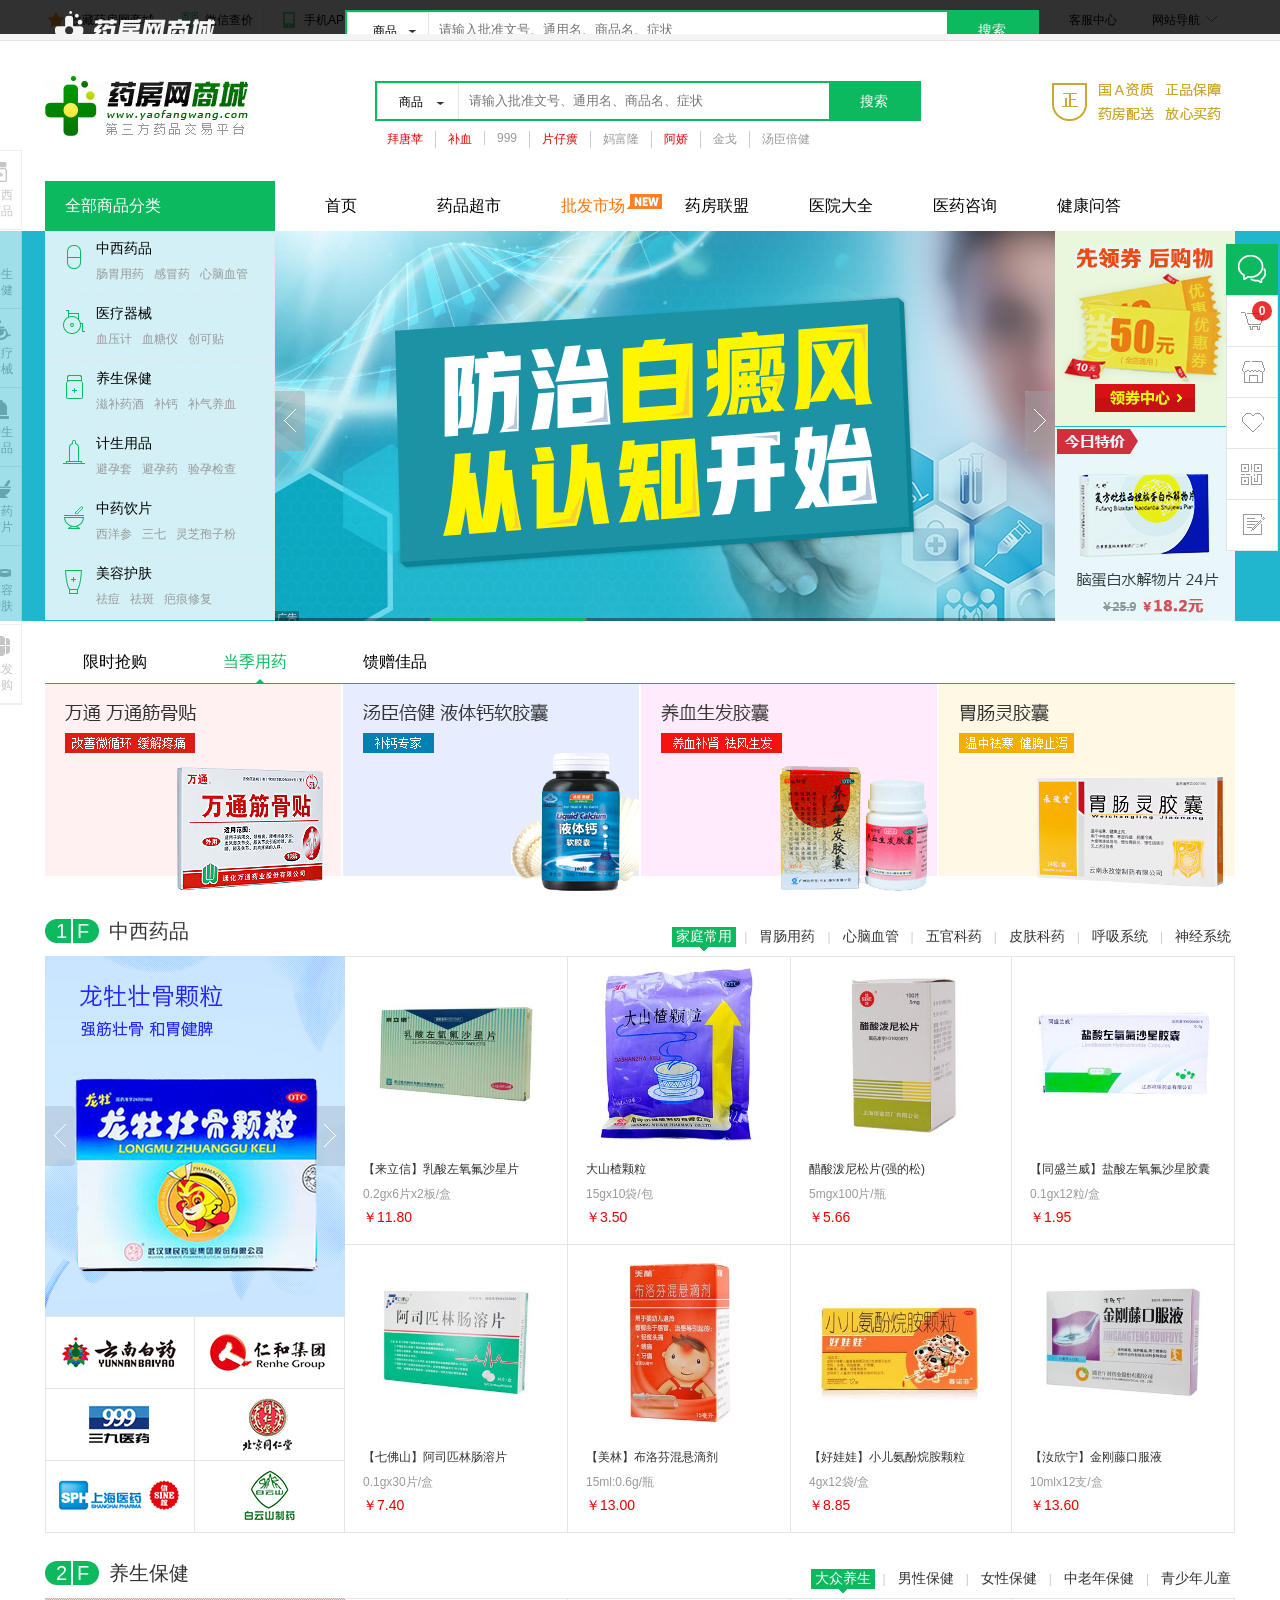
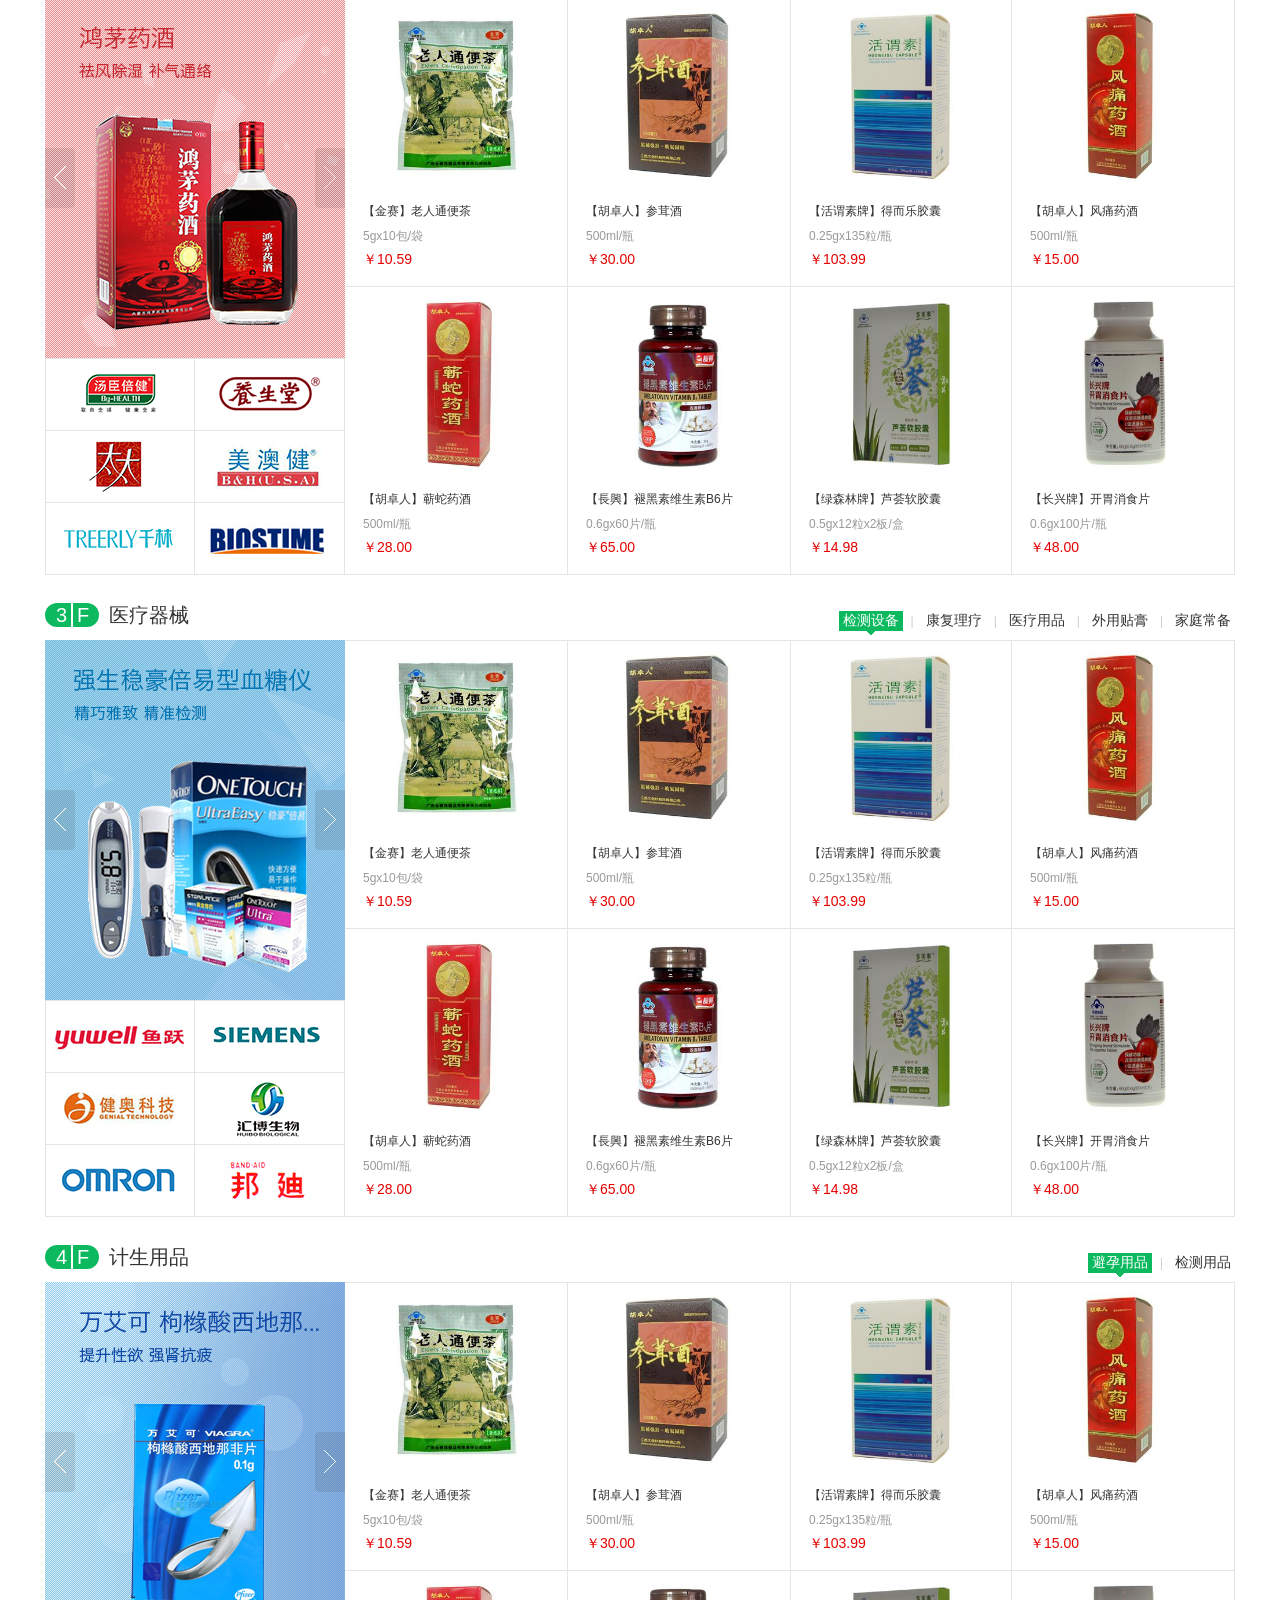
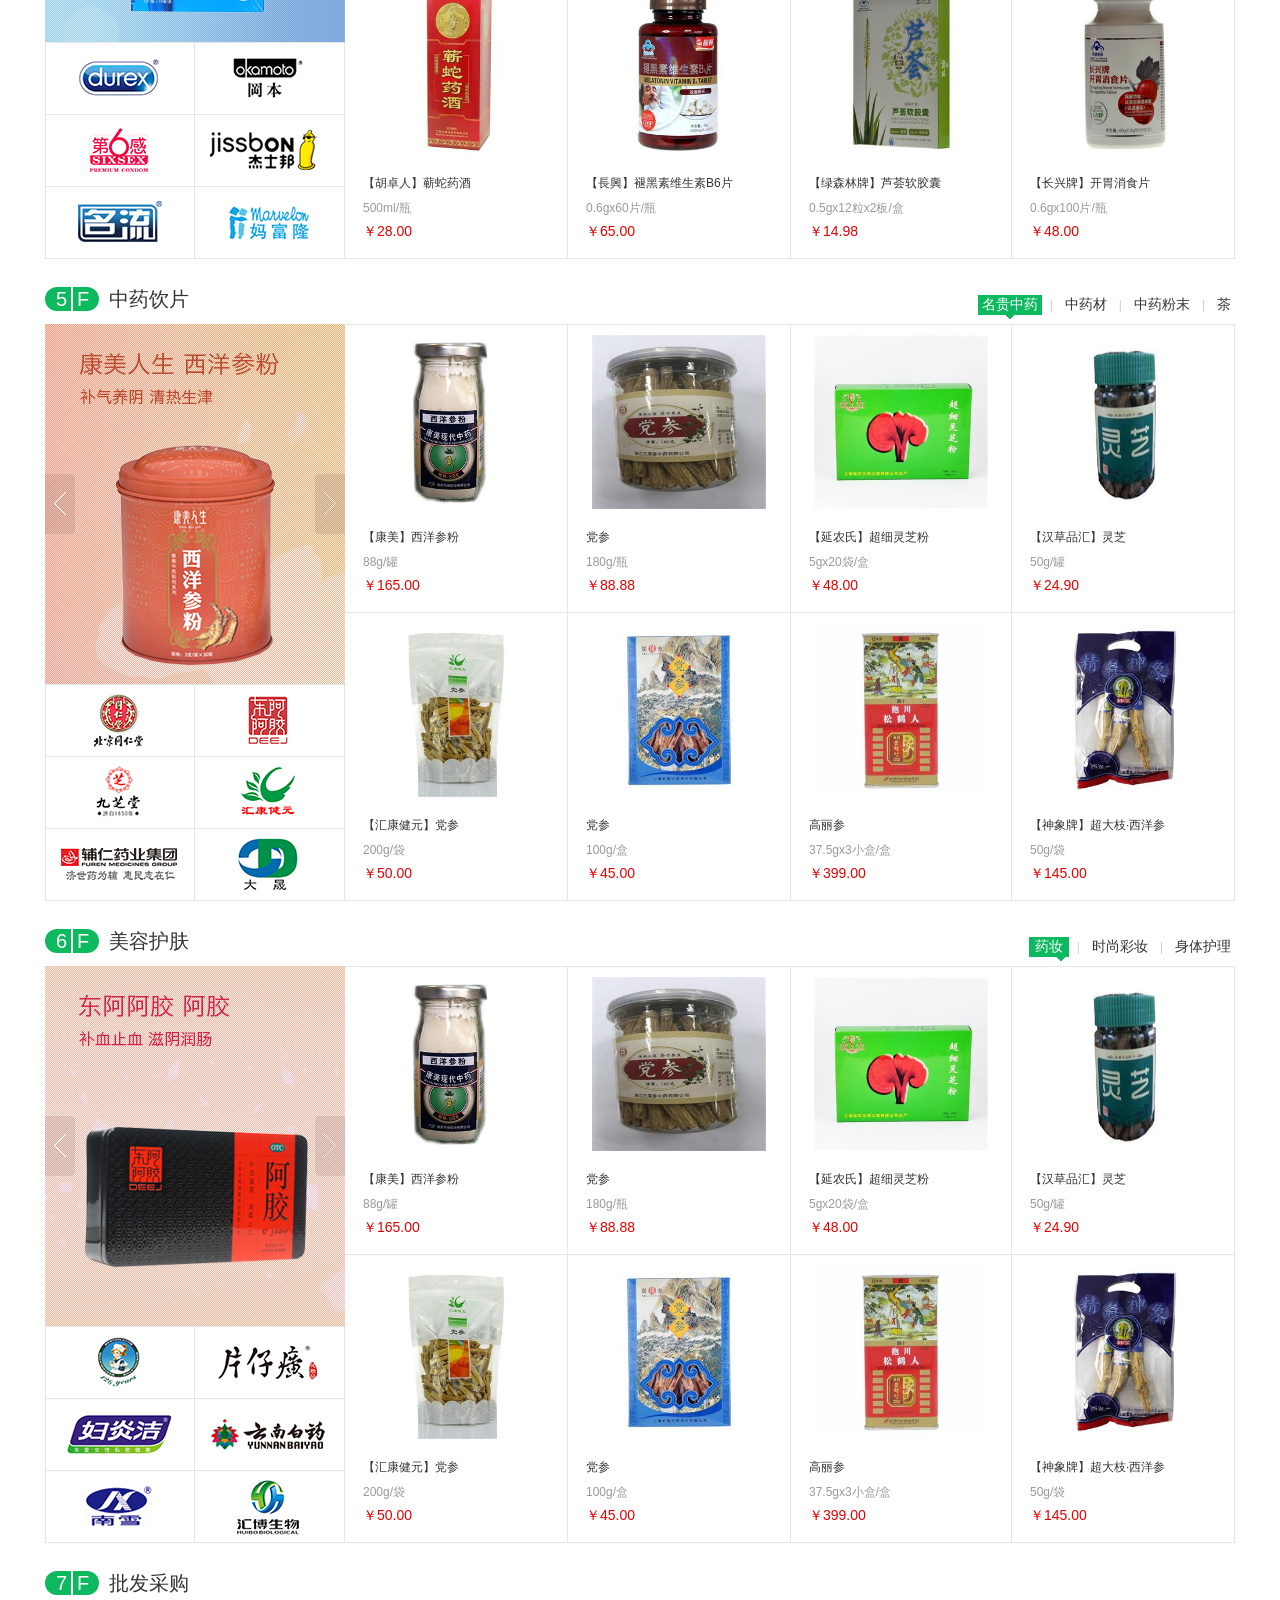
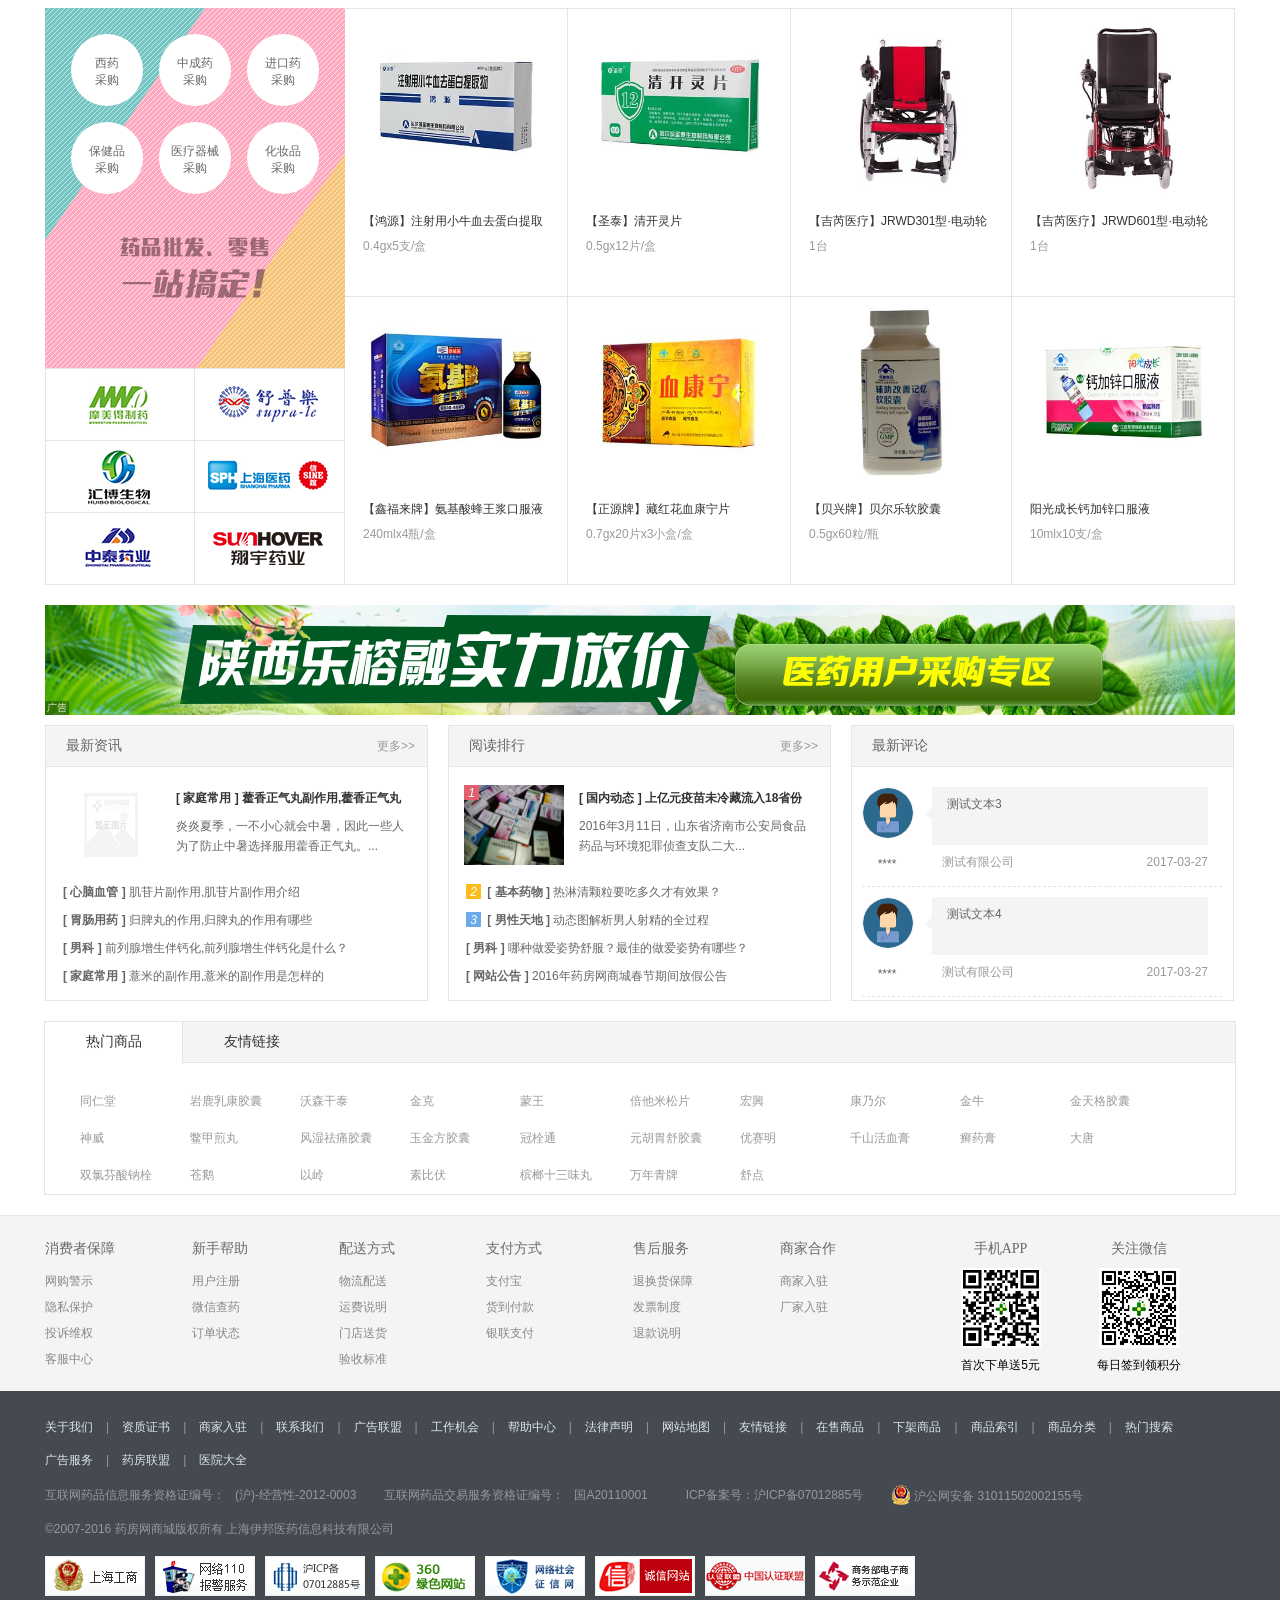
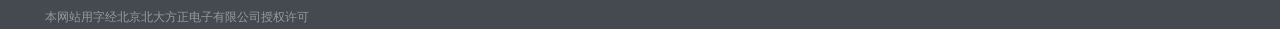
<file: electronic business website/html/index.html>
<!DOCTYPE html>
<html lang="en">
<head>
	<meta charset="UTF-8">
	<title></title>
	<!--引入初始化样式-->
	<link rel="stylesheet" type="text/css" href="../css/initial.css">
	<!--引入首页样式-->
	<link rel="stylesheet" type="text/css" href="../css/index.css">
	<!--引入头尾样式-->
	<link rel="stylesheet" type="text/css" href="../css/external/index_head.css">
	<link rel="stylesheet" type="text/css" href="../css/external/index_foot.css">
	<!--引入固定侧边栏样式-->
	<link rel="stylesheet" type="text/css" href="../css/external/fixation.css">
	<!--引入JQuery库-->
	<script type="text/javascript" src="../JQku/jquery-1.12.4.js"></script>
	<script type="text/javascript" src="../JQku/jquery.cookie.js"></script>
</head>
<body>
	<!--引入首页头部内容-->
	<div id="header"></div>
	<script type="text/javascript" src="../js/external/index_head.js"></script>

	<!--引入固定侧边栏内容-->
	<div id="fixation"></div>
	<script type="text/javascript" src="../js/external/fixation.js"></script>

	
	<!-- banner 轮播图-->
	<div class="banner">
		<ul class="ban-ul">
			<li class="ban-ul-li1">
				<div class="ban-ul-div">
					<a href="goods.html">
						<img src="../imgs/index/banner/yxhn.jpg">
					</a>
					<img src="../imgs/index/banner/gg.png" class="ul-div-img">
				
					<div class="ad">
						<a href="goods.html">
							<img src="../imgs/index/banner/yhj.png">
						</a>
						<a href="goods.html">
							<img src="../imgs/index/banner/tejia.jpg">
						</a>
					</div>
				</div>
			</li> 
			 <li class="ban-ul-li2">
				<div class="ban-ul-div">
					<a href="#">
						<img src="../imgs/index/banner/bdf.jpg">
					</a>
					<img src="../imgs/index/banner/gg.png" class="ul-div-img">
					<div class="ad">
						<a href="#">
							<img src="../imgs/index/banner/yhj.png">
						</a>
						<a href="#">
							<img src="../imgs/index/banner/tejia.jpg">
						</a>
					</div>
				</div>
			</li>
			<li class="ban-ul-li3">
				<div class="ban-ul-div">
					<a href="#">
						<img src="../imgs/index/banner/cjfx.jpg">
					</a>
					<img src="../imgs/index/banner/gg.png" class="ul-div-img">
					<div class="ad">
						<a href="#">
							<img src="../imgs/index/banner/yhj.png">
						</a>
						<a href="#">
							<img src="../imgs/index/banner/tejia.jpg">
						</a>
					</div>
				</div>
			</li>
			<li class="ban-ul-li4">
				<div class="ban-ul-div">
					<a href="#">
						<img src="../imgs/index/banner/s500.jpg">
					</a>
					<img src="../imgs/index/banner/gg.png" class="ul-div-img">
					<div class="ad">
						<a href="#">
							<img src="../imgs/index/banner/yhj.png">
						</a>
						<a href="#">
							<img src="../imgs/index/banner/tejia.jpg">
						</a>
					</div>
				</div>
			</li>
			<li class="ban-ul-li5">
				<div class="ban-ul-div">
					<a href="#">
						<img src="../imgs/index/banner/app.jpg">
					</a>
					<img src="../imgs/index/banner/gg.png" class="ul-div-img">
					<div class="ad">
						<a href="#">
							<img src="../imgs/index/banner/yhj.png">
						</a>
						<a href="#">
							<img src="../imgs/index/banner/tejia.jpg">
						</a>
					</div>
				</div>
			</li>

			<!--索引区-->
			<div class="index-ul">
				<div class="index-ul-2">	
				</div>
			</div>

			<!--左右点击轮播-->
			<div class="index-box">
				<div class="index-left"></div>
				<div class="index-right"></div>
			</div>
		</ul>
	</div>

	<!--tab选项卡-->
	<div class="tab-box">
		<!-- banner 图下tab 选项卡-->
		<div class="tab tab-one">
			<ul class="tab-ul">
				<li name="1">
					<a href="javascript:;" class="tab-color">限时抢购<i></i></a>
				</li>
				<li name="2">
					<a href="javascript:;">当季用药<i></i></a>
				</li>
				<li name="3">
					<a href="javascript:;">馈赠佳品<i></i></a>
				</li>
			</ul>
			<div class="tab-div" name="1" style="display: block;">
				<a href="#">
					<img src="../imgs/index/tab/als.png">
				</a>
				<a href="#">
					<img src="../imgs/index/tab/nbjn.png">
				</a>
				<a href="#">
					<img src="../imgs/index/tab/xll.png">
				</a>
				<a href="#">
					<img src="../imgs/index/tab/gyjn.png">
				</a>
			</div> 
			<div class="tab-div"  name="2">
				<a href="#">
					<img src="../imgs/index/tab/wtjgt.png">
				</a>
				<a href="#">
					<img src="../imgs/index/tab/tcbj.png">
				</a>
				<a href="#">
					<img src="../imgs/index/tab/yxsf.png">
				</a>
				<a href="#">
					<img src="../imgs/index/tab/wcljn.png">
				</a>
			</div>
			<div class="tab-div"  name="3">
				<a href="#">
					<img src="../imgs/index/tab/hmyj.png">
				</a>
				<a href="#">
					<img src="../imgs/index/tab/yejn.png">
				</a>
				<a href="#">
					<img src="../imgs/index/tab/yyrjn.png">
				</a>
				<a href="#">
					<img src="../imgs/index/tab/txg.png">
				</a>
			</div>
		</div>
		<!--1楼中西药品-->
		<div class="tab stair-one" id="1F">
			<div class="stair-title">
				<span class="title-span">
					<i class="l">1</i>
					<i class="r">F</i>
				</span>
				<h2>中西药品</h2>
				<div class="title-right" id="title-right">
					<a href="#" class="aaa" name="0">
						神经系统
						<i></i>
					</a>
					<label>|</label>
					<a href="#" class="aaa" name="1">
						呼吸系统
						<i></i>
					</a>
					<label>|</label>
					<a href="#" class="aaa" name="2">
						皮肤科药
						<i></i>
					</a>
					<label>|</label>
					<a href="#" class="aaa" name="3">
						五官科药
						<i></i>
					</a>
					<label>|</label>
					<a href="#" class="aaa" name="4">
						心脑血管
						<i></i>
					</a>
					<label>|</label>
					<a href="#" class="aaa" name="5">
						胃肠用药
						<i></i>
					</a>
					<label>|</label>
					<a href="#" class="title-color" name="6">
						家庭常用
						<i></i>
					</a>
				</div>
			</div>
			<div class="stair-content">
				<div class="content-left">
					<!--轮播图-->
					<ul class="content-left-ul_1 content-left-ul">
						<li><a href="#"><img src="../imgs/index/tab/zxyp/yckfy.png" alt=""></a></li>
						<li><a href="#"><img src="../imgs/index/tab/zxyp/lmzg.png" alt=""></a></li>
					</ul>
					<div class="left-btn-box">
						<a href="javascript:;" class="left-btn-box-left"></a>
						<a href="javascript:;" class="left-btn-box-right"></a>
					</div>
					<div class="content-left-brand">
						<a href="#" class="brand-fi1"><img src="../imgs/index/tab/zxyp/zxyp-logo-1.png" alt=""></a>
						<a href="#"><img src="../imgs/index/tab/zxyp/zxyp-logo-2.png" alt=""></a>
						<a href="#" class="brand-fi1"><img src="../imgs/index/tab/zxyp/zxyp-logo-3.png" alt=""></a>
						<a href="#"><img src="../imgs/index/tab/zxyp/zxyp-logo-4.png" alt=""></a>
						<a href="#" class="brand-fi1"><img src="../imgs/index/tab/zxyp/zxyp-logo-5.png" alt=""></a>
						<a href="#"><img src="../imgs/index/tab/zxyp/zxyp-logo-6.png" alt=""></a>
					</div>
				</div>
				<ul class="contnet-right">
					<li>
						<a href="#" class="photo"><img src="../imgs/index/tab/zxyp/06a9131a-6677-4d6a-8720-ca1e5ee9c2306819.jpg_300x300.jpg" alt=""></a>
						<a href="#" class="right-txt">【来立信】乳酸左氧氟沙星片</a>
						<p class="right-p-st">0.2gx6片x2板/盒</p>
						<p class="right-p-money">￥11.80</p>
					</li>
					<li>
						<a href="#" class="photo"><img src="../imgs/index/tab/zxyp/60e0c729-d69a-49e0-92ba-1dc5898715546495.jpg_300x300.jpg" alt=""></a>
						<a href="#" class="right-txt">大山楂颗粒</a>
						<p class="right-p-st">15gx10袋/包</p>
						<p class="right-p-money">￥3.50</p>
					</li>
					<li class="li-last">
						<a href="#" class="photo"><img src="../imgs/index/tab/zxyp/19b41c8c-e038-4f83-9856-e5d0283676e39306.jpg_300x300.jpg" alt=""></a>
						<a href="#" class="right-txt">醋酸泼尼松片(强的松)</a>
						<p class="right-p-st">5mgx100片/瓶</p>
						<p class="right-p-money">￥5.66</p>
					</li>
					<li>
						<a href="#" class="photo"><img src="../imgs/index/tab/zxyp/d9c94e69-5c9b-4a19-87d3-c1b048ed4d4f8526.jpg_300x300.jpg" alt=""></a>
						<a href="#" class="right-txt">【同盛兰威】盐酸左氧氟沙星胶囊</a>
						<p class="right-p-st">0.1gx12粒/盒</p>
						<p class="right-p-money">￥1.95</p>
					</li>
					<li>
						<a href="#" class="photo"><img src="../imgs/index/tab/zxyp/34e599b0-9aea-4bb3-ade8-112aa57f55749934.jpg_300x300.jpg" alt=""></a>
						<a href="#" class="right-txt">【七佛山】阿司匹林肠溶片</a>
						<p class="right-p-st">0.1gx30片/盒</p>
						<p class="right-p-money">￥7.40</p>
					</li>
					<li>
						<a href="#" class="photo"><img src="../imgs/index/tab/zxyp/e4b726ad-1960-4d06-bf92-80c7bf7442554617.jpg_300x300.jpg" alt=""></a>
						<a href="#" class="right-txt">【美林】布洛芬混悬滴剂</a>
						<p class="right-p-st">15ml:0.6g/瓶</p>
						<p class="right-p-money">￥13.00</p>
					</li>
					<li class="li-last">
						<a href="#" class="photo"><img src="../imgs/index/tab/zxyp/c8ef02d3-199b-4ec0-91e8-070de06e3c0c8761.jpg_300x300.jpg" alt=""></a>
						<a href="#" class="right-txt">【好娃娃】小儿氨酚烷胺颗粒</a>
						<p class="right-p-st">4gx12袋/盒</p>
						<p class="right-p-money">￥8.85</p>
					</li>
					<li>
						<a href="#" class="photo"><img src="../imgs/index/tab/zxyp/e8f39846-7fdb-407a-99ca-8bb6f78416862457.jpg_300x300.jpg" alt=""></a>
						<a href="#" class="right-txt">【汝欣宁】金刚藤口服液</a>
						<p class="right-p-st">10mlx12支/盒</p>
						<p class="right-p-money">￥13.60</p>
					</li>
				</ul>

				<ul class="contnet-right">
					<li>
						<a href="#" class="photo"><img src="../imgs/index/tab/ysbj/da3e8cd8-5e1b-4f0b-af35-93f3e9be045f5155.jpg_300x300.jpg" alt=""></a>
						<a href="#" class="right-txt">【金赛】老人通便茶</a>
						<p class="right-p-st">5gx10包/袋</p>
						<p class="right-p-money">￥10.59</p>
					</li>
					<li>
						<a href="#" class="photo"><img src="../imgs/index/tab/ysbj/f7cbd811-63a6-40fe-8a85-de5dae3363e03323.jpg_300x300.jpg" alt=""></a>
						<a href="#" class="right-txt">【胡卓人】参茸酒</a>
						<p class="right-p-st">500ml/瓶</p>
						<p class="right-p-money">￥30.00</p>
					</li>
					<li class="li-last">
						<a href="#" class="photo"><img src="../imgs/index/tab/ysbj/a9eaf0d9-46f7-4957-b4ef-054f8cb0c1dd2160.jpg_300x300.jpg" alt=""></a>
						<a href="#" class="right-txt">【活谓素牌】得而乐胶囊</a>
						<p class="right-p-st">0.25gx135粒/瓶</p>
						<p class="right-p-money">￥103.99</p>
					</li>
					<li>
						<a href="#" class="photo"><img src="../imgs/index/tab/ysbj/c9186f12-6637-4a40-a553-538803eb71742712.jpg_300x300.jpg" alt=""></a>
						<a href="#" class="right-txt">【胡卓人】风痛药酒</a>
						<p class="right-p-st">500ml/瓶</p>
						<p class="right-p-money">￥15.00</p>
					</li>
					<li>
						<a href="#" class="photo"><img src="../imgs/index/tab/ysbj/ad5156de-c48b-49c2-98e8-f1b44f6281704946.jpg_300x300.jpg" alt=""></a>
						<a href="goods.html" class="right-txt">【胡卓人】蕲蛇药酒</a>
						<p class="right-p-st">500ml/瓶</p>
						<p class="right-p-money">￥28.00</p>
					</li>
					<li>
						<a href="#" class="photo"><img src="../imgs/index/tab/ysbj/777b37df-bcd1-4d6f-9343-d86dea8ee77d2060.jpg_300x300.jpg" alt=""></a>
						<a href="#" class="right-txt">【長興】褪黑素维生素B6片</a>
						<p class="right-p-st">0.6gx60片/瓶</p>
						<p class="right-p-money">￥65.00</p>
					</li>
					<li class="li-last">
						<a href="#" class="photo"><img src="../imgs/index/tab/ysbj/d67f1c45-8aa6-4e5b-9d25-061eda8e54368614.jpg_300x300.jpg" alt=""></a>
						<a href="#" class="right-txt">【绿森林牌】芦荟软胶囊</a>
						<p class="right-p-st">0.5gx12粒x2板/盒</p>
						<p class="right-p-money">￥14.98</p>
					</li>
					<li>
						<a href="#" class="photo"><img src="../imgs/index/tab/ysbj/b36e19fb-5547-485a-a888-be53fc0e04648315.jpg_300x300.jpg" alt=""></a>
						<a href="#" class="right-txt">【长兴牌】开胃消食片</a>
						<p class="right-p-st">0.6gx100片/瓶</p>
						<p class="right-p-money">￥48.00</p>
					</li>
				</ul>

				<ul class="contnet-right">
					<li>
						<a href="#" class="photo"><img src="../imgs/index/tab/zxyp/06a9131a-6677-4d6a-8720-ca1e5ee9c2306819.jpg_300x300.jpg" alt=""></a>
						<a href="#" class="right-txt">【来立信】乳酸左氧氟沙星片</a>
						<p class="right-p-st">0.2gx6片x2板/盒</p>
						<p class="right-p-money">￥11.80</p>
					</li>
					<li>
						<a href="#" class="photo"><img src="../imgs/index/tab/zxyp/60e0c729-d69a-49e0-92ba-1dc5898715546495.jpg_300x300.jpg" alt=""></a>
						<a href="#" class="right-txt">大山楂颗粒</a>
						<p class="right-p-st">15gx10袋/包</p>
						<p class="right-p-money">￥3.50</p>
					</li>
					<li class="li-last">
						<a href="#" class="photo"><img src="../imgs/index/tab/zxyp/19b41c8c-e038-4f83-9856-e5d0283676e39306.jpg_300x300.jpg" alt=""></a>
						<a href="#" class="right-txt">醋酸泼尼松片(强的松)</a>
						<p class="right-p-st">5mgx100片/瓶</p>
						<p class="right-p-money">￥5.66</p>
					</li>
					<li>
						<a href="#" class="photo"><img src="../imgs/index/tab/zxyp/d9c94e69-5c9b-4a19-87d3-c1b048ed4d4f8526.jpg_300x300.jpg" alt=""></a>
						<a href="#" class="right-txt">【同盛兰威】盐酸左氧氟沙星胶囊</a>
						<p class="right-p-st">0.1gx12粒/盒</p>
						<p class="right-p-money">￥1.95</p>
					</li>
					<li>
						<a href="#" class="photo"><img src="../imgs/index/tab/zxyp/34e599b0-9aea-4bb3-ade8-112aa57f55749934.jpg_300x300.jpg" alt=""></a>
						<a href="#" class="right-txt">【七佛山】阿司匹林肠溶片</a>
						<p class="right-p-st">0.1gx30片/盒</p>
						<p class="right-p-money">￥7.40</p>
					</li>
					<li>
						<a href="#" class="photo"><img src="../imgs/index/tab/zxyp/e4b726ad-1960-4d06-bf92-80c7bf7442554617.jpg_300x300.jpg" alt=""></a>
						<a href="#" class="right-txt">【美林】布洛芬混悬滴剂</a>
						<p class="right-p-st">15ml:0.6g/瓶</p>
						<p class="right-p-money">￥13.00</p>
					</li>
					<li class="li-last">
						<a href="#" class="photo"><img src="../imgs/index/tab/zxyp/c8ef02d3-199b-4ec0-91e8-070de06e3c0c8761.jpg_300x300.jpg" alt=""></a>
						<a href="#" class="right-txt">【好娃娃】小儿氨酚烷胺颗粒</a>
						<p class="right-p-st">4gx12袋/盒</p>
						<p class="right-p-money">￥8.85</p>
					</li>
					<li>
						<a href="#" class="photo"><img src="../imgs/index/tab/zxyp/e8f39846-7fdb-407a-99ca-8bb6f78416862457.jpg_300x300.jpg" alt=""></a>
						<a href="#" class="right-txt">【汝欣宁】金刚藤口服液</a>
						<p class="right-p-st">10mlx12支/盒</p>
						<p class="right-p-money">￥13.60</p>
					</li>
				</ul>


				<ul class="contnet-right">
					<li>
						<a href="#" class="photo"><img src="../imgs/index/tab/ysbj/da3e8cd8-5e1b-4f0b-af35-93f3e9be045f5155.jpg_300x300.jpg" alt=""></a>
						<a href="#" class="right-txt">【金赛】老人通便茶</a>
						<p class="right-p-st">5gx10包/袋</p>
						<p class="right-p-money">￥10.59</p>
					</li>
					<li>
						<a href="#" class="photo"><img src="../imgs/index/tab/ysbj/f7cbd811-63a6-40fe-8a85-de5dae3363e03323.jpg_300x300.jpg" alt=""></a>
						<a href="#" class="right-txt">【胡卓人】参茸酒</a>
						<p class="right-p-st">500ml/瓶</p>
						<p class="right-p-money">￥30.00</p>
					</li>
					<li class="li-last">
						<a href="#" class="photo"><img src="../imgs/index/tab/ysbj/a9eaf0d9-46f7-4957-b4ef-054f8cb0c1dd2160.jpg_300x300.jpg" alt=""></a>
						<a href="#" class="right-txt">【活谓素牌】得而乐胶囊</a>
						<p class="right-p-st">0.25gx135粒/瓶</p>
						<p class="right-p-money">￥103.99</p>
					</li>
					<li>
						<a href="#" class="photo"><img src="../imgs/index/tab/ysbj/c9186f12-6637-4a40-a553-538803eb71742712.jpg_300x300.jpg" alt=""></a>
						<a href="#" class="right-txt">【胡卓人】风痛药酒</a>
						<p class="right-p-st">500ml/瓶</p>
						<p class="right-p-money">￥15.00</p>
					</li>
					<li>
						<a href="#" class="photo"><img src="../imgs/index/tab/ysbj/ad5156de-c48b-49c2-98e8-f1b44f6281704946.jpg_300x300.jpg" alt=""></a>
						<a href="goods.html" class="right-txt">【胡卓人】蕲蛇药酒</a>
						<p class="right-p-st">500ml/瓶</p>
						<p class="right-p-money">￥28.00</p>
					</li>
					<li>
						<a href="#" class="photo"><img src="../imgs/index/tab/ysbj/777b37df-bcd1-4d6f-9343-d86dea8ee77d2060.jpg_300x300.jpg" alt=""></a>
						<a href="#" class="right-txt">【長興】褪黑素维生素B6片</a>
						<p class="right-p-st">0.6gx60片/瓶</p>
						<p class="right-p-money">￥65.00</p>
					</li>
					<li class="li-last">
						<a href="#" class="photo"><img src="../imgs/index/tab/ysbj/d67f1c45-8aa6-4e5b-9d25-061eda8e54368614.jpg_300x300.jpg" alt=""></a>
						<a href="#" class="right-txt">【绿森林牌】芦荟软胶囊</a>
						<p class="right-p-st">0.5gx12粒x2板/盒</p>
						<p class="right-p-money">￥14.98</p>
					</li>
					<li>
						<a href="#" class="photo"><img src="../imgs/index/tab/ysbj/b36e19fb-5547-485a-a888-be53fc0e04648315.jpg_300x300.jpg" alt=""></a>
						<a href="#" class="right-txt">【长兴牌】开胃消食片</a>
						<p class="right-p-st">0.6gx100片/瓶</p>
						<p class="right-p-money">￥48.00</p>
					</li>
				</ul>

				<ul class="contnet-right">
					<li>
						<a href="#" class="photo"><img src="../imgs/index/tab/zxyp/06a9131a-6677-4d6a-8720-ca1e5ee9c2306819.jpg_300x300.jpg" alt=""></a>
						<a href="#" class="right-txt">【来立信】乳酸左氧氟沙星片</a>
						<p class="right-p-st">0.2gx6片x2板/盒</p>
						<p class="right-p-money">￥11.80</p>
					</li>
					<li>
						<a href="#" class="photo"><img src="../imgs/index/tab/zxyp/60e0c729-d69a-49e0-92ba-1dc5898715546495.jpg_300x300.jpg" alt=""></a>
						<a href="#" class="right-txt">大山楂颗粒</a>
						<p class="right-p-st">15gx10袋/包</p>
						<p class="right-p-money">￥3.50</p>
					</li>
					<li class="li-last">
						<a href="#" class="photo"><img src="../imgs/index/tab/zxyp/19b41c8c-e038-4f83-9856-e5d0283676e39306.jpg_300x300.jpg" alt=""></a>
						<a href="#" class="right-txt">醋酸泼尼松片(强的松)</a>
						<p class="right-p-st">5mgx100片/瓶</p>
						<p class="right-p-money">￥5.66</p>
					</li>
					<li>
						<a href="#" class="photo"><img src="../imgs/index/tab/zxyp/d9c94e69-5c9b-4a19-87d3-c1b048ed4d4f8526.jpg_300x300.jpg" alt=""></a>
						<a href="#" class="right-txt">【同盛兰威】盐酸左氧氟沙星胶囊</a>
						<p class="right-p-st">0.1gx12粒/盒</p>
						<p class="right-p-money">￥1.95</p>
					</li>
					<li>
						<a href="#" class="photo"><img src="../imgs/index/tab/zxyp/34e599b0-9aea-4bb3-ade8-112aa57f55749934.jpg_300x300.jpg" alt=""></a>
						<a href="#" class="right-txt">【七佛山】阿司匹林肠溶片</a>
						<p class="right-p-st">0.1gx30片/盒</p>
						<p class="right-p-money">￥7.40</p>
					</li>
					<li>
						<a href="#" class="photo"><img src="../imgs/index/tab/zxyp/e4b726ad-1960-4d06-bf92-80c7bf7442554617.jpg_300x300.jpg" alt=""></a>
						<a href="#" class="right-txt">【美林】布洛芬混悬滴剂</a>
						<p class="right-p-st">15ml:0.6g/瓶</p>
						<p class="right-p-money">￥13.00</p>
					</li>
					<li class="li-last">
						<a href="#" class="photo"><img src="../imgs/index/tab/zxyp/c8ef02d3-199b-4ec0-91e8-070de06e3c0c8761.jpg_300x300.jpg" alt=""></a>
						<a href="#" class="right-txt">【好娃娃】小儿氨酚烷胺颗粒</a>
						<p class="right-p-st">4gx12袋/盒</p>
						<p class="right-p-money">￥8.85</p>
					</li>
					<li>
						<a href="#" class="photo"><img src="../imgs/index/tab/zxyp/e8f39846-7fdb-407a-99ca-8bb6f78416862457.jpg_300x300.jpg" alt=""></a>
						<a href="#" class="right-txt">【汝欣宁】金刚藤口服液</a>
						<p class="right-p-st">10mlx12支/盒</p>
						<p class="right-p-money">￥13.60</p>
					</li>
				</ul>


				<ul class="contnet-right">
					<li>
						<a href="#" class="photo"><img src="../imgs/index/tab/ysbj/da3e8cd8-5e1b-4f0b-af35-93f3e9be045f5155.jpg_300x300.jpg" alt=""></a>
						<a href="#" class="right-txt">【金赛】老人通便茶</a>
						<p class="right-p-st">5gx10包/袋</p>
						<p class="right-p-money">￥10.59</p>
					</li>
					<li>
						<a href="#" class="photo"><img src="../imgs/index/tab/ysbj/f7cbd811-63a6-40fe-8a85-de5dae3363e03323.jpg_300x300.jpg" alt=""></a>
						<a href="#" class="right-txt">【胡卓人】参茸酒</a>
						<p class="right-p-st">500ml/瓶</p>
						<p class="right-p-money">￥30.00</p>
					</li>
					<li class="li-last">
						<a href="#" class="photo"><img src="../imgs/index/tab/ysbj/a9eaf0d9-46f7-4957-b4ef-054f8cb0c1dd2160.jpg_300x300.jpg" alt=""></a>
						<a href="#" class="right-txt">【活谓素牌】得而乐胶囊</a>
						<p class="right-p-st">0.25gx135粒/瓶</p>
						<p class="right-p-money">￥103.99</p>
					</li>
					<li>
						<a href="#" class="photo"><img src="../imgs/index/tab/ysbj/c9186f12-6637-4a40-a553-538803eb71742712.jpg_300x300.jpg" alt=""></a>
						<a href="#" class="right-txt">【胡卓人】风痛药酒</a>
						<p class="right-p-st">500ml/瓶</p>
						<p class="right-p-money">￥15.00</p>
					</li>
					<li>
						<a href="#" class="photo"><img src="../imgs/index/tab/ysbj/ad5156de-c48b-49c2-98e8-f1b44f6281704946.jpg_300x300.jpg" alt=""></a>
						<a href="goods.html" class="right-txt">【胡卓人】蕲蛇药酒</a>
						<p class="right-p-st">500ml/瓶</p>
						<p class="right-p-money">￥28.00</p>
					</li>
					<li>
						<a href="#" class="photo"><img src="../imgs/index/tab/ysbj/777b37df-bcd1-4d6f-9343-d86dea8ee77d2060.jpg_300x300.jpg" alt=""></a>
						<a href="#" class="right-txt">【長興】褪黑素维生素B6片</a>
						<p class="right-p-st">0.6gx60片/瓶</p>
						<p class="right-p-money">￥65.00</p>
					</li>
					<li class="li-last">
						<a href="#" class="photo"><img src="../imgs/index/tab/ysbj/d67f1c45-8aa6-4e5b-9d25-061eda8e54368614.jpg_300x300.jpg" alt=""></a>
						<a href="#" class="right-txt">【绿森林牌】芦荟软胶囊</a>
						<p class="right-p-st">0.5gx12粒x2板/盒</p>
						<p class="right-p-money">￥14.98</p>
					</li>
					<li>
						<a href="#" class="photo"><img src="../imgs/index/tab/ysbj/b36e19fb-5547-485a-a888-be53fc0e04648315.jpg_300x300.jpg" alt=""></a>
						<a href="#" class="right-txt">【长兴牌】开胃消食片</a>
						<p class="right-p-st">0.6gx100片/瓶</p>
						<p class="right-p-money">￥48.00</p>
					</li>
				</ul>

				<ul class="contnet-right">
					<li>
						<a href="#" class="photo"><img src="../imgs/index/tab/zxyp/06a9131a-6677-4d6a-8720-ca1e5ee9c2306819.jpg_300x300.jpg" alt=""></a>
						<a href="#" class="right-txt">【来立信】乳酸左氧氟沙星片</a>
						<p class="right-p-st">0.2gx6片x2板/盒</p>
						<p class="right-p-money">￥11.80</p>
					</li>
					<li>
						<a href="#" class="photo"><img src="../imgs/index/tab/zxyp/60e0c729-d69a-49e0-92ba-1dc5898715546495.jpg_300x300.jpg" alt=""></a>
						<a href="#" class="right-txt">大山楂颗粒</a>
						<p class="right-p-st">15gx10袋/包</p>
						<p class="right-p-money">￥3.50</p>
					</li>
					<li class="li-last">
						<a href="#" class="photo"><img src="../imgs/index/tab/zxyp/19b41c8c-e038-4f83-9856-e5d0283676e39306.jpg_300x300.jpg" alt=""></a>
						<a href="#" class="right-txt">醋酸泼尼松片(强的松)</a>
						<p class="right-p-st">5mgx100片/瓶</p>
						<p class="right-p-money">￥5.66</p>
					</li>
					<li>
						<a href="#" class="photo"><img src="../imgs/index/tab/zxyp/d9c94e69-5c9b-4a19-87d3-c1b048ed4d4f8526.jpg_300x300.jpg" alt=""></a>
						<a href="#" class="right-txt">【同盛兰威】盐酸左氧氟沙星胶囊</a>
						<p class="right-p-st">0.1gx12粒/盒</p>
						<p class="right-p-money">￥1.95</p>
					</li>
					<li>
						<a href="#" class="photo"><img src="../imgs/index/tab/zxyp/34e599b0-9aea-4bb3-ade8-112aa57f55749934.jpg_300x300.jpg" alt=""></a>
						<a href="#" class="right-txt">【七佛山】阿司匹林肠溶片</a>
						<p class="right-p-st">0.1gx30片/盒</p>
						<p class="right-p-money">￥7.40</p>
					</li>
					<li>
						<a href="#" class="photo"><img src="../imgs/index/tab/zxyp/e4b726ad-1960-4d06-bf92-80c7bf7442554617.jpg_300x300.jpg" alt=""></a>
						<a href="#" class="right-txt">【美林】布洛芬混悬滴剂</a>
						<p class="right-p-st">15ml:0.6g/瓶</p>
						<p class="right-p-money">￥13.00</p>
					</li>
					<li class="li-last">
						<a href="#" class="photo"><img src="../imgs/index/tab/zxyp/c8ef02d3-199b-4ec0-91e8-070de06e3c0c8761.jpg_300x300.jpg" alt=""></a>
						<a href="#" class="right-txt">【好娃娃】小儿氨酚烷胺颗粒</a>
						<p class="right-p-st">4gx12袋/盒</p>
						<p class="right-p-money">￥8.85</p>
					</li>
					<li>
						<a href="#" class="photo"><img src="../imgs/index/tab/zxyp/e8f39846-7fdb-407a-99ca-8bb6f78416862457.jpg_300x300.jpg" alt=""></a>
						<a href="#" class="right-txt">【汝欣宁】金刚藤口服液</a>
						<p class="right-p-st">10mlx12支/盒</p>
						<p class="right-p-money">￥13.60</p>
					</li>
				</ul>
			</div>
		</div>

		<!--2楼养生保健-->
		<div class="tab stair-one" id="2F">
			<div class="stair-title">
				<span class="title-span">
					<i class="l">2</i>
					<i class="r">F</i>
				</span>
				<h2>养生保健</h2>
				<div class="title-right">
					<a href="#" name="0">
						青少年儿童
						<i></i>
					</a>
					<label>|</label>
					<a href="#" name="1">
						中老年保健
						<i></i>
					</a>
					<label>|</label>
					<a href="#" name="2">
						女性保健
						<i></i>
					</a>
					<label>|</label>
					<a href="#" name="3">
						男性保健
						<i></i>
					</a>
					<label>|</label>
					<a href="#" class="title-color" name="4">
						大众养生
						<i></i>
					</a>
				</div>
			</div>
			<div class="stair-content">
				<div class="content-left">
					<!--轮播图-->
					<ul class="content-left-ul">
						<li><a href="#"><img src="../imgs/index/tab/ysbj/0524ca7c-68b5-46f4-af9a-e356a57048fa5042.png" alt=""></a></li>
						<li><a href="#"><img src="../imgs/index/tab/ysbj/db231d9d-e5f2-49f5-9f79-3efba6876a7a1028.png" alt=""></a></li>
					</ul>
					<div class="left-btn-box">
						<a href="javascript:;" class="left-btn-box-left"></a>
						<a href="javascript:;" class="left-btn-box-right"></a>
					</div>
					<div class="content-left-brand">
						<a href="#" class="brand-fi1"><img src="../imgs/index/tab/ysbj/ysbj-logo-1.png" alt=""></a>
						<a href="#"><img src="../imgs/index/tab/ysbj/ysbj-logo-2.png" alt=""></a>
						<a href="#" class="brand-fi1"><img src="../imgs/index/tab/ysbj/ysbj-logo-3.png" alt=""></a>
						<a href="#"><img src="../imgs/index/tab/ysbj/ysbj-logo-4.png" alt=""></a>
						<a href="#" class="brand-fi1"><img src="../imgs/index/tab/ysbj/ysbj-logo-5.png" alt=""></a>
						<a href="#"><img src="../imgs/index/tab/ysbj/ysbj-logo-6.png" alt=""></a>
					</div>
				</div>
				<ul class="contnet-right">
					<li>
						<a href="#" class="photo"><img src="../imgs/index/tab/ysbj/da3e8cd8-5e1b-4f0b-af35-93f3e9be045f5155.jpg_300x300.jpg" alt=""></a>
						<a href="#" class="right-txt">【金赛】老人通便茶</a>
						<p class="right-p-st">5gx10包/袋</p>
						<p class="right-p-money">￥10.59</p>
					</li>
					<li>
						<a href="#" class="photo"><img src="../imgs/index/tab/ysbj/f7cbd811-63a6-40fe-8a85-de5dae3363e03323.jpg_300x300.jpg" alt=""></a>
						<a href="#" class="right-txt">【胡卓人】参茸酒</a>
						<p class="right-p-st">500ml/瓶</p>
						<p class="right-p-money">￥30.00</p>
					</li>
					<li class="li-last">
						<a href="#" class="photo"><img src="../imgs/index/tab/ysbj/a9eaf0d9-46f7-4957-b4ef-054f8cb0c1dd2160.jpg_300x300.jpg" alt=""></a>
						<a href="#" class="right-txt">【活谓素牌】得而乐胶囊</a>
						<p class="right-p-st">0.25gx135粒/瓶</p>
						<p class="right-p-money">￥103.99</p>
					</li>
					<li>
						<a href="#" class="photo"><img src="../imgs/index/tab/ysbj/c9186f12-6637-4a40-a553-538803eb71742712.jpg_300x300.jpg" alt=""></a>
						<a href="#" class="right-txt">【胡卓人】风痛药酒</a>
						<p class="right-p-st">500ml/瓶</p>
						<p class="right-p-money">￥15.00</p>
					</li>
					<li>
						<a href="#" class="photo"><img src="../imgs/index/tab/ysbj/ad5156de-c48b-49c2-98e8-f1b44f6281704946.jpg_300x300.jpg" alt=""></a>
						<a href="goods.html" class="right-txt">【胡卓人】蕲蛇药酒</a>
						<p class="right-p-st">500ml/瓶</p>
						<p class="right-p-money">￥28.00</p>
					</li>
					<li>
						<a href="#" class="photo"><img src="../imgs/index/tab/ysbj/777b37df-bcd1-4d6f-9343-d86dea8ee77d2060.jpg_300x300.jpg" alt=""></a>
						<a href="#" class="right-txt">【長興】褪黑素维生素B6片</a>
						<p class="right-p-st">0.6gx60片/瓶</p>
						<p class="right-p-money">￥65.00</p>
					</li>
					<li class="li-last">
						<a href="#" class="photo"><img src="../imgs/index/tab/ysbj/d67f1c45-8aa6-4e5b-9d25-061eda8e54368614.jpg_300x300.jpg" alt=""></a>
						<a href="#" class="right-txt">【绿森林牌】芦荟软胶囊</a>
						<p class="right-p-st">0.5gx12粒x2板/盒</p>
						<p class="right-p-money">￥14.98</p>
					</li>
					<li>
						<a href="#" class="photo"><img src="../imgs/index/tab/ysbj/b36e19fb-5547-485a-a888-be53fc0e04648315.jpg_300x300.jpg" alt=""></a>
						<a href="#" class="right-txt">【长兴牌】开胃消食片</a>
						<p class="right-p-st">0.6gx100片/瓶</p>
						<p class="right-p-money">￥48.00</p>
					</li>
				</ul>

				<ul class="contnet-right">
					<li>
						<a href="#" class="photo"><img src="../imgs/index/tab/zxyp/06a9131a-6677-4d6a-8720-ca1e5ee9c2306819.jpg_300x300.jpg" alt=""></a>
						<a href="#" class="right-txt">【来立信】乳酸左氧氟沙星片</a>
						<p class="right-p-st">0.2gx6片x2板/盒</p>
						<p class="right-p-money">￥11.80</p>
					</li>
					<li>
						<a href="#" class="photo"><img src="../imgs/index/tab/zxyp/60e0c729-d69a-49e0-92ba-1dc5898715546495.jpg_300x300.jpg" alt=""></a>
						<a href="#" class="right-txt">大山楂颗粒</a>
						<p class="right-p-st">15gx10袋/包</p>
						<p class="right-p-money">￥3.50</p>
					</li>
					<li class="li-last">
						<a href="#" class="photo"><img src="../imgs/index/tab/zxyp/19b41c8c-e038-4f83-9856-e5d0283676e39306.jpg_300x300.jpg" alt=""></a>
						<a href="#" class="right-txt">醋酸泼尼松片(强的松)</a>
						<p class="right-p-st">5mgx100片/瓶</p>
						<p class="right-p-money">￥5.66</p>
					</li>
					<li>
						<a href="#" class="photo"><img src="../imgs/index/tab/zxyp/d9c94e69-5c9b-4a19-87d3-c1b048ed4d4f8526.jpg_300x300.jpg" alt=""></a>
						<a href="#" class="right-txt">【同盛兰威】盐酸左氧氟沙星胶囊</a>
						<p class="right-p-st">0.1gx12粒/盒</p>
						<p class="right-p-money">￥1.95</p>
					</li>
					<li>
						<a href="#" class="photo"><img src="../imgs/index/tab/zxyp/34e599b0-9aea-4bb3-ade8-112aa57f55749934.jpg_300x300.jpg" alt=""></a>
						<a href="#" class="right-txt">【七佛山】阿司匹林肠溶片</a>
						<p class="right-p-st">0.1gx30片/盒</p>
						<p class="right-p-money">￥7.40</p>
					</li>
					<li>
						<a href="#" class="photo"><img src="../imgs/index/tab/zxyp/e4b726ad-1960-4d06-bf92-80c7bf7442554617.jpg_300x300.jpg" alt=""></a>
						<a href="#" class="right-txt">【美林】布洛芬混悬滴剂</a>
						<p class="right-p-st">15ml:0.6g/瓶</p>
						<p class="right-p-money">￥13.00</p>
					</li>
					<li class="li-last">
						<a href="#" class="photo"><img src="../imgs/index/tab/zxyp/c8ef02d3-199b-4ec0-91e8-070de06e3c0c8761.jpg_300x300.jpg" alt=""></a>
						<a href="#" class="right-txt">【好娃娃】小儿氨酚烷胺颗粒</a>
						<p class="right-p-st">4gx12袋/盒</p>
						<p class="right-p-money">￥8.85</p>
					</li>
					<li>
						<a href="#" class="photo"><img src="../imgs/index/tab/zxyp/e8f39846-7fdb-407a-99ca-8bb6f78416862457.jpg_300x300.jpg" alt=""></a>
						<a href="#" class="right-txt">【汝欣宁】金刚藤口服液</a>
						<p class="right-p-st">10mlx12支/盒</p>
						<p class="right-p-money">￥13.60</p>
					</li>
				</ul>

				<ul class="contnet-right">
					<li>
						<a href="#" class="photo"><img src="../imgs/index/tab/ysbj/da3e8cd8-5e1b-4f0b-af35-93f3e9be045f5155.jpg_300x300.jpg" alt=""></a>
						<a href="#" class="right-txt">【金赛】老人通便茶</a>
						<p class="right-p-st">5gx10包/袋</p>
						<p class="right-p-money">￥10.59</p>
					</li>
					<li>
						<a href="#" class="photo"><img src="../imgs/index/tab/ysbj/f7cbd811-63a6-40fe-8a85-de5dae3363e03323.jpg_300x300.jpg" alt=""></a>
						<a href="#" class="right-txt">【胡卓人】参茸酒</a>
						<p class="right-p-st">500ml/瓶</p>
						<p class="right-p-money">￥30.00</p>
					</li>
					<li class="li-last">
						<a href="#" class="photo"><img src="../imgs/index/tab/ysbj/a9eaf0d9-46f7-4957-b4ef-054f8cb0c1dd2160.jpg_300x300.jpg" alt=""></a>
						<a href="#" class="right-txt">【活谓素牌】得而乐胶囊</a>
						<p class="right-p-st">0.25gx135粒/瓶</p>
						<p class="right-p-money">￥103.99</p>
					</li>
					<li>
						<a href="#" class="photo"><img src="../imgs/index/tab/ysbj/c9186f12-6637-4a40-a553-538803eb71742712.jpg_300x300.jpg" alt=""></a>
						<a href="#" class="right-txt">【胡卓人】风痛药酒</a>
						<p class="right-p-st">500ml/瓶</p>
						<p class="right-p-money">￥15.00</p>
					</li>
					<li>
						<a href="#" class="photo"><img src="../imgs/index/tab/ysbj/ad5156de-c48b-49c2-98e8-f1b44f6281704946.jpg_300x300.jpg" alt=""></a>
						<a href="goods.html" class="right-txt">【胡卓人】蕲蛇药酒</a>
						<p class="right-p-st">500ml/瓶</p>
						<p class="right-p-money">￥28.00</p>
					</li>
					<li>
						<a href="#" class="photo"><img src="../imgs/index/tab/ysbj/777b37df-bcd1-4d6f-9343-d86dea8ee77d2060.jpg_300x300.jpg" alt=""></a>
						<a href="#" class="right-txt">【長興】褪黑素维生素B6片</a>
						<p class="right-p-st">0.6gx60片/瓶</p>
						<p class="right-p-money">￥65.00</p>
					</li>
					<li class="li-last">
						<a href="#" class="photo"><img src="../imgs/index/tab/ysbj/d67f1c45-8aa6-4e5b-9d25-061eda8e54368614.jpg_300x300.jpg" alt=""></a>
						<a href="#" class="right-txt">【绿森林牌】芦荟软胶囊</a>
						<p class="right-p-st">0.5gx12粒x2板/盒</p>
						<p class="right-p-money">￥14.98</p>
					</li>
					<li>
						<a href="#" class="photo"><img src="../imgs/index/tab/ysbj/b36e19fb-5547-485a-a888-be53fc0e04648315.jpg_300x300.jpg" alt=""></a>
						<a href="#" class="right-txt">【长兴牌】开胃消食片</a>
						<p class="right-p-st">0.6gx100片/瓶</p>
						<p class="right-p-money">￥48.00</p>
					</li>
				</ul>
				
				<ul class="contnet-right">
					<li>
						<a href="#" class="photo"><img src="../imgs/index/tab/zxyp/06a9131a-6677-4d6a-8720-ca1e5ee9c2306819.jpg_300x300.jpg" alt=""></a>
						<a href="#" class="right-txt">【来立信】乳酸左氧氟沙星片</a>
						<p class="right-p-st">0.2gx6片x2板/盒</p>
						<p class="right-p-money">￥11.80</p>
					</li>
					<li>
						<a href="#" class="photo"><img src="../imgs/index/tab/zxyp/60e0c729-d69a-49e0-92ba-1dc5898715546495.jpg_300x300.jpg" alt=""></a>
						<a href="#" class="right-txt">大山楂颗粒</a>
						<p class="right-p-st">15gx10袋/包</p>
						<p class="right-p-money">￥3.50</p>
					</li>
					<li class="li-last">
						<a href="#" class="photo"><img src="../imgs/index/tab/zxyp/19b41c8c-e038-4f83-9856-e5d0283676e39306.jpg_300x300.jpg" alt=""></a>
						<a href="#" class="right-txt">醋酸泼尼松片(强的松)</a>
						<p class="right-p-st">5mgx100片/瓶</p>
						<p class="right-p-money">￥5.66</p>
					</li>
					<li>
						<a href="#" class="photo"><img src="../imgs/index/tab/zxyp/d9c94e69-5c9b-4a19-87d3-c1b048ed4d4f8526.jpg_300x300.jpg" alt=""></a>
						<a href="#" class="right-txt">【同盛兰威】盐酸左氧氟沙星胶囊</a>
						<p class="right-p-st">0.1gx12粒/盒</p>
						<p class="right-p-money">￥1.95</p>
					</li>
					<li>
						<a href="#" class="photo"><img src="../imgs/index/tab/zxyp/34e599b0-9aea-4bb3-ade8-112aa57f55749934.jpg_300x300.jpg" alt=""></a>
						<a href="#" class="right-txt">【七佛山】阿司匹林肠溶片</a>
						<p class="right-p-st">0.1gx30片/盒</p>
						<p class="right-p-money">￥7.40</p>
					</li>
					<li>
						<a href="#" class="photo"><img src="../imgs/index/tab/zxyp/e4b726ad-1960-4d06-bf92-80c7bf7442554617.jpg_300x300.jpg" alt=""></a>
						<a href="#" class="right-txt">【美林】布洛芬混悬滴剂</a>
						<p class="right-p-st">15ml:0.6g/瓶</p>
						<p class="right-p-money">￥13.00</p>
					</li>
					<li class="li-last">
						<a href="#" class="photo"><img src="../imgs/index/tab/zxyp/c8ef02d3-199b-4ec0-91e8-070de06e3c0c8761.jpg_300x300.jpg" alt=""></a>
						<a href="#" class="right-txt">【好娃娃】小儿氨酚烷胺颗粒</a>
						<p class="right-p-st">4gx12袋/盒</p>
						<p class="right-p-money">￥8.85</p>
					</li>
					<li>
						<a href="#" class="photo"><img src="../imgs/index/tab/zxyp/e8f39846-7fdb-407a-99ca-8bb6f78416862457.jpg_300x300.jpg" alt=""></a>
						<a href="#" class="right-txt">【汝欣宁】金刚藤口服液</a>
						<p class="right-p-st">10mlx12支/盒</p>
						<p class="right-p-money">￥13.60</p>
					</li>
				</ul>
	
				<ul class="contnet-right">
					<li>
						<a href="#" class="photo"><img src="../imgs/index/tab/ysbj/da3e8cd8-5e1b-4f0b-af35-93f3e9be045f5155.jpg_300x300.jpg" alt=""></a>
						<a href="#" class="right-txt">【金赛】老人通便茶</a>
						<p class="right-p-st">5gx10包/袋</p>
						<p class="right-p-money">￥10.59</p>
					</li>
					<li>
						<a href="#" class="photo"><img src="../imgs/index/tab/ysbj/f7cbd811-63a6-40fe-8a85-de5dae3363e03323.jpg_300x300.jpg" alt=""></a>
						<a href="#" class="right-txt">【胡卓人】参茸酒</a>
						<p class="right-p-st">500ml/瓶</p>
						<p class="right-p-money">￥30.00</p>
					</li>
					<li class="li-last">
						<a href="#" class="photo"><img src="../imgs/index/tab/ysbj/a9eaf0d9-46f7-4957-b4ef-054f8cb0c1dd2160.jpg_300x300.jpg" alt=""></a>
						<a href="#" class="right-txt">【活谓素牌】得而乐胶囊</a>
						<p class="right-p-st">0.25gx135粒/瓶</p>
						<p class="right-p-money">￥103.99</p>
					</li>
					<li>
						<a href="#" class="photo"><img src="../imgs/index/tab/ysbj/c9186f12-6637-4a40-a553-538803eb71742712.jpg_300x300.jpg" alt=""></a>
						<a href="#" class="right-txt">【胡卓人】风痛药酒</a>
						<p class="right-p-st">500ml/瓶</p>
						<p class="right-p-money">￥15.00</p>
					</li>
					<li>
						<a href="#" class="photo"><img src="../imgs/index/tab/ysbj/ad5156de-c48b-49c2-98e8-f1b44f6281704946.jpg_300x300.jpg" alt=""></a>
						<a href="goods.html" class="right-txt">【胡卓人】蕲蛇药酒</a>
						<p class="right-p-st">500ml/瓶</p>
						<p class="right-p-money">￥28.00</p>
					</li>
					<li>
						<a href="#" class="photo"><img src="../imgs/index/tab/ysbj/777b37df-bcd1-4d6f-9343-d86dea8ee77d2060.jpg_300x300.jpg" alt=""></a>
						<a href="#" class="right-txt">【長興】褪黑素维生素B6片</a>
						<p class="right-p-st">0.6gx60片/瓶</p>
						<p class="right-p-money">￥65.00</p>
					</li>
					<li class="li-last">
						<a href="#" class="photo"><img src="../imgs/index/tab/ysbj/d67f1c45-8aa6-4e5b-9d25-061eda8e54368614.jpg_300x300.jpg" alt=""></a>
						<a href="#" class="right-txt">【绿森林牌】芦荟软胶囊</a>
						<p class="right-p-st">0.5gx12粒x2板/盒</p>
						<p class="right-p-money">￥14.98</p>
					</li>
					<li>
						<a href="#" class="photo"><img src="../imgs/index/tab/ysbj/b36e19fb-5547-485a-a888-be53fc0e04648315.jpg_300x300.jpg" alt=""></a>
						<a href="#" class="right-txt">【长兴牌】开胃消食片</a>
						<p class="right-p-st">0.6gx100片/瓶</p>
						<p class="right-p-money">￥48.00</p>
					</li>
				</ul>
			</div>
		</div>

		<!--3楼医疗器械-->
		<div class="tab stair-one" id="3F">
			<div class="stair-title">
				<span class="title-span">
					<i class="l">3</i>
					<i class="r">F</i>
				</span>
				<h2>医疗器械</h2>
				<div class="title-right">
					<a href="#" name="0">
						家庭常备
						<i></i>
					</a>
					<label>|</label>
					<a href="#" name="1">
						外用贴膏
						<i></i>
					</a>
					<label>|</label>
					<a href="#" name="2">
						医疗用品
						<i></i>
					</a>
					<label>|</label>
					<a href="#" name="3">
						康复理疗
						<i></i>
					</a>
					<label>|</label>
					<a href="#" class="title-color" name="4">
						检测设备
						<i></i>
					</a>
				</div>
			</div>
			<div class="stair-content">
				<div class="content-left">
					<!--轮播图-->
					<ul class="content-left-ul">
						<li><a href="#"><img src="../imgs/index/tab/ylqx/4461cc19-0500-4ae6-ab10-4a92fd03796f2346.png" alt=""></a></li>
						<li><a href="#"><img src="../imgs/index/tab/ylqx/dddba72b-0c21-4302-8642-248551bb82036103.jpg" alt=""></a></li>
					</ul>
					<div class="left-btn-box">
						<a href="javascript:;" class="left-btn-box-left"></a>
						<a href="javascript:;" class="left-btn-box-right"></a>
					</div>
					<div class="content-left-brand">
						<a href="#" class="brand-fi1"><img src="../imgs/index/tab/ylqx/ylqx-logo-1.png" alt=""></a>
						<a href="#"><img src="../imgs/index/tab/ylqx/ylqx-logo-2.png" alt=""></a>
						<a href="#" class="brand-fi1"><img src="../imgs/index/tab/ylqx/ylqx-logo-3.png" alt=""></a>
						<a href="#"><img src="../imgs/index/tab/ylqx/ylqx-logo-4.png" alt=""></a>
						<a href="#" class="brand-fi1"><img src="../imgs/index/tab/ylqx/ylqx-logo-5.png" alt=""></a>
						<a href="#"><img src="../imgs/index/tab/ylqx/ylqx-logo-6.png" alt=""></a>
					</div>
				</div>
				<ul class="contnet-right">
					<li>
						<a href="#" class="photo"><img src="../imgs/index/tab/ylqx/386cfd33-297c-4676-a5e4-558027f79dcc1697.jpg_300x300.jpg" alt=""></a>
						<a href="#" class="right-txt">【欧姆龙】血糖仪HEA-231型</a>
						<p class="right-p-st">1台/盒</p>
						<p class="right-p-money">￥299.00</p>
					</li>
					<li>
						<a href="#" class="photo"><img src="../imgs/index/tab/ylqx/2d8a41ea-0ca0-4098-97b8-7ebbac9eb68c2613.jpg_300x300.jpg" alt=""></a>
						<a href="#" class="right-txt">【欧姆龙】智能电子血压计HEM-7051型上臂式</a>
						<p class="right-p-st">1台/盒</p>
						<p class="right-p-money">￥399.00</p>
					</li>
					<li class="li-last">
						<a href="#" class="photo"><img src="../imgs/index/tab/ylqx/04a7cc89-4eb9-4e2d-8123-2b4a21d418c87225.jpg_300x300.jpg" alt=""></a>
						<a href="#" class="right-txt">臂式电子血压计</a>
						<p class="right-p-st">1台/盒</p>
						<p class="right-p-money">￥223.30</p>
					</li>
					<li>
						<a href="#" class="photo"><img src="../imgs/index/tab/ylqx/c75a148d-076c-4f4e-a029-5b23b96dcb7f7443.jpg_300x300.jpg" alt=""></a>
						<a href="#" class="right-txt">电子血压计</a>
						<p class="right-p-st">一台/盒</p>
						<p class="right-p-money">￥358.00</p>
					</li>
					<li>
						<a href="#" class="photo"><img src="../imgs/index/tab/ylqx/01e2da4b-b568-4f5e-91bd-268378a2dad42821.jpg_300x300.jpg" alt=""></a>
						<a href="#" class="right-txt">欧姆龙电子血压计上臂式HEM-7112型</a>
						<p class="right-p-st">1台/盒</p>
						<p class="right-p-money">￥215.00</p>
					</li>
					<li>
						<a href="#" class="photo"><img src="../imgs/index/tab/ylqx/a7516e8b-7c95-4dfd-bd92-1f267917e9837521.jpg_300x300.jpg" alt=""></a>
						<a href="#" class="right-txt">电子血压计</a>
						<p class="right-p-st">1台/盒</p>
						<p class="right-p-money">￥430.00</p>
					</li>
					<li class="li-last">
						<a href="#" class="photo"><img src="../imgs/index/tab/ylqx/c31ed9d7-8285-40fc-8fe7-5e74462389459854.jpg_300x300.jpg" alt=""></a>
						<a href="#" class="right-txt">血糖试条</a>
						<p class="right-p-st">25支/盒</p>
						<p class="right-p-money">￥49.90</p>
					</li>
					<li>
						<a href="#" class="photo"><img src="../imgs/index/tab/ylqx/c87b15a9-a9c9-475b-a1b5-a0d2d747653e9094.jpg_300x300.jpg" alt=""></a>
						<a href="#" class="right-txt">电子血压计</a>
						<p class="right-p-st">1台/盒</p>
						<p class="right-p-money">￥209.00</p>
					</li>
				</ul>

				<ul class="contnet-right">
					<li>
						<a href="#" class="photo"><img src="../imgs/index/tab/ysbj/da3e8cd8-5e1b-4f0b-af35-93f3e9be045f5155.jpg_300x300.jpg" alt=""></a>
						<a href="#" class="right-txt">【金赛】老人通便茶</a>
						<p class="right-p-st">5gx10包/袋</p>
						<p class="right-p-money">￥10.59</p>
					</li>
					<li>
						<a href="#" class="photo"><img src="../imgs/index/tab/ysbj/f7cbd811-63a6-40fe-8a85-de5dae3363e03323.jpg_300x300.jpg" alt=""></a>
						<a href="#" class="right-txt">【胡卓人】参茸酒</a>
						<p class="right-p-st">500ml/瓶</p>
						<p class="right-p-money">￥30.00</p>
					</li>
					<li class="li-last">
						<a href="#" class="photo"><img src="../imgs/index/tab/ysbj/a9eaf0d9-46f7-4957-b4ef-054f8cb0c1dd2160.jpg_300x300.jpg" alt=""></a>
						<a href="#" class="right-txt">【活谓素牌】得而乐胶囊</a>
						<p class="right-p-st">0.25gx135粒/瓶</p>
						<p class="right-p-money">￥103.99</p>
					</li>
					<li>
						<a href="#" class="photo"><img src="../imgs/index/tab/ysbj/c9186f12-6637-4a40-a553-538803eb71742712.jpg_300x300.jpg" alt=""></a>
						<a href="#" class="right-txt">【胡卓人】风痛药酒</a>
						<p class="right-p-st">500ml/瓶</p>
						<p class="right-p-money">￥15.00</p>
					</li>
					<li>
						<a href="#" class="photo"><img src="../imgs/index/tab/ysbj/ad5156de-c48b-49c2-98e8-f1b44f6281704946.jpg_300x300.jpg" alt=""></a>
						<a href="goods.html" class="right-txt">【胡卓人】蕲蛇药酒</a>
						<p class="right-p-st">500ml/瓶</p>
						<p class="right-p-money">￥28.00</p>
					</li>
					<li>
						<a href="#" class="photo"><img src="../imgs/index/tab/ysbj/777b37df-bcd1-4d6f-9343-d86dea8ee77d2060.jpg_300x300.jpg" alt=""></a>
						<a href="#" class="right-txt">【長興】褪黑素维生素B6片</a>
						<p class="right-p-st">0.6gx60片/瓶</p>
						<p class="right-p-money">￥65.00</p>
					</li>
					<li class="li-last">
						<a href="#" class="photo"><img src="../imgs/index/tab/ysbj/d67f1c45-8aa6-4e5b-9d25-061eda8e54368614.jpg_300x300.jpg" alt=""></a>
						<a href="#" class="right-txt">【绿森林牌】芦荟软胶囊</a>
						<p class="right-p-st">0.5gx12粒x2板/盒</p>
						<p class="right-p-money">￥14.98</p>
					</li>
					<li>
						<a href="#" class="photo"><img src="../imgs/index/tab/ysbj/b36e19fb-5547-485a-a888-be53fc0e04648315.jpg_300x300.jpg" alt=""></a>
						<a href="#" class="right-txt">【长兴牌】开胃消食片</a>
						<p class="right-p-st">0.6gx100片/瓶</p>
						<p class="right-p-money">￥48.00</p>
					</li>
				</ul>
				

				<ul class="contnet-right">
					<li>
						<a href="#" class="photo"><img src="../imgs/index/tab/ylqx/386cfd33-297c-4676-a5e4-558027f79dcc1697.jpg_300x300.jpg" alt=""></a>
						<a href="#" class="right-txt">【欧姆龙】血糖仪HEA-231型</a>
						<p class="right-p-st">1台/盒</p>
						<p class="right-p-money">￥299.00</p>
					</li>
					<li>
						<a href="#" class="photo"><img src="../imgs/index/tab/ylqx/2d8a41ea-0ca0-4098-97b8-7ebbac9eb68c2613.jpg_300x300.jpg" alt=""></a>
						<a href="#" class="right-txt">【欧姆龙】智能电子血压计HEM-7051型上臂式</a>
						<p class="right-p-st">1台/盒</p>
						<p class="right-p-money">￥399.00</p>
					</li>
					<li class="li-last">
						<a href="#" class="photo"><img src="../imgs/index/tab/ylqx/04a7cc89-4eb9-4e2d-8123-2b4a21d418c87225.jpg_300x300.jpg" alt=""></a>
						<a href="#" class="right-txt">臂式电子血压计</a>
						<p class="right-p-st">1台/盒</p>
						<p class="right-p-money">￥223.30</p>
					</li>
					<li>
						<a href="#" class="photo"><img src="../imgs/index/tab/ylqx/c75a148d-076c-4f4e-a029-5b23b96dcb7f7443.jpg_300x300.jpg" alt=""></a>
						<a href="#" class="right-txt">电子血压计</a>
						<p class="right-p-st">一台/盒</p>
						<p class="right-p-money">￥358.00</p>
					</li>
					<li>
						<a href="#" class="photo"><img src="../imgs/index/tab/ylqx/01e2da4b-b568-4f5e-91bd-268378a2dad42821.jpg_300x300.jpg" alt=""></a>
						<a href="#" class="right-txt">欧姆龙电子血压计上臂式HEM-7112型</a>
						<p class="right-p-st">1台/盒</p>
						<p class="right-p-money">￥215.00</p>
					</li>
					<li>
						<a href="#" class="photo"><img src="../imgs/index/tab/ylqx/a7516e8b-7c95-4dfd-bd92-1f267917e9837521.jpg_300x300.jpg" alt=""></a>
						<a href="#" class="right-txt">电子血压计</a>
						<p class="right-p-st">1台/盒</p>
						<p class="right-p-money">￥430.00</p>
					</li>
					<li class="li-last">
						<a href="#" class="photo"><img src="../imgs/index/tab/ylqx/c31ed9d7-8285-40fc-8fe7-5e74462389459854.jpg_300x300.jpg" alt=""></a>
						<a href="#" class="right-txt">血糖试条</a>
						<p class="right-p-st">25支/盒</p>
						<p class="right-p-money">￥49.90</p>
					</li>
					<li>
						<a href="#" class="photo"><img src="../imgs/index/tab/ylqx/c87b15a9-a9c9-475b-a1b5-a0d2d747653e9094.jpg_300x300.jpg" alt=""></a>
						<a href="#" class="right-txt">电子血压计</a>
						<p class="right-p-st">1台/盒</p>
						<p class="right-p-money">￥209.00</p>
					</li>
				</ul>
				
				<ul class="contnet-right">
					<li>
						<a href="#" class="photo"><img src="../imgs/index/tab/ysbj/da3e8cd8-5e1b-4f0b-af35-93f3e9be045f5155.jpg_300x300.jpg" alt=""></a>
						<a href="#" class="right-txt">【金赛】老人通便茶</a>
						<p class="right-p-st">5gx10包/袋</p>
						<p class="right-p-money">￥10.59</p>
					</li>
					<li>
						<a href="#" class="photo"><img src="../imgs/index/tab/ysbj/f7cbd811-63a6-40fe-8a85-de5dae3363e03323.jpg_300x300.jpg" alt=""></a>
						<a href="#" class="right-txt">【胡卓人】参茸酒</a>
						<p class="right-p-st">500ml/瓶</p>
						<p class="right-p-money">￥30.00</p>
					</li>
					<li class="li-last">
						<a href="#" class="photo"><img src="../imgs/index/tab/ysbj/a9eaf0d9-46f7-4957-b4ef-054f8cb0c1dd2160.jpg_300x300.jpg" alt=""></a>
						<a href="#" class="right-txt">【活谓素牌】得而乐胶囊</a>
						<p class="right-p-st">0.25gx135粒/瓶</p>
						<p class="right-p-money">￥103.99</p>
					</li>
					<li>
						<a href="#" class="photo"><img src="../imgs/index/tab/ysbj/c9186f12-6637-4a40-a553-538803eb71742712.jpg_300x300.jpg" alt=""></a>
						<a href="#" class="right-txt">【胡卓人】风痛药酒</a>
						<p class="right-p-st">500ml/瓶</p>
						<p class="right-p-money">￥15.00</p>
					</li>
					<li>
						<a href="#" class="photo"><img src="../imgs/index/tab/ysbj/ad5156de-c48b-49c2-98e8-f1b44f6281704946.jpg_300x300.jpg" alt=""></a>
						<a href="goods.html" class="right-txt">【胡卓人】蕲蛇药酒</a>
						<p class="right-p-st">500ml/瓶</p>
						<p class="right-p-money">￥28.00</p>
					</li>
					<li>
						<a href="#" class="photo"><img src="../imgs/index/tab/ysbj/777b37df-bcd1-4d6f-9343-d86dea8ee77d2060.jpg_300x300.jpg" alt=""></a>
						<a href="#" class="right-txt">【長興】褪黑素维生素B6片</a>
						<p class="right-p-st">0.6gx60片/瓶</p>
						<p class="right-p-money">￥65.00</p>
					</li>
					<li class="li-last">
						<a href="#" class="photo"><img src="../imgs/index/tab/ysbj/d67f1c45-8aa6-4e5b-9d25-061eda8e54368614.jpg_300x300.jpg" alt=""></a>
						<a href="#" class="right-txt">【绿森林牌】芦荟软胶囊</a>
						<p class="right-p-st">0.5gx12粒x2板/盒</p>
						<p class="right-p-money">￥14.98</p>
					</li>
					<li>
						<a href="#" class="photo"><img src="../imgs/index/tab/ysbj/b36e19fb-5547-485a-a888-be53fc0e04648315.jpg_300x300.jpg" alt=""></a>
						<a href="#" class="right-txt">【长兴牌】开胃消食片</a>
						<p class="right-p-st">0.6gx100片/瓶</p>
						<p class="right-p-money">￥48.00</p>
					</li>
				</ul>
	
				<ul class="contnet-right">
					<li>
						<a href="#" class="photo"><img src="../imgs/index/tab/ysbj/da3e8cd8-5e1b-4f0b-af35-93f3e9be045f5155.jpg_300x300.jpg" alt=""></a>
						<a href="#" class="right-txt">【金赛】老人通便茶</a>
						<p class="right-p-st">5gx10包/袋</p>
						<p class="right-p-money">￥10.59</p>
					</li>
					<li>
						<a href="#" class="photo"><img src="../imgs/index/tab/ysbj/f7cbd811-63a6-40fe-8a85-de5dae3363e03323.jpg_300x300.jpg" alt=""></a>
						<a href="#" class="right-txt">【胡卓人】参茸酒</a>
						<p class="right-p-st">500ml/瓶</p>
						<p class="right-p-money">￥30.00</p>
					</li>
					<li class="li-last">
						<a href="#" class="photo"><img src="../imgs/index/tab/ysbj/a9eaf0d9-46f7-4957-b4ef-054f8cb0c1dd2160.jpg_300x300.jpg" alt=""></a>
						<a href="#" class="right-txt">【活谓素牌】得而乐胶囊</a>
						<p class="right-p-st">0.25gx135粒/瓶</p>
						<p class="right-p-money">￥103.99</p>
					</li>
					<li>
						<a href="#" class="photo"><img src="../imgs/index/tab/ysbj/c9186f12-6637-4a40-a553-538803eb71742712.jpg_300x300.jpg" alt=""></a>
						<a href="#" class="right-txt">【胡卓人】风痛药酒</a>
						<p class="right-p-st">500ml/瓶</p>
						<p class="right-p-money">￥15.00</p>
					</li>
					<li>
						<a href="#" class="photo"><img src="../imgs/index/tab/ysbj/ad5156de-c48b-49c2-98e8-f1b44f6281704946.jpg_300x300.jpg" alt=""></a>
						<a href="goods.html" class="right-txt">【胡卓人】蕲蛇药酒</a>
						<p class="right-p-st">500ml/瓶</p>
						<p class="right-p-money">￥28.00</p>
					</li>
					<li>
						<a href="#" class="photo"><img src="../imgs/index/tab/ysbj/777b37df-bcd1-4d6f-9343-d86dea8ee77d2060.jpg_300x300.jpg" alt=""></a>
						<a href="#" class="right-txt">【長興】褪黑素维生素B6片</a>
						<p class="right-p-st">0.6gx60片/瓶</p>
						<p class="right-p-money">￥65.00</p>
					</li>
					<li class="li-last">
						<a href="#" class="photo"><img src="../imgs/index/tab/ysbj/d67f1c45-8aa6-4e5b-9d25-061eda8e54368614.jpg_300x300.jpg" alt=""></a>
						<a href="#" class="right-txt">【绿森林牌】芦荟软胶囊</a>
						<p class="right-p-st">0.5gx12粒x2板/盒</p>
						<p class="right-p-money">￥14.98</p>
					</li>
					<li>
						<a href="#" class="photo"><img src="../imgs/index/tab/ysbj/b36e19fb-5547-485a-a888-be53fc0e04648315.jpg_300x300.jpg" alt=""></a>
						<a href="#" class="right-txt">【长兴牌】开胃消食片</a>
						<p class="right-p-st">0.6gx100片/瓶</p>
						<p class="right-p-money">￥48.00</p>
					</li>
				</ul>
			</div>
		</div>

		<!--4楼计生用品-->
		<div class="tab stair-one" id="4F">
			<div class="stair-title">
				<span class="title-span">
					<i class="l">4</i>
					<i class="r">F</i>
				</span>
				<h2>计生用品</h2>
				<div class="title-right">
					<a href="#" name="0">
						检测用品
						<i></i>
					</a>
					<label>|</label>
					<a href="#" class="title-color" name="1">
						避孕用品
						<i></i>
					</a>
				</div>
			</div>
			<div class="stair-content">
				<div class="content-left">
					<!--轮播图-->
					<ul class="content-left-ul">
						<li><a href="#"><img src="../imgs/index/tab/jsyp/d5f557d0-a563-4c09-88f5-72a3982007102587.jpg" alt=""></a></li>
						<li><a href="#"><img src="../imgs/index/tab/jsyp/f39ad609-71fc-4050-84c9-ce2ecf047a3c4060.jpg" alt=""></a></li>
					</ul>
					<div class="left-btn-box">
						<a href="javascript:;" class="left-btn-box-left"></a>
						<a href="javascript:;" class="left-btn-box-right"></a>
					</div>
					<div class="content-left-brand">
						<a href="#" class="brand-fi1"><img src="../imgs/index/tab/jsyp/jsyp-logo-1.png" alt=""></a>
						<a href="#"><img src="../imgs/index/tab/jsyp/jsyp-logo-2.png" alt=""></a>
						<a href="#" class="brand-fi1"><img src="../imgs/index/tab/jsyp/jsyp-logo-3.png" alt=""></a>
						<a href="#"><img src="../imgs/index/tab/jsyp/jsyp-logo-4.png" alt=""></a>
						<a href="#" class="brand-fi1"><img src="../imgs/index/tab/jsyp/jsyp-logo-7.png" alt=""></a>
						<a href="#"><img src="../imgs/index/tab/jsyp/jsyp-logo-6.png" alt=""></a>
					</div>
				</div>
				<ul class="contnet-right">
					<li>
						<a href="#" class="photo"><img src="../imgs/index/tab/jsyp/7fb1bcfd-9d4e-4093-9ca8-457f571d0a1b5510.jpg_300x300.jpg" alt=""></a>
						<a href="#" class="right-txt">双蝶敏感螺纹天然胶乳橡胶避孕套</a>
						<p class="right-p-st">10只/盒</p>
						<p class="right-p-money">￥22.00</p>
					</li>
					<li>
						<a href="#" class="photo"><img src="../imgs/index/tab/jsyp/4451ebec-63ec-4ea8-ad85-effd45f3080e6166.jpg_300x300.jpg" alt=""></a>
						<a href="#" class="right-txt">天然胶乳橡胶避孕套</a>
						<p class="right-p-st">12只/盒</p>
						<p class="right-p-money">￥55.00</p>
					</li>
					<li class="li-last">
						<a href="#" class="photo"><img src="../imgs/index/tab/jsyp/2ee7d2d3-0e1d-4f79-962f-6a01ac1c06ea6315.jpg_300x300.jpg" alt=""></a>
						<a href="#" class="right-txt">【杜蕾斯】LOVE大胆爱吧</a>
						<p class="right-p-st">3只/盒</p>
						<p class="right-p-money">￥6.80</p>
					</li>
					<li>
						<a href="#" class="photo"><img src="../imgs/index/tab/jsyp/d40ad64f-3e29-459c-b7c9-b1c4f5b2c55f8957.jpg_300x300.jpg" alt=""></a>
						<a href="#" class="right-txt">多乐士经典系列浮点天然胶乳橡胶避孕套浮点型</a>
						<p class="right-p-st">10只/盒</p>
						<p class="right-p-money">￥15.00</p>
					</li>
					<li>
						<a href="#" class="photo"><img src="../imgs/index/tab/jsyp/e0b8f111-862a-42ac-8a2a-c66ea57c31ad5068.jpg_300x300.jpg" alt=""></a>
						<a href="#" class="right-txt">【杜蕾斯】天然胶乳橡胶避孕套</a>
						<p class="right-p-st">8只/盒</p>
						<p class="right-p-money">￥69.90</p>
					</li>
					<li>
						<a href="#" class="photo"><img src="../imgs/index/tab/jsyp/63854e14-24b5-4df5-89c8-27409ee20b079200.jpg_300x300.jpg" alt=""></a>
						<a href="#" class="right-txt">【卡瑞丁】左炔诺孕酮分散片</a>
						<p class="right-p-st">1.5mgx1片/盒</p>
						<p class="right-p-money">￥9.00</p>
					</li>
					<li class="li-last">
						<a href="#" class="photo"><img src="../imgs/index/tab/jsyp/31a378db-3018-4365-844c-23de27aee4c12599.jpg_300x300.jpg" alt=""></a>
						<a href="#" class="right-txt">素罗门隐形超薄天然胶乳橡胶避孕套</a>
						<p class="right-p-st">12只/盒</p>
						<p class="right-p-money">￥15.00</p>
					</li>
					<li>
						<a href="#" class="photo"><img src="../imgs/index/tab/jsyp/96674017-909f-4b5b-93f2-f9882fe54f0c5527.jpg_300x300.jpg" alt=""></a>
						<a href="#" class="right-txt">炔诺酮片</a>
						<p class="right-p-st">0.625mgx40片/盒</p>
						<p class="right-p-money">￥2.96</p>
					</li>
				</ul>
				<ul class="contnet-right">
					<li>
						<a href="#" class="photo"><img src="../imgs/index/tab/ysbj/da3e8cd8-5e1b-4f0b-af35-93f3e9be045f5155.jpg_300x300.jpg" alt=""></a>
						<a href="#" class="right-txt">【金赛】老人通便茶</a>
						<p class="right-p-st">5gx10包/袋</p>
						<p class="right-p-money">￥10.59</p>
					</li>
					<li>
						<a href="#" class="photo"><img src="../imgs/index/tab/ysbj/f7cbd811-63a6-40fe-8a85-de5dae3363e03323.jpg_300x300.jpg" alt=""></a>
						<a href="#" class="right-txt">【胡卓人】参茸酒</a>
						<p class="right-p-st">500ml/瓶</p>
						<p class="right-p-money">￥30.00</p>
					</li>
					<li class="li-last">
						<a href="#" class="photo"><img src="../imgs/index/tab/ysbj/a9eaf0d9-46f7-4957-b4ef-054f8cb0c1dd2160.jpg_300x300.jpg" alt=""></a>
						<a href="#" class="right-txt">【活谓素牌】得而乐胶囊</a>
						<p class="right-p-st">0.25gx135粒/瓶</p>
						<p class="right-p-money">￥103.99</p>
					</li>
					<li>
						<a href="#" class="photo"><img src="../imgs/index/tab/ysbj/c9186f12-6637-4a40-a553-538803eb71742712.jpg_300x300.jpg" alt=""></a>
						<a href="#" class="right-txt">【胡卓人】风痛药酒</a>
						<p class="right-p-st">500ml/瓶</p>
						<p class="right-p-money">￥15.00</p>
					</li>
					<li>
						<a href="#" class="photo"><img src="../imgs/index/tab/ysbj/ad5156de-c48b-49c2-98e8-f1b44f6281704946.jpg_300x300.jpg" alt=""></a>
						<a href="goods.html" class="right-txt">【胡卓人】蕲蛇药酒</a>
						<p class="right-p-st">500ml/瓶</p>
						<p class="right-p-money">￥28.00</p>
					</li>
					<li>
						<a href="#" class="photo"><img src="../imgs/index/tab/ysbj/777b37df-bcd1-4d6f-9343-d86dea8ee77d2060.jpg_300x300.jpg" alt=""></a>
						<a href="#" class="right-txt">【長興】褪黑素维生素B6片</a>
						<p class="right-p-st">0.6gx60片/瓶</p>
						<p class="right-p-money">￥65.00</p>
					</li>
					<li class="li-last">
						<a href="#" class="photo"><img src="../imgs/index/tab/ysbj/d67f1c45-8aa6-4e5b-9d25-061eda8e54368614.jpg_300x300.jpg" alt=""></a>
						<a href="#" class="right-txt">【绿森林牌】芦荟软胶囊</a>
						<p class="right-p-st">0.5gx12粒x2板/盒</p>
						<p class="right-p-money">￥14.98</p>
					</li>
					<li>
						<a href="#" class="photo"><img src="../imgs/index/tab/ysbj/b36e19fb-5547-485a-a888-be53fc0e04648315.jpg_300x300.jpg" alt=""></a>
						<a href="#" class="right-txt">【长兴牌】开胃消食片</a>
						<p class="right-p-st">0.6gx100片/瓶</p>
						<p class="right-p-money">￥48.00</p>
					</li>
				</ul>
			</div>
		</div>

		<!--5楼中药饮片-->
		<div class="tab stair-one" id="5F">
			<div class="stair-title">
				<span class="title-span">
					<i class="l">5</i>
					<i class="r">F</i>
				</span>
				<h2>中药饮片</h2>
				<div class="title-right">
					<a href="#" name="0">
						茶
						<i></i>
					</a>
					<label>|</label>
					<a href="#" name="1">
						中药粉末
						<i></i>
					</a>
					<label>|</label>
					<a href="#" name="2">
						中药材
						<i></i>
					</a>
					<label>|</label>
					<a href="#" class="title-color" name="3">
						名贵中药
						<i></i>
					</a>
				</div>
			</div>
			<div class="stair-content">
				<div class="content-left">
					<!--轮播图-->
					<ul class="content-left-ul">
						<li><a href="#"><img src="../imgs/index/tab/zyyp/58e5e43b-d8a4-4159-bd85-5cf9024ef0b45893.jpg" alt=""></a></li>
						<li><a href="#"><img src="../imgs/index/tab/zyyp/fb747f3c-afae-4af5-ae15-1c94476219494137.jpg" alt=""></a></li>
					</ul>
					<div class="left-btn-box">
						<a href="javascript:;" class="left-btn-box-left"></a>
						<a href="javascript:;" class="left-btn-box-right"></a>
					</div>
					<div class="content-left-brand">
						<a href="#" class="brand-fi1"><img src="../imgs/index/tab/zyyp/zyyp-logo-1.png" alt=""></a>
						<a href="#"><img src="../imgs/index/tab/zyyp/zyyp-logo-2.png" alt=""></a>
						<a href="#" class="brand-fi1"><img src="../imgs/index/tab/zyyp/zyyp-logo-3.png" alt=""></a>
						<a href="#"><img src="../imgs/index/tab/zyyp/zyyp-logo-4.png" alt=""></a>
						<a href="#" class="brand-fi1"><img src="../imgs/index/tab/zyyp/zyyp-logo-5.png" alt=""></a>
						<a href="#"><img src="../imgs/index/tab/zyyp/zyyp-logo-6.png" alt=""></a>
					</div>
				</div>
				<ul class="contnet-right">
					<li>
						<a href="#" class="photo"><img src="../imgs/index/tab/zyyp/28655fbf-adff-41eb-8099-b15d66eb25e93338.jpg_300x300.jpg" alt=""></a>
						<a href="#" class="right-txt">【康美】西洋参粉</a>
						<p class="right-p-st">88g/罐</p>
						<p class="right-p-money">￥165.00</p>
					</li>
					<li>
						<a href="#" class="photo"><img src="../imgs/index/tab/zyyp/ad6aeee2-6138-4504-8ad1-fab7bca645098762.jpg_300x300.jpg" alt=""></a>
						<a href="#" class="right-txt">党参</a>
						<p class="right-p-st">180g/瓶</p>
						<p class="right-p-money">￥88.88</p>
					</li>
					<li class="li-last">
						<a href="#" class="photo"><img src="../imgs/index/tab/zyyp/58ac0362-12af-4211-a48d-c14455fba6b48157.jpg_300x300.jpg" alt=""></a>
						<a href="#" class="right-txt">【延农氏】超细灵芝粉</a>
						<p class="right-p-st">5gx20袋/盒</p>
						<p class="right-p-money">￥48.00</p>
					</li>
					<li>
						<a href="#" class="photo"><img src="../imgs/index/tab/zyyp/b06d82be-6bca-47b2-885c-9529444175492438.jpg_300x300.jpg" alt=""></a>
						<a href="#" class="right-txt">【汉草品汇】灵芝</a>
						<p class="right-p-st">50g/罐</p>
						<p class="right-p-money">￥24.90</p>
					</li>
					<li>
						<a href="#" class="photo"><img src="../imgs/index/tab/zyyp/e4b9b441-e817-4473-9a7b-5f99b75022873242.jpg_300x300.jpg" alt=""></a>
						<a href="#" class="right-txt">【汇康健元】党参</a>
						<p class="right-p-st">200g/袋</p>
						<p class="right-p-money">￥50.00</p>
					</li>
					<li>
						<a href="#" class="photo"><img src="../imgs/index/tab/zyyp/ebdb2f47-2600-4aec-a561-1ff6adf927464032.jpg_300x300.jpg" alt=""></a>
						<a href="#" class="right-txt">党参</a>
						<p class="right-p-st">100g/盒</p>
						<p class="right-p-money">￥45.00</p>
					</li>
					<li class="li-last">
						<a href="#" class="photo"><img src="../imgs/index/tab/zyyp/e3323608-0322-479f-85cd-23ac76599fb55895.jpg_300x300.jpg" alt=""></a>
						<a href="#" class="right-txt">高丽参</a>
						<p class="right-p-st">37.5gx3小盒/盒</p>
						<p class="right-p-money">￥399.00</p>
					</li>
					<li>
						<a href="#" class="photo"><img src="../imgs/index/tab/zyyp/4cf44584-a079-4514-b66d-5bea243618682596.jpg_300x300.jpg" alt=""></a>
						<a href="#" class="right-txt">【神象牌】超大枝·西洋参</a>
						<p class="right-p-st">50g/袋</p>
						<p class="right-p-money">￥145.00</p>
					</li>
				</ul>
				<ul class="contnet-right">
					<li>
						<a href="#" class="photo"><img src="../imgs/index/tab/jsyp/7fb1bcfd-9d4e-4093-9ca8-457f571d0a1b5510.jpg_300x300.jpg" alt=""></a>
						<a href="#" class="right-txt">双蝶敏感螺纹天然胶乳橡胶避孕套</a>
						<p class="right-p-st">10只/盒</p>
						<p class="right-p-money">￥22.00</p>
					</li>
					<li>
						<a href="#" class="photo"><img src="../imgs/index/tab/jsyp/4451ebec-63ec-4ea8-ad85-effd45f3080e6166.jpg_300x300.jpg" alt=""></a>
						<a href="#" class="right-txt">天然胶乳橡胶避孕套</a>
						<p class="right-p-st">12只/盒</p>
						<p class="right-p-money">￥55.00</p>
					</li>
					<li class="li-last">
						<a href="#" class="photo"><img src="../imgs/index/tab/jsyp/2ee7d2d3-0e1d-4f79-962f-6a01ac1c06ea6315.jpg_300x300.jpg" alt=""></a>
						<a href="#" class="right-txt">【杜蕾斯】LOVE大胆爱吧</a>
						<p class="right-p-st">3只/盒</p>
						<p class="right-p-money">￥6.80</p>
					</li>
					<li>
						<a href="#" class="photo"><img src="../imgs/index/tab/jsyp/d40ad64f-3e29-459c-b7c9-b1c4f5b2c55f8957.jpg_300x300.jpg" alt=""></a>
						<a href="#" class="right-txt">多乐士经典系列浮点天然胶乳橡胶避孕套浮点型</a>
						<p class="right-p-st">10只/盒</p>
						<p class="right-p-money">￥15.00</p>
					</li>
					<li>
						<a href="#" class="photo"><img src="../imgs/index/tab/jsyp/e0b8f111-862a-42ac-8a2a-c66ea57c31ad5068.jpg_300x300.jpg" alt=""></a>
						<a href="#" class="right-txt">【杜蕾斯】天然胶乳橡胶避孕套</a>
						<p class="right-p-st">8只/盒</p>
						<p class="right-p-money">￥69.90</p>
					</li>
					<li>
						<a href="#" class="photo"><img src="../imgs/index/tab/jsyp/63854e14-24b5-4df5-89c8-27409ee20b079200.jpg_300x300.jpg" alt=""></a>
						<a href="#" class="right-txt">【卡瑞丁】左炔诺孕酮分散片</a>
						<p class="right-p-st">1.5mgx1片/盒</p>
						<p class="right-p-money">￥9.00</p>
					</li>
					<li class="li-last">
						<a href="#" class="photo"><img src="../imgs/index/tab/jsyp/31a378db-3018-4365-844c-23de27aee4c12599.jpg_300x300.jpg" alt=""></a>
						<a href="#" class="right-txt">素罗门隐形超薄天然胶乳橡胶避孕套</a>
						<p class="right-p-st">12只/盒</p>
						<p class="right-p-money">￥15.00</p>
					</li>
					<li>
						<a href="#" class="photo"><img src="../imgs/index/tab/jsyp/96674017-909f-4b5b-93f2-f9882fe54f0c5527.jpg_300x300.jpg" alt=""></a>
						<a href="#" class="right-txt">炔诺酮片</a>
						<p class="right-p-st">0.625mgx40片/盒</p>
						<p class="right-p-money">￥2.96</p>
					</li>
				</ul>
				<ul class="contnet-right">
					<li>
						<a href="#" class="photo"><img src="../imgs/index/tab/ysbj/da3e8cd8-5e1b-4f0b-af35-93f3e9be045f5155.jpg_300x300.jpg" alt=""></a>
						<a href="#" class="right-txt">【金赛】老人通便茶</a>
						<p class="right-p-st">5gx10包/袋</p>
						<p class="right-p-money">￥10.59</p>
					</li>
					<li>
						<a href="#" class="photo"><img src="../imgs/index/tab/ysbj/f7cbd811-63a6-40fe-8a85-de5dae3363e03323.jpg_300x300.jpg" alt=""></a>
						<a href="#" class="right-txt">【胡卓人】参茸酒</a>
						<p class="right-p-st">500ml/瓶</p>
						<p class="right-p-money">￥30.00</p>
					</li>
					<li class="li-last">
						<a href="#" class="photo"><img src="../imgs/index/tab/ysbj/a9eaf0d9-46f7-4957-b4ef-054f8cb0c1dd2160.jpg_300x300.jpg" alt=""></a>
						<a href="#" class="right-txt">【活谓素牌】得而乐胶囊</a>
						<p class="right-p-st">0.25gx135粒/瓶</p>
						<p class="right-p-money">￥103.99</p>
					</li>
					<li>
						<a href="#" class="photo"><img src="../imgs/index/tab/ysbj/c9186f12-6637-4a40-a553-538803eb71742712.jpg_300x300.jpg" alt=""></a>
						<a href="#" class="right-txt">【胡卓人】风痛药酒</a>
						<p class="right-p-st">500ml/瓶</p>
						<p class="right-p-money">￥15.00</p>
					</li>
					<li>
						<a href="#" class="photo"><img src="../imgs/index/tab/ysbj/ad5156de-c48b-49c2-98e8-f1b44f6281704946.jpg_300x300.jpg" alt=""></a>
						<a href="goods.html" class="right-txt">【胡卓人】蕲蛇药酒</a>
						<p class="right-p-st">500ml/瓶</p>
						<p class="right-p-money">￥28.00</p>
					</li>
					<li>
						<a href="#" class="photo"><img src="../imgs/index/tab/ysbj/777b37df-bcd1-4d6f-9343-d86dea8ee77d2060.jpg_300x300.jpg" alt=""></a>
						<a href="#" class="right-txt">【長興】褪黑素维生素B6片</a>
						<p class="right-p-st">0.6gx60片/瓶</p>
						<p class="right-p-money">￥65.00</p>
					</li>
					<li class="li-last">
						<a href="#" class="photo"><img src="../imgs/index/tab/ysbj/d67f1c45-8aa6-4e5b-9d25-061eda8e54368614.jpg_300x300.jpg" alt=""></a>
						<a href="#" class="right-txt">【绿森林牌】芦荟软胶囊</a>
						<p class="right-p-st">0.5gx12粒x2板/盒</p>
						<p class="right-p-money">￥14.98</p>
					</li>
					<li>
						<a href="#" class="photo"><img src="../imgs/index/tab/ysbj/b36e19fb-5547-485a-a888-be53fc0e04648315.jpg_300x300.jpg" alt=""></a>
						<a href="#" class="right-txt">【长兴牌】开胃消食片</a>
						<p class="right-p-st">0.6gx100片/瓶</p>
						<p class="right-p-money">￥48.00</p>
					</li>
				</ul>
				<ul class="contnet-right">
					<li>
						<a href="#" class="photo"><img src="../imgs/index/tab/zyyp/28655fbf-adff-41eb-8099-b15d66eb25e93338.jpg_300x300.jpg" alt=""></a>
						<a href="#" class="right-txt">【康美】西洋参粉</a>
						<p class="right-p-st">88g/罐</p>
						<p class="right-p-money">￥165.00</p>
					</li>
					<li>
						<a href="#" class="photo"><img src="../imgs/index/tab/zyyp/ad6aeee2-6138-4504-8ad1-fab7bca645098762.jpg_300x300.jpg" alt=""></a>
						<a href="#" class="right-txt">党参</a>
						<p class="right-p-st">180g/瓶</p>
						<p class="right-p-money">￥88.88</p>
					</li>
					<li class="li-last">
						<a href="#" class="photo"><img src="../imgs/index/tab/zyyp/58ac0362-12af-4211-a48d-c14455fba6b48157.jpg_300x300.jpg" alt=""></a>
						<a href="#" class="right-txt">【延农氏】超细灵芝粉</a>
						<p class="right-p-st">5gx20袋/盒</p>
						<p class="right-p-money">￥48.00</p>
					</li>
					<li>
						<a href="#" class="photo"><img src="../imgs/index/tab/zyyp/b06d82be-6bca-47b2-885c-9529444175492438.jpg_300x300.jpg" alt=""></a>
						<a href="#" class="right-txt">【汉草品汇】灵芝</a>
						<p class="right-p-st">50g/罐</p>
						<p class="right-p-money">￥24.90</p>
					</li>
					<li>
						<a href="#" class="photo"><img src="../imgs/index/tab/zyyp/e4b9b441-e817-4473-9a7b-5f99b75022873242.jpg_300x300.jpg" alt=""></a>
						<a href="#" class="right-txt">【汇康健元】党参</a>
						<p class="right-p-st">200g/袋</p>
						<p class="right-p-money">￥50.00</p>
					</li>
					<li>
						<a href="#" class="photo"><img src="../imgs/index/tab/zyyp/ebdb2f47-2600-4aec-a561-1ff6adf927464032.jpg_300x300.jpg" alt=""></a>
						<a href="#" class="right-txt">党参</a>
						<p class="right-p-st">100g/盒</p>
						<p class="right-p-money">￥45.00</p>
					</li>
					<li class="li-last">
						<a href="#" class="photo"><img src="../imgs/index/tab/zyyp/e3323608-0322-479f-85cd-23ac76599fb55895.jpg_300x300.jpg" alt=""></a>
						<a href="#" class="right-txt">高丽参</a>
						<p class="right-p-st">37.5gx3小盒/盒</p>
						<p class="right-p-money">￥399.00</p>
					</li>
					<li>
						<a href="#" class="photo"><img src="../imgs/index/tab/zyyp/4cf44584-a079-4514-b66d-5bea243618682596.jpg_300x300.jpg" alt=""></a>
						<a href="#" class="right-txt">【神象牌】超大枝·西洋参</a>
						<p class="right-p-st">50g/袋</p>
						<p class="right-p-money">￥145.00</p>
					</li>
				</ul>
			</div>
		</div>

		<!--6楼美容护肤-->
		<div class="tab stair-one" id="6F">
			<div class="stair-title">
				<span class="title-span">
					<i class="l">6</i>
					<i class="r">F</i>
				</span>
				<h2>美容护肤</h2>
				<div class="title-right">
					<a href="#" name="0">
						身体护理
						<i></i>
					</a>
					<label>|</label>
					<a href="#" name="1">
						时尚彩妆
						<i></i>
					</a>
					<label>|</label>
					<a href="#" class="title-color" name="2">
						药妆
						<i></i>
					</a>
				</div>
			</div>
			<div class="stair-content">
				<div class="content-left">
					<!--轮播图-->
					<ul class="content-left-ul">
						<li><a href="#"><img src="../imgs/index/tab/mrhf/0cf6307c-6133-4b4d-b23e-d499382659a15196.jpg" alt=""></a></li>
						<li><a href="#"><img src="../imgs/index/tab/mrhf/6b7f68ee-e537-4823-b363-51dcc5d44c893440.jpg" alt=""></a></li>
					</ul>
					<div class="left-btn-box">
						<a href="javascript:;" class="left-btn-box-left"></a>
						<a href="javascript:;" class="left-btn-box-right"></a>
					</div>
					<div class="content-left-brand">
						<a href="#" class="brand-fi1"><img src="../imgs/index/tab/mrhf/mrhf-logo-1.png" alt=""></a>
						<a href="#"><img src="../imgs/index/tab/mrhf/mrhf-logo-2.png" alt=""></a>
						<a href="#" class="brand-fi1"><img src="../imgs/index/tab/mrhf/mrhf-logo-3.png" alt=""></a>
						<a href="#"><img src="../imgs/index/tab/mrhf/mrhf-logo-4.png" alt=""></a>
						<a href="#" class="brand-fi1"><img src="../imgs/index/tab/mrhf/mrhf-logo-5.png" alt=""></a>
						<a href="#"><img src="../imgs/index/tab/mrhf/mrhf-logo-6.png" alt=""></a>
					</div>
				</div>
				<ul class="contnet-right">
					<li>
						<a href="#" class="photo"><img src="../imgs/index/tab/mrhf/e2844fe6-e522-45a1-b1fb-a193ed02ff1f8687.jpg_300x300.jpg" alt=""></a>
						<a href="#" class="right-txt">清水黑发啫喱</a>
						<p class="right-p-st">50mlx2瓶/盒</p>
						<p class="right-p-money">￥64.00</p>
					</li>
					<li>
						<a href="#" class="photo"><img src="../imgs/index/tab/mrhf/ef45dadd-0ae6-4818-86df-f42e4cf6b6ae8475.jpg_300x300.jpg" alt=""></a>
						<a href="#" class="right-txt">【泓渔】五倍子养发一梳黑染发膏</a>
						<p class="right-p-st">100ml+100ml/盒</p>
						<p class="right-p-money">￥68.00</p>
					</li>
					<li class="li-last">
						<a href="#" class="photo"><img src="../imgs/index/tab/mrhf/ad107991-84e6-4ec1-a535-d47dd7f376eb5987.jpg_300x300.jpg" alt=""></a>
						<a href="#" class="right-txt">【时通牌】狐臭香体露</a>
						<p class="right-p-st">60ml/瓶</p>
						<p class="right-p-money">￥14.50</p>
					</li>
					<li>
						<a href="#" class="photo"><img src="../imgs/index/tab/mrhf/dbcf01f1-2de8-454a-9859-7b02a028d0d31248.jpg_300x300.jpg" alt=""></a>
						<a href="#" class="right-txt">【薇诺娜】透明质酸修护贴敷料</a>
						<p class="right-p-st">25gx6贴/盒</p>
						<p class="right-p-money">￥247.00</p>
					</li>
					<li>
						<a href="#" class="photo"><img src="../imgs/index/tab/mrhf/7da14899-f19e-4e60-a7e9-bb9ab74db0319416.jpg_300x300.jpg" alt=""></a>
						<a href="#" class="right-txt">【协和牌】脱毛霜</a>
						<p class="right-p-st">35g/瓶</p>
						<p class="right-p-money">￥30.00</p>
					</li>
					<li>
						<a href="#" class="photo"><img src="../imgs/index/tab/mrhf/c1306021-b043-4b53-854b-fc7ca9e5d1ec9073.jpg_300x300.jpg" alt=""></a>
						<a href="#" class="right-txt">【时通牌】狐臭香体露</a>
						<p class="right-p-st">20ml/瓶</p>
						<p class="right-p-money">￥13.00</p>
					</li>
					<li class="li-last">
						<a href="#" class="photo"><img src="../imgs/index/tab/mrhf/a0ee1015-4f71-4592-8c0e-f41f61d602519495.jpg_300x300.jpg" alt=""></a>
						<a href="#" class="right-txt">【薇诺娜】透明质酸修护生物膜</a>
						<p class="right-p-st">30g/瓶</p>
						<p class="right-p-money">￥79.20</p>
					</li>
					<li>
						<a href="#" class="photo"><img src="../imgs/index/tab/mrhf/4174f430-33f3-479b-b7ee-26baecc1c0125810.jpg_300x300.jpg" alt=""></a>
						<a href="#" class="right-txt">名露腋臭露</a>
						<p class="right-p-st">32mlx2瓶/盒</p>
						<p class="right-p-money">￥88.00</p>
					</li>
				</ul>

				<ul class="contnet-right">
					<li>
						<a href="#" class="photo"><img src="../imgs/index/tab/ysbj/da3e8cd8-5e1b-4f0b-af35-93f3e9be045f5155.jpg_300x300.jpg" alt=""></a>
						<a href="#" class="right-txt">【金赛】老人通便茶</a>
						<p class="right-p-st">5gx10包/袋</p>
						<p class="right-p-money">￥10.59</p>
					</li>
					<li>
						<a href="#" class="photo"><img src="../imgs/index/tab/ysbj/f7cbd811-63a6-40fe-8a85-de5dae3363e03323.jpg_300x300.jpg" alt=""></a>
						<a href="#" class="right-txt">【胡卓人】参茸酒</a>
						<p class="right-p-st">500ml/瓶</p>
						<p class="right-p-money">￥30.00</p>
					</li>
					<li class="li-last">
						<a href="#" class="photo"><img src="../imgs/index/tab/ysbj/a9eaf0d9-46f7-4957-b4ef-054f8cb0c1dd2160.jpg_300x300.jpg" alt=""></a>
						<a href="#" class="right-txt">【活谓素牌】得而乐胶囊</a>
						<p class="right-p-st">0.25gx135粒/瓶</p>
						<p class="right-p-money">￥103.99</p>
					</li>
					<li>
						<a href="#" class="photo"><img src="../imgs/index/tab/ysbj/c9186f12-6637-4a40-a553-538803eb71742712.jpg_300x300.jpg" alt=""></a>
						<a href="#" class="right-txt">【胡卓人】风痛药酒</a>
						<p class="right-p-st">500ml/瓶</p>
						<p class="right-p-money">￥15.00</p>
					</li>
					<li>
						<a href="#" class="photo"><img src="../imgs/index/tab/ysbj/ad5156de-c48b-49c2-98e8-f1b44f6281704946.jpg_300x300.jpg" alt=""></a>
						<a href="goods.html" class="right-txt">【胡卓人】蕲蛇药酒</a>
						<p class="right-p-st">500ml/瓶</p>
						<p class="right-p-money">￥28.00</p>
					</li>
					<li>
						<a href="#" class="photo"><img src="../imgs/index/tab/ysbj/777b37df-bcd1-4d6f-9343-d86dea8ee77d2060.jpg_300x300.jpg" alt=""></a>
						<a href="#" class="right-txt">【長興】褪黑素维生素B6片</a>
						<p class="right-p-st">0.6gx60片/瓶</p>
						<p class="right-p-money">￥65.00</p>
					</li>
					<li class="li-last">
						<a href="#" class="photo"><img src="../imgs/index/tab/ysbj/d67f1c45-8aa6-4e5b-9d25-061eda8e54368614.jpg_300x300.jpg" alt=""></a>
						<a href="#" class="right-txt">【绿森林牌】芦荟软胶囊</a>
						<p class="right-p-st">0.5gx12粒x2板/盒</p>
						<p class="right-p-money">￥14.98</p>
					</li>
					<li>
						<a href="#" class="photo"><img src="../imgs/index/tab/ysbj/b36e19fb-5547-485a-a888-be53fc0e04648315.jpg_300x300.jpg" alt=""></a>
						<a href="#" class="right-txt">【长兴牌】开胃消食片</a>
						<p class="right-p-st">0.6gx100片/瓶</p>
						<p class="right-p-money">￥48.00</p>
					</li>
				</ul>
				<ul class="contnet-right">
					<li>
						<a href="#" class="photo"><img src="../imgs/index/tab/zyyp/28655fbf-adff-41eb-8099-b15d66eb25e93338.jpg_300x300.jpg" alt=""></a>
						<a href="#" class="right-txt">【康美】西洋参粉</a>
						<p class="right-p-st">88g/罐</p>
						<p class="right-p-money">￥165.00</p>
					</li>
					<li>
						<a href="#" class="photo"><img src="../imgs/index/tab/zyyp/ad6aeee2-6138-4504-8ad1-fab7bca645098762.jpg_300x300.jpg" alt=""></a>
						<a href="#" class="right-txt">党参</a>
						<p class="right-p-st">180g/瓶</p>
						<p class="right-p-money">￥88.88</p>
					</li>
					<li class="li-last">
						<a href="#" class="photo"><img src="../imgs/index/tab/zyyp/58ac0362-12af-4211-a48d-c14455fba6b48157.jpg_300x300.jpg" alt=""></a>
						<a href="#" class="right-txt">【延农氏】超细灵芝粉</a>
						<p class="right-p-st">5gx20袋/盒</p>
						<p class="right-p-money">￥48.00</p>
					</li>
					<li>
						<a href="#" class="photo"><img src="../imgs/index/tab/zyyp/b06d82be-6bca-47b2-885c-9529444175492438.jpg_300x300.jpg" alt=""></a>
						<a href="#" class="right-txt">【汉草品汇】灵芝</a>
						<p class="right-p-st">50g/罐</p>
						<p class="right-p-money">￥24.90</p>
					</li>
					<li>
						<a href="#" class="photo"><img src="../imgs/index/tab/zyyp/e4b9b441-e817-4473-9a7b-5f99b75022873242.jpg_300x300.jpg" alt=""></a>
						<a href="#" class="right-txt">【汇康健元】党参</a>
						<p class="right-p-st">200g/袋</p>
						<p class="right-p-money">￥50.00</p>
					</li>
					<li>
						<a href="#" class="photo"><img src="../imgs/index/tab/zyyp/ebdb2f47-2600-4aec-a561-1ff6adf927464032.jpg_300x300.jpg" alt=""></a>
						<a href="#" class="right-txt">党参</a>
						<p class="right-p-st">100g/盒</p>
						<p class="right-p-money">￥45.00</p>
					</li>
					<li class="li-last">
						<a href="#" class="photo"><img src="../imgs/index/tab/zyyp/e3323608-0322-479f-85cd-23ac76599fb55895.jpg_300x300.jpg" alt=""></a>
						<a href="#" class="right-txt">高丽参</a>
						<p class="right-p-st">37.5gx3小盒/盒</p>
						<p class="right-p-money">￥399.00</p>
					</li>
					<li>
						<a href="#" class="photo"><img src="../imgs/index/tab/zyyp/4cf44584-a079-4514-b66d-5bea243618682596.jpg_300x300.jpg" alt=""></a>
						<a href="#" class="right-txt">【神象牌】超大枝·西洋参</a>
						<p class="right-p-st">50g/袋</p>
						<p class="right-p-money">￥145.00</p>
					</li>
				</ul>
			</div>
		</div>

		<!--7楼批发采购-->
		<div class="tab stair-one" id="7F">
			<div class="stair-title">
				<span class="title-span">
					<i class="l">7</i>
					<i class="r">F</i>
				</span>
				<h2>批发采购</h2>
			</div>
			<div class="stair-content">
				<div class="content-left">
					<div class="content-left-div">
						<a href="#">
							西药
							<br>
							采购
						</a>
						<a href="#">
							中成药
							<br>
							采购
						</a>
						<a href="#">
							进口药
							<br>
							采购
						</a>
						<a href="#">
							保健品
							<br>
							采购
						</a>
						<a href="#">
							医疗器械
							<br>
							采购
						</a>
						<a href="#">
							化妆品
							<br>
							采购
						</a>
					</div>
					<div class="content-left-brand">
						<a href="#" class="brand-fi1"><img src="../imgs/index/tab/pfcg/pfcg-logo-1.png" alt=""></a>
						<a href="#"><img src="../imgs/index/tab/pfcg/pfcg-logo-2.png" alt=""></a>
						<a href="#" class="brand-fi1"><img src="../imgs/index/tab/pfcg/pfcg-logo-3.png" alt=""></a>
						<a href="#"><img src="../imgs/index/tab/pfcg/pfcg-logo-4.png" alt=""></a>
						<a href="#" class="brand-fi1"><img src="../imgs/index/tab/pfcg/pfcg-logo-5.png" alt=""></a>
						<a href="#"><img src="../imgs/index/tab/pfcg/pfcg-logo-6.png" alt=""></a>
					</div>
				</div>
				<ul class="contnet-right">
					<li>
						<a href="#" class="photo"><img src="../imgs/index/tab/pfcg/dd7bcbcb-79c2-4481-9354-4b2c1e5b906a9150.jpg_300x300.jpg" alt=""></a>
						<a href="#" class="right-txt">【鸿源】注射用小牛血去蛋白提取物</a>
						<p class="right-p-st">0.4gx5支/盒</p>
					</li>
					<li>
						<a href="#" class="photo"><img src="../imgs/index/tab/pfcg/43b53f61-5737-4008-b82b-180f6807d13a1369.jpg_300x300.jpg" alt=""></a>
						<a href="#" class="right-txt">【圣泰】清开灵片</a>
						<p class="right-p-st">0.5gx12片/盒</p>
					</li>
					<li class="li-last">
						<a href="#" class="photo"><img src="../imgs/index/tab/pfcg/1b712791-d6a7-4c6d-8e36-5913624ef8381835.jpg_300x300.jpg" alt=""></a>
						<a href="#" class="right-txt">【吉芮医疗】JRWD301型·电动轮椅车</a>
						<p class="right-p-st">1台</p>
					</li>
					<li>
						<a href="#" class="photo"><img src="../imgs/index/tab/pfcg/4420582c-742a-4210-af52-b8974353688d4481.jpg_300x300.jpg" alt=""></a>
						<a href="#" class="right-txt">【吉芮医疗】JRWD601型·电动轮椅车</a>
						<p class="right-p-st">1台</p>
					</li>
					<li>
						<a href="#" class="photo"><img src="../imgs/index/tab/pfcg/20ca70b8-c058-4d14-8cef-c72719abe2511472.jpg_300x300.jpg" alt=""></a>
						<a href="#" class="right-txt">【鑫福来牌】氨基酸蜂王浆口服液</a>
						<p class="right-p-st">240mlx4瓶/盒</p>
					</li>
					<li>
						<a href="#" class="photo"><img src="../imgs/index/tab/pfcg/ae779381-cc23-493c-a210-6ddffb611a359195.jpg_300x300.jpg" alt=""></a>
						<a href="#" class="right-txt">【正源牌】藏红花血康宁片</a>
						<p class="right-p-st">0.7gx20片x3小盒/盒</p>
					</li>
					<li class="li-last">
						<a href="#" class="photo"><img src="../imgs/index/tab/pfcg/29dc6c67-bfc6-428e-864c-00748892cf988604.jpg_300x300.jpg" alt=""></a>
						<a href="#" class="right-txt">【贝兴牌】贝尔乐软胶囊</a>
						<p class="right-p-st">0.5gx60粒/瓶</p>
					</li>
					<li>
						<a href="#" class="photo"><img src="../imgs/index/tab/pfcg/436c3965-8de1-4783-a3da-e8d4fefbea6c6438.jpg_300x300.jpg" alt=""></a>
						<a href="#" class="right-txt">阳光成长钙加锌口服液</a>
						<p class="right-p-st">10mlx10支/盒</p>
					</li>
				</ul>
			</div>
		</div>

		<!--banner2 区-->
		<div class="banner_2">
			<a href="#">
				<img src="../imgs/index/banner/4f6bd6e6-63a5-4572-ad9e-05fb3c4ac05c2363.png">
				<img src="../imgs/index/banner/gg.png" class="ban-gg">
			</a>
		</div>

		<!-- 阅读区 -->
		<div class="read">
			<!--最新资讯区-->
			<div class="news">
				<div class="news-title">
					<h4>最新资讯</h4>
					<a href="#">更多&gt;&gt;</a>
				</div>
				<div class="news-top">
					<a href="#" class="top-a1">
						<img src="../imgs/index/nophoto.png">
					</a>
					<div class="news-one">
						<a href="#">
							<b>[ 家庭常用 ]</b>
							藿香正气丸副作用,藿香正气丸副作用有哪些
						</a>
						<p class="new-txt">炎炎夏季，一不小心就会中暑，因此一些人为了防止中暑选择服用藿香正气丸。...</p>
					</div>
				</div>
				<ul class="news-ul">
					<li><a href="#">
						<b>[ 心脑血管 ]</b>
						 肌苷片副作用,肌苷片副作用介绍
					</a></li>
					<li><a href="#">
						<b>[ 胃肠用药 ]</b>
						 归脾丸的作用,归脾丸的作用有哪些
					</a></li>
					<li><a href="#">
						<b>[ 男科 ]</b>
						 前列腺增生伴钙化,前列腺增生伴钙化是什么？
					</a></li>
					<li><a href="#">
						<b>[ 家庭常用 ]</b>
						 薏米的副作用,薏米的副作用是怎样的
					</a></li>
				</ul>
			</div>

			<!--阅读排行区-->
			<div class="news read-center">
				<div class="news-title">
					<h4>阅读排行</h4>
					<a href="#">更多&gt;&gt;</a>
				</div>
				<div class="news-top">
					<a href="#" class="top-a1">
						<img src="../imgs/index/3c5c4753-c3b0-4e1d-af44-9a83cb49ceb98223.jpg">
					</a>
					<div class="news-one">
						<i class="raed-one raed-num">1</i>
						<a href="#">
							<b>[ 国内动态 ]</b>
							 上亿元疫苗未冷藏流入18省份 或致人死亡
						</a>
						<p class="new-txt">2016年3月11日，山东省济南市公安局食品药品与环境犯罪侦查支队二大...</p>
					</div>
				</div>
				<ul class="news-ul">
					<li><a href="#">
						<i class="raed-num raed-two">2</i>
						<b>[ 基本药物 ]</b>
						  热淋清颗粒要吃多久才有效果？
					</a></li>
					<li><a href="#">
						<i class="raed-num raed-theer">3</i>
						<b>[ 男性天地 ]</b>
						  动态图解析男人射精的全过程
					</a></li>
					<li><a href="#">
						<b>[ 男科 ]</b>
						  哪种做爱姿势舒服？最佳的做爱姿势有哪些？
					</a></li>
					<li><a href="#">
						<b>[ 网站公告 ]</b>
						 2016年药房网商城春节期间放假公告
					</a></li>
				</ul>
			</div>

			<!--评论区-->
			<div class="news">
				<div class="news-title">
					<h4>最新评论</h4>
				</div>
				<div class="discuss-box">
					<ul class="discuss-ul">
						<li>
							<div class="discuss-div">
								<div class="discuss-left">
									<img src="../imgs/index/m11.png">
									<p>****</p>
								</div>
								<div class="discuss-right">
									<p class="discuss-content">测试文本1<i></i></p>
									<div class="discuss-data">
										<a href="#">测试有限公司</a>
										<span>2017-03-27</span>
									</div>
								</div>
							</div>
						</li>
						<li>
							<div class="discuss-div">
								<div class="discuss-left">
									<img src="../imgs/index/m11.png">
									<p>****</p>
								</div>
								<div class="discuss-right">
									<p class="discuss-content">测试文本2<i></i></p>
									<div class="discuss-data">
										<a href="#">测试有限公司</a>
										<span>2017-03-27</span>
									</div>
								</div>
							</div>
						</li>
						<li>
							<div class="discuss-div">
								<div class="discuss-left">
									<img src="../imgs/index/m11.png">
									<p>****</p>
								</div>
								<div class="discuss-right">
									<p class="discuss-content">测试文本3<i></i></p>
									<div class="discuss-data">
										<a href="#">测试有限公司</a>
										<span>2017-03-27</span>
									</div>
								</div>
							</div>
						</li>
						<li>
							<div class="discuss-div">
								<div class="discuss-left">
									<img src="../imgs/index/m11.png">
									<p>****</p>
								</div>
								<div class="discuss-right">
									<p class="discuss-content">测试文本4<i></i></p>
									<div class="discuss-data">
										<a href="#">测试有限公司</a>
										<span>2017-03-27</span>
									</div>
								</div>
							</div>
						</li>
					</ul>
				</div>
			</div>
		</div>

		<!--友情链接 热门商品-->
		<div class="hot-box">
			<div class="hot-top">
				<h3 href="#" class="a-style">热门商品</h3>
				<h3 href="#">友情链接</h3>
			</div>
			<div class="hot-content">
				<a href="#">同仁堂</a>
				<a href="#">岩鹿乳康胶囊</a>
				<a href="#">沃森干泰</a>
				<a href="#">金克</a>
				<a href="#">蒙王</a>
				<a href="#">倍他米松片</a>
				<a href="#">宏興</a>
				<a href="#">康乃尔</a>
				<a href="#">金牛</a>
				<a href="#">金天格胶囊</a>
				<a href="#">神威</a>
				<a href="#">鳖甲煎丸</a>
				<a href="#">风湿祛痛胶囊</a>
				<a href="#">玉金方胶囊</a>
				<a href="#">冠栓通</a>
				<a href="#">元胡胃舒胶囊</a>
				<a href="#">优赛明</a>
				<a href="#">千山活血膏</a>
				<a href="#">癣药膏</a>
				<a href="#">大唐</a>
				<a href="#">双氯芬酸钠栓</a>
				<a href="#">苍鹅</a>
				<a href="#">以岭</a>
				<a href="#">素比伏</a>
				<a href="#">槟榔十三味丸</a>
				<a href="#">万年青牌</a>
				<a href="#">舒点</a>
			</div>
		</div>

		<!-- 侧边楼梯 -->
		<ul class="fixe-stairs">
			<li>
				<a href="#1F">
					<i class="b1"></i>
					<span>中西药品</span>
				</a>
			</li>
			<li>
				<a href="#2F">
					<i class="b2"></i>
					<span>养生保健</span>
				</a>
			</li>
			<li>
				<a href="#3F">
					<i class="b3"></i>
					<span>医疗器械</span>
				</a>
			</li>
			<li>
				<a href="#4F">
					<i class="b4"></i>
					<span>计生用品</span>
				</a>
			</li>
			<li>
				<a href="#5F">
					<i class="b5"></i>
					<span>中药饮片</span>
				</a>
			</li>
			<li>
				<a href="#6F">
					<i class="b6"></i>
					<span>美容护肤</span>
				</a>
			</li>
			<li>
				<a href="#7F">
					<i class="b7"></i>
					<span>批发采购</span>
				</a>
			</li>
		</ul>
	</div>
	

	<!--引入首页js-->
	<script type="text/javascript" src="../js/index.js"></script>

	<!--引入首页尾部内容-->
	<div id="index_foot"></div>
	<script type="text/javascript" src="../js/external/index_foot.js"></script>

	<!--顶部固定搜索栏-->
	<div class="fixe-back"></div>
	<div class="fixe-ss">
		<div class="ss-div">
			<div class="ss-logo"></div>
			<form class="ss-form">
				<ul>
					<li class="ss-form-fixe"></li>
					<li><a href="javascript:;">商品</a></li>
					<li><a href="javascript:;">商家</a></li>
					<li><a href="javascript:;">厂家</a></li>
					<li><a href="javascript:;">医院</a></li>
				</ul>
				<input type="text" name="" class="ss-form-ipt" placeholder="请输入批准文号、通用名、商品名、症状">
				<button class="log-btn">搜索</button>
			</form>
		</div>
	</div>
</body>
</html>
</file>
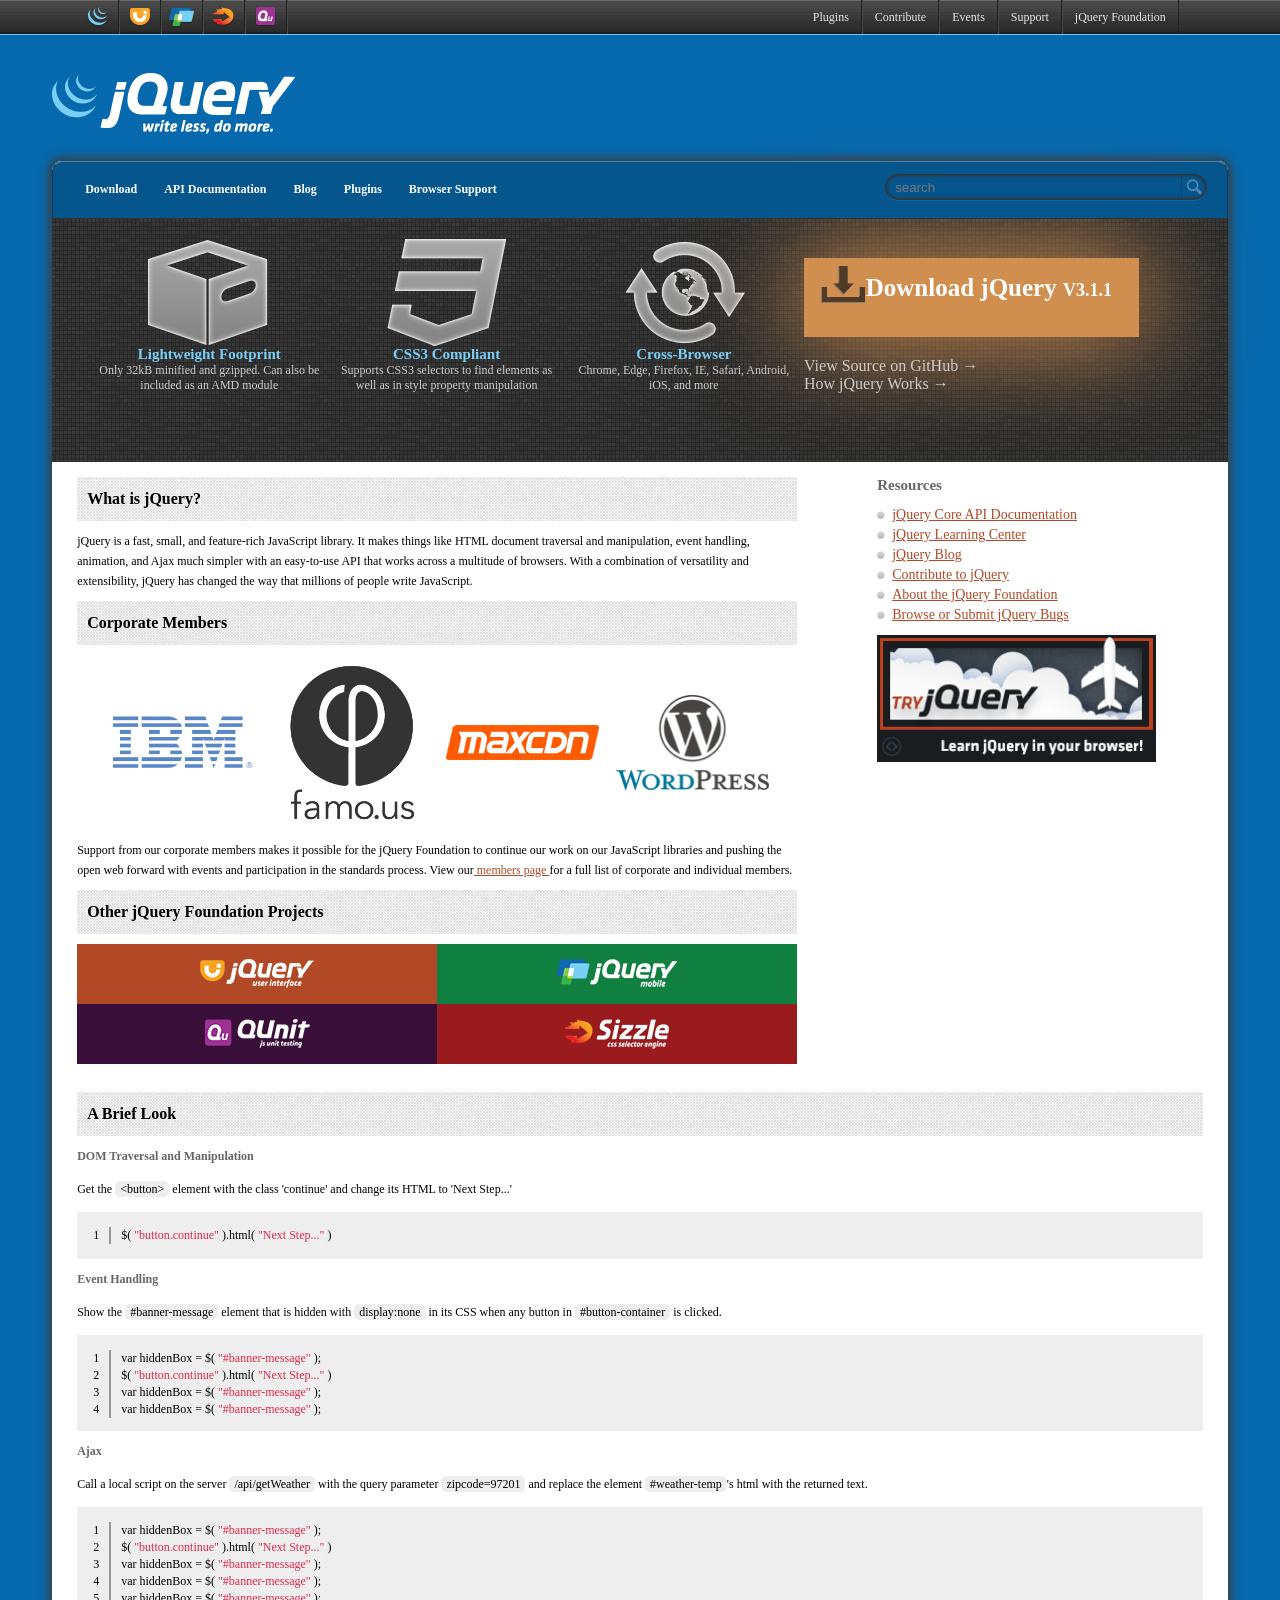
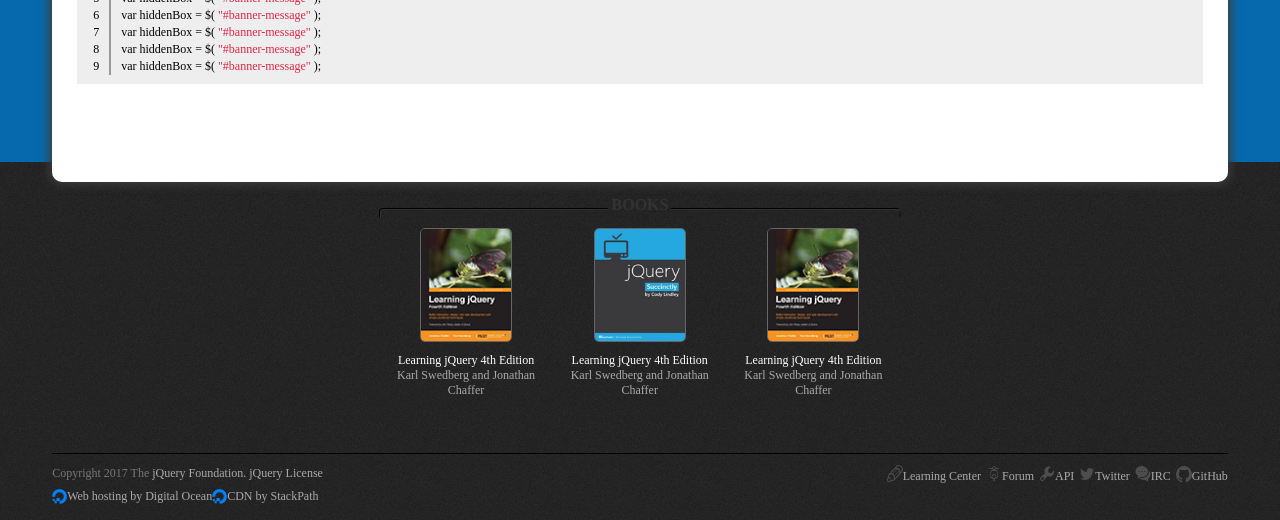
<file: Responsive Web/html/index.html>
<!doctype html>
<html>
<head>
<meta charset="utf-8">
<title>无标题文档</title>
<link rel="stylesheet" type="text/css" href="../css/index.css" />
<link rel="stylesheet" type="text/css" href="../css/base.css" />
<link rel="stylesheet" type="text/css" href="../font/iconfont.css" >
<link rel="stylesheet" type="text/css" href="../font2/iconfont.css" >
</head>

<body>
<!--头部-->
<div id="w-header">
	<div id="header">
    	<!--头部左导航-->
    	<ul class="header-ul1">
        	<li><a href="#"></a></li>
            <li><a href="#"></a></li>
            <li><a href="#"></a></li>
            <li><a href="#"></a></li>
            <li><a href="#"></a></li>
            <li><a href="#"></a></li>
        </ul>
        <!--头部右导航-->
        <ul class="header-ul2">
        	<li><a href="#">Plugins</a></li>
            <li><a href="#">Contribute</a></li>
            <li><a href="#">Events</a></li>
            <li><a href="#">Support</a></li>
            <li><a href="#">jQuery Foundation</a></li>
        </ul>
    </div>
</div>
<!--主体部分-->
<div id="w-content">
	<div id="content">
   		<!--logo-->
    	<div class="logo">
        	<a href="#"><img src="../img/logo-jquery.png"></a>
        </div>
        <!--手机端二级导航-->
        <div class="d1">
        	<ul>
                	<li><a href="#">Download</a></li>
                    <li><a href="#">API Documentation</a></li>
                    <li><a href="#">Blog</a></li>
                    <li><a href="#">Plugins</a></li>
                    <li><a href="#">Browser Support</a></li>
                </ul>
            <span><p><input type="search" placeholder="search" /></p></span>
        </div>
        <!--主要内容部分-->
        <div class="con-main">
        	<!--电脑端、平板端二级导航-->
        	<div class="main-f1">
            	<ul>
                	<li><a href="#">Download</a></li>
                    <li><a href="#">API Documentation</a></li>
                    <li><a href="#">Blog</a></li>
                    <li><a href="#">Plugins</a></li>
                    <li><a href="#">Browser Support</a></li>
                </ul>
                 <span><p><input type="search" placeholder="search" /><a href="#"><i class="iconfont">&#xe693;</i></a></p></span>
            </div>
            <!--第二部分-->
            <div class="main-f2">
            	<ul class="f2-ul1">
                	<li><div class="main-d1"></div><p  class="main-p1">Lightweight Footprint</p><span class="main-span1">Only 32kB minified and gzipped. Can also be included as an AMD module</span></li>
                    <li><div class="main-d1"></div><p class="main-p1">CSS3 Compliant</p><span class="main-span1">Supports CSS3 selectors to find elements as well as in style property manipulation</span></li>
                    <li><div class="main-d1"></div><p class="main-p1">Cross-Browser</p><span class="main-span1"><a href="#">Chrome, Edge, Firefox, IE, Safari, Android, iOS, and more</a></span></li>
                    <li>
                    
                    	<a href="#"><div class="main-f2-d1">
                        	<div class="main-f2-d2"><span class="span1"></span><p class="p2">Download jQuery <b>V3.1.1</b></p></div> </div>  </a>
                       	<p class="p3"><a href="#">View Source on GitHub →</a></p>
                        <span><a href="#">How jQuery Works →</a></span>
                   </li>
                </ul>
                <ul class="f2-ul2">
               		<li>
                    	<a href="#"><div class="main-f2-d1">
                        	<div class="main-f2-d2"><span class="span1"></span><p class="p2">Download jQuery <b>V3.1.1</b></p></div> </div>  </a>
                       	<p class="p3"><a href="#">View Source on GitHub →</a></p>
                        <span><a href="#">How jQuery Works →</a></span>
                   </li>
                     <li><div class="main-d1"></div><p class="main-p1">Cross-Browser</p><span class="main-span1"><a href="#">Chrome, Edge, Firefox, IE, Safari, Android, iOS, and more</a></span></li>
                	<li><div class="main-d1"></div><p  class="main-p1">Lightweight Footprint</p><span class="main-span1">Only 32kB minified and gzipped. Can also be included as an AMD module</span></li>
                    <li><div class="main-d1"></div><p  class="main-p1">Lightweight Footprint</p><span class="main-span1">Only 32kB minified and gzipped. Can also be included as an AMD module</span></li>
                    <li></li>
              
                </ul>
            </div>
            <!--第三部分-->
            <div class="main-f3">
            	<div class="main-f3-left">
                	<h3>What is jQuery?</h3>
                    <p class="f3-p1">jQuery is a fast, small, and feature-rich JavaScript library. It makes things like HTML document traversal and manipulation, event handling, animation, and Ajax much simpler with an easy-to-use API that works across a multitude of browsers. With a combination of versatility and extensibility, jQuery has changed the way that millions of people write JavaScript.</p>
                    <h3>Corporate Members</h3>
                    <ul class="f3-ul1">
                    	<li><a href="#"><img src="../img/ibm.png"></a></li>
                        <li><a href="#"><img src="../img/famous.png"></a></li>
                        <li><a href="#"><img src="../img/maxcdn.png"></a></li>
                        <li><a href="#"><img src="../img/wordpress.png"></a></li>
                    </ul>
                    <p class="f3-p2">Support from our corporate members makes it possible for the jQuery Foundation to continue our work on our JavaScript libraries and pushing the open web forward with events and participation in the standards process. View our<a href="#"> members page </a>for a full list of corporate and individual members.</p>
                    <h3>Other jQuery Foundation Projects</h3>
                    <ul class="f3-ul2">
                    	<li><a href="#"><p></p></a></li>
                        <li><a href="#"><p></p></a></li>
                        <li><a href="#"><p></p></a></li>
                        <li><a href="#"><p></p></a></li>
                    </ul>
                </div>
                <div class="main-f3-right">
                	<p>Resources</p>
                    <ul>
                    	<li><a href="#">jQuery Core API Documentation</a></li>
                        <li><a href="#">jQuery Learning Center</a></li>
                        <li><a href="#">jQuery Blog</a></li>
                        <li><a href="#">Contribute to jQuery</a></li>
                        <li><a href="#">About the jQuery Foundation</a></li>
                        <li><a href="#">Browse or Submit jQuery Bugs</a></li>
                        <li><a href="#"><img src="../img/try-jquery.jpg"></a></li>
                    </ul>
                </div>
            </div>
            
            <!--第四部分-->
            <div class="main-f4">
            	<h3>A Brief Look</h3>
                <h4>DOM Traversal and Manipulation</h4>
                <p>Get the <span>&lt;button&gt;</span> element with the class &apos;continue&apos; and change its HTML to &apos;Next Step...&apos;</p>
                <ul class="f4-ul1">
                	<li>$( <span class="string">&quot;button.continue&quot;</span> ).html( <span class="string">&quot;Next Step...&quot;</span> )</li>
                </ul>
                <h4>Event Handling</h4>
                <p>Show the <span>#banner-message</span> element that is hidden with <span>display:none</span> in its CSS when any button in <span>#button-container</span> is clicked.</p>
                <ul class="f4-ul2">
                	<li>var</span> hiddenBox = $( <span class="string">&quot;#banner-message&quot;</span> );</li>
                    <li>$( <span class="string">&quot;button.continue&quot;</span> ).html( <span class="string">&quot;Next Step...&quot;</span> )</li>
                    <li>var</span> hiddenBox = $( <span class="string">&quot;#banner-message&quot;</span> );</li>
                    <li>var</span> hiddenBox = $( <span class="string">&quot;#banner-message&quot;</span> );</li>
                </ul>
                <h4>Ajax</h4>
               <p>Call a local script on the server <span>/api/getWeather</span>
		with the query parameter <span>zipcode=97201</span>
		and replace the element <span>#weather-temp</span>&apos;s html with the returned text.</p>
                <ul class="f4-ul3">
                	<li>var</span> hiddenBox = $( <span class="string">&quot;#banner-message&quot;</span> );</li>
                    <li>$( <span class="string">&quot;button.continue&quot;</span> ).html( <span class="string">&quot;Next Step...&quot;</span> )</li>
                    <li>var</span> hiddenBox = $( <span class="string">&quot;#banner-message&quot;</span> );</li>
                    <li>var</span> hiddenBox = $( <span class="string">&quot;#banner-message&quot;</span> );</li>
                    <li>var</span> hiddenBox = $( <span class="string">&quot;#banner-message&quot;</span> );</li>
                    <li>var</span> hiddenBox = $( <span class="string">&quot;#banner-message&quot;</span> );</li>
                    <li>var</span> hiddenBox = $( <span class="string">&quot;#banner-message&quot;</span> );</li>
                    <li>var</span> hiddenBox = $( <span class="string">&quot;#banner-message&quot;</span> );</li>
                    <li>var</span> hiddenBox = $( <span class="string">&quot;#banner-message&quot;</span> );</li>
                </ul>
                
            </div> 
            
        </div>

    </div>
</div>
<!--底部-->
<div id="w-footer">
	<!--底部第一部分-->
	<div id="footer">
    	<p class="footer-p1">BOOKS</p>
        <ul class="footer-ul1">
        	<li><a href="#"><img src="../img/learning-jquery-4th-ed.jpg"><p>Learning jQuery 4th Edition</p><span>Karl Swedberg and Jonathan Chaffer</span></a></li>
            <li><a href="#"><img src="../img/jquery-succinctly.jpg"><p>Learning jQuery 4th Edition</p><span>Karl Swedberg and Jonathan Chaffer</span></a></li>
            <li><a href="#"><img src="../img/learning-jquery-4th-ed.jpg"><p>Learning jQuery 4th Edition</p><span>Karl Swedberg and Jonathan Chaffer</span></a></li>
        </ul>
        <!--底部第二部分电脑、平板端样式-->
        <div class="footer-d">
            <p>Copyright 2017 The <a href="#">jQuery Foundation.</a> <a href="#">jQuery License</a></p>
             <ul class="ul2">
            	<li><a href="#"><i class="iconfont">&#xe61f;</i>Learning Center</a></li>
                <li><a href="#"><i class="iconfont">&#xe701;</i>Forum</a></li>
                <li><a href="#"><i class="iconfont">&#xe6bb;</i>API</a></li>
                <li><a href="#"><i class="iconfont">&#xe634;</i>Twitter</a></li>
                <li><a href="#"><i class="iconfont">&#xe615;</i>IRC</a></li>
                <li><a href="#"><i class="iconfont">&#xe610;</i>GitHub</a></li>
            </ul>
             <div><span><a href="#">Web hosting by Digital Ocean </a></span><span><a href="#">CDN by StackPath</a></span></div>
        </div>
         <!--底部第二部分手机端样式-->
        <div class="footer-d2">
            <ul class="ul2">
            	<li><a href="#"><i class="iconfont">&#xe61f;</i>Learning Center</a></li>
                <li><a href="#"><i class="iconfont">&#xe701;</i>Forum</a></li>
                <li><a href="#"><i class="iconfont">&#xe6bb;</i>API</a></li>
                <li><a href="#"><i class="iconfont">&#xe634;</i>Twitter</a></li>
                <li><a href="#"><i class="iconfont">&#xe615;</i>IRC</a></li>
                <li><a href="#"><i class="iconfont">&#xe610;</i>GitHub</a></li>
            </ul>
            <p>Copyright 2017 The <a href="#">jQuery Foundation.</a> <a href="#">jQuery License</a></p>
            <div><span><a href="#">Web hosting by Digital Ocean </a></span><span><a href="#">CDN by StackPath</a></span></div>
        </div>
    </div>
</div>
</body>
</html>
</file>
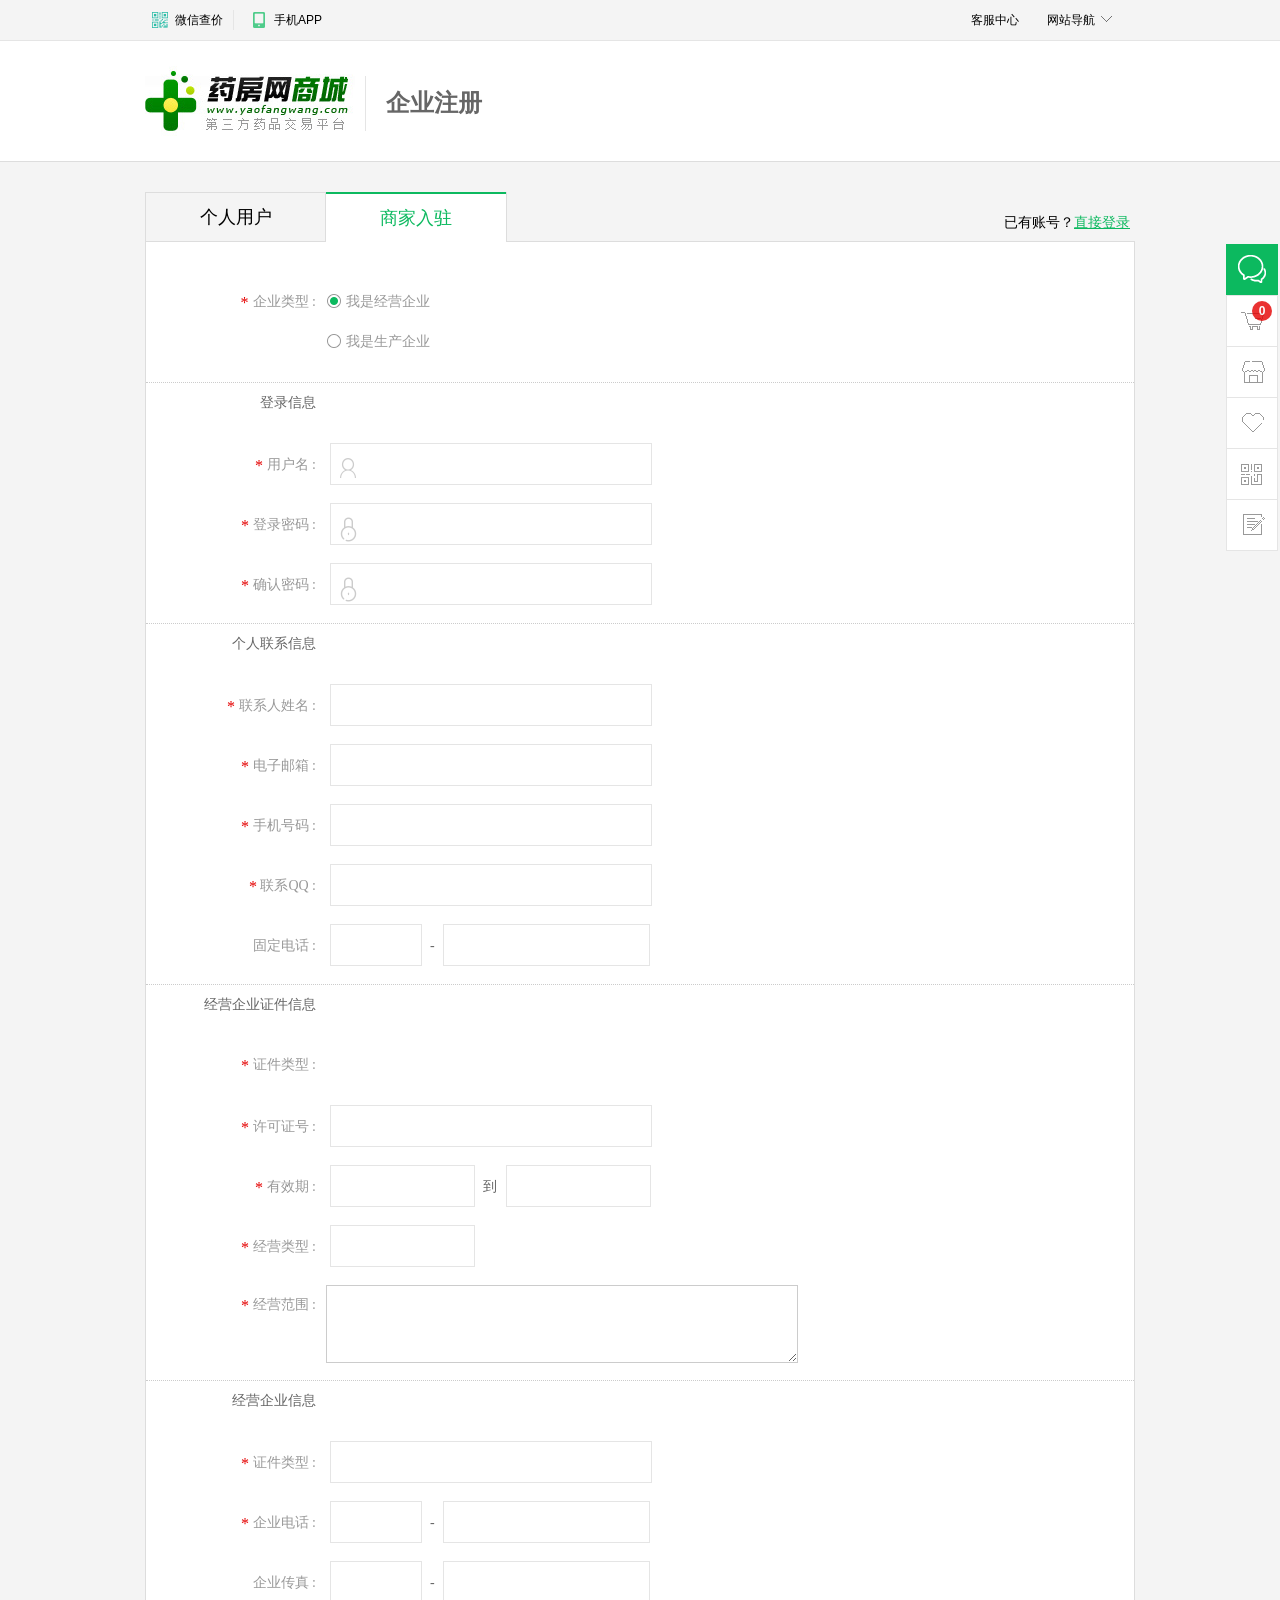
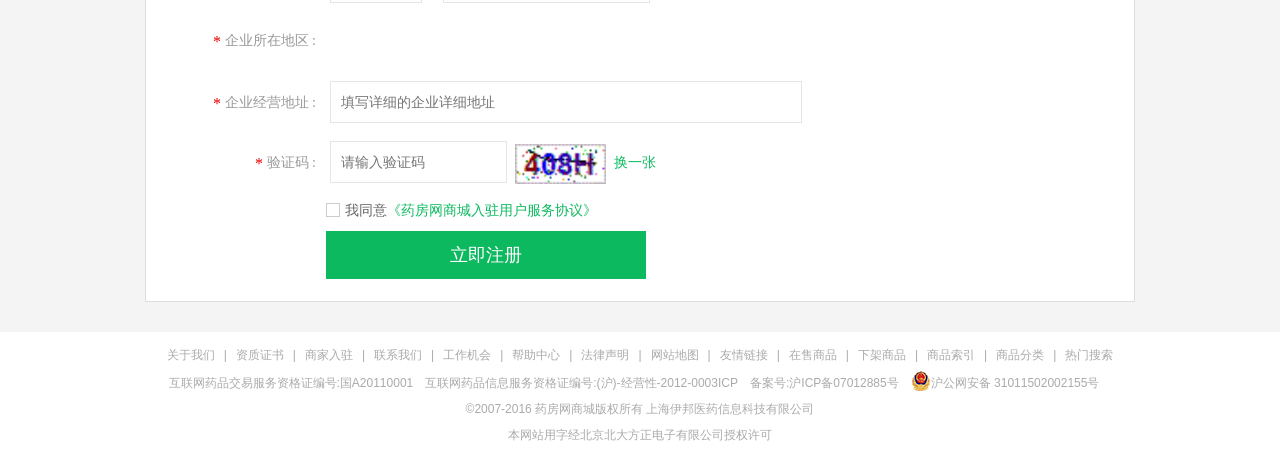
<file: electronic business website/html/firm-sign-in.html>
<!DOCTYPE html>
<html lang="en">
<head>
	<meta charset="UTF-8">
	<title></title>
	<!--引入初始化样式-->
	<link rel="stylesheet" type="text/css" href="../css/initial.css">
	<!--引入头尾样式-->
	<link rel="stylesheet" type="text/css" href="../css/external/register_head.css">
	<link rel="stylesheet" type="text/css" href="../css/external/register_foot.css">
	<!--引入注册页面样式-->
	<link rel="stylesheet" type="text/css" href="../css/firm-sign-in.css">
	<!--引入固定侧边栏样式-->
	<link rel="stylesheet" type="text/css" href="../css/external/fixation.css">
	<!--引入JQuery库-->
	<script type="text/javascript" src="../JQku/jquery-1.12.4.js"></script>
	<script type="text/javascript" src="../JQku/jquery.cookie.js"></script>
</head>
<body>
	<!--外部引入公共头部-->
	<div id="head"></div>
	<script type="text/javascript" src="../js/external/register_head.js"></script>
	<!-- <script type="text/javascript" src="../js/sign-in.js"></script> -->

	<div class="container-box">
		<div class="center-box">
			<ul class="ul_first">
				<li><a href="sign-in.html">个人用户</a></li>
				<li><a href="firm-sign-in.html" class="li-a li-a-two">商家入驻</a></li>
				<div class="go-log">已有账号？<a href="log-in.html">直接登录</a></div>
			</ul>
			<ul class="form">
				<li class="first-li firm-li">
					<span class="form-span span-color"><label>* </label>企业类型 :</span>
					<div class="type-div">
						<span class="firm-type">
							<i class="type-i"></i>
							我是经营企业
						</span>
						<span class="firm-type">
							<i></i>
							我是生产企业
						</span>
					</div>
				</li>
				<li class="first-li">
					<span class="form-span">登录信息</span>
				</li>
				<li>
					<span class="form-val">
						<label>*</label>
						用户名 :
					</span>
					<span class="name-span">
						<i class="name-i"></i>
						<input type="text" name="name">
					</span>
				</li>
				<li>
					<span class="form-val">
						<label>*</label>
						登录密码 :
					</span>
					<span class="name-span">
						<i class="pwd-i"></i>
						<input type="password" name="name">
					</span>
				</li>
				<li>
					<span class="form-val">
						<label>*</label>
						确认密码 :
					</span>
					<span class="name-span">
						<i class="pwd-i"></i>
						<input type="password" name="name">
					</span>
				</li>
				<li class="first-li">
					<span class="form-span">个人联系信息</span>
				</li>
				<li>
					<span class="form-val">
						<label>*</label>
						联系人姓名 :
					</span>
					<span class="name-span">
						<input type="text" name="name" class="form-ipt">
					</span>
				</li>
				<li>
					<span class="form-val">
						<label>*</label>
						电子邮箱 :
					</span>
					<span class="name-span">
						<input type="text" name="name" class="form-ipt">
					</span>
				</li>
				<li>
					<span class="form-val">
						<label>*</label>
						手机号码 :
					</span>
					<span class="name-span">
						<input type="password" name="name">
					</span>
				</li>
				<li>
					<span class="form-val">
						<label>*</label>
						联系QQ :
					</span>
					<span class="name-span">
						<input type="password" name="name">
					</span>
				</li>
				<li>
					<span class="form-val">
						固定电话 :
					</span>
					<span class="name-span">
						<input type="text" name="" class="s-ipt"> 
						<span class="phon-ipt"> - </span> 
						<input type="text" name="name" class="m-ipt">
					</span>
				</li>

				<li class="first-li">
					<span class="form-span">经营企业证件信息</span>
				</li>
				<li>
					<span class="form-val">
						<label>*</label>
						证件类型 :
					</span>
					<span class="name-span">
						
					</span>
				</li>
				<li>
					<span class="form-val">
						<label>*</label>
						许可证号 :
					</span>
					<span class="name-span">
						<input type="text" name="name" class="form-ipt">
					</span>
				</li>
				<li>
					<span class="form-val">
						<label>*</label>
						有效期 :
					</span>
					<span class="name-span">
						<input type="text" name="" class="day-ipt"> 
						<span class="phon-ipt"> 到 </span> 
						<input type="text" name="name" class="day-ipt">
					</span>
				</li>
				<li>
					<span class="form-val">
						<label>*</label>
						经营类型 :
					</span>
					<span class="name-span">
						<input type="text" name="name" class="day-ipt">
					</span>
				</li>
				<li class="text-li">
					<span class="form-val text-val">
					<label>*</label>
						经营范围 :
					</span>
					<span class="name-span text-span">
						<textarea class="textarea" rows="3"></textarea>
					</span>
				</li>

				<li class="first-li">
					<span class="form-span">经营企业信息</span>
				</li>
				<li>
					<span class="form-val">
						<label>*</label>
						证件类型 :
					</span>
					<span class="name-span">
						<input type="text" name="name" class="form-ipt">
					</span>
				</li>
				<li>
					<span class="form-val">
					<label>*</label>
						企业电话 :
					</span>
					<span class="name-span">
						<input type="text" name="" class="s-ipt"> 
						<span class="phon-ipt"> - </span> 
						<input type="text" name="name" class="m-ipt">
					</span>
				</li>
				<li>
					<span class="form-val">
						企业传真 :
					</span>
					<span class="name-span">
						<input type="text" name="" class="s-ipt"> 
						<span class="phon-ipt"> - </span> 
						<input type="text" name="name" class="m-ipt">
					</span>
				</li>
				<li>
					<span class="form-val">
						<label>*</label>
						企业所在地区 :
					</span>
					<span class="name-span">
					</span>
				</li>
				<li>
					<span class="form-val">
						<label>*</label>
						企业经营地址 :
					</span>
					<span class="name-span">
						<input type="text" name="name" class="form-ipt" disabled="disabled" placeholder="填写详细的企业详细地址" style="background-color: #fff; width: 440px;">
					</span>
				</li>
				<li>
					<span class="form-val">
						<label>*</label>
						验证码 :
					</span>
					<span class="name-span">
						<input type="text" name="name" class="verify-ipt" placeholder="请输入验证码">
						<span>
							<img src="../imgs/register/ValidateCode.gif">
							<a href="javascript:;" class="trade">换一张</a>
						</span>
					</span>
				</li>
				<li class="form-ck">
					<div class="ckbox">
						<div class="ck-box">
							<div class="ck" id="ck"></div>我同意
						</div><a href="#">《药房网商城入驻用户服务协议》</a>
					</div>
				</li>
				<li class="last-li">
					<a href="javascript:;">立即注册</a>
				</li>
			</ul>
		</div>
	</div>
	
	<!--引入脚部内容-->
	<div id="footer"></div>
	<script type="text/javascript" src="../js/external/register_foot.js"></script>

	<!--引入固定侧边栏内容-->
	<div id="fixation"></div>
	<script type="text/javascript" src="../js/external/fixation.js"></script>
</body>
</html>
</file>
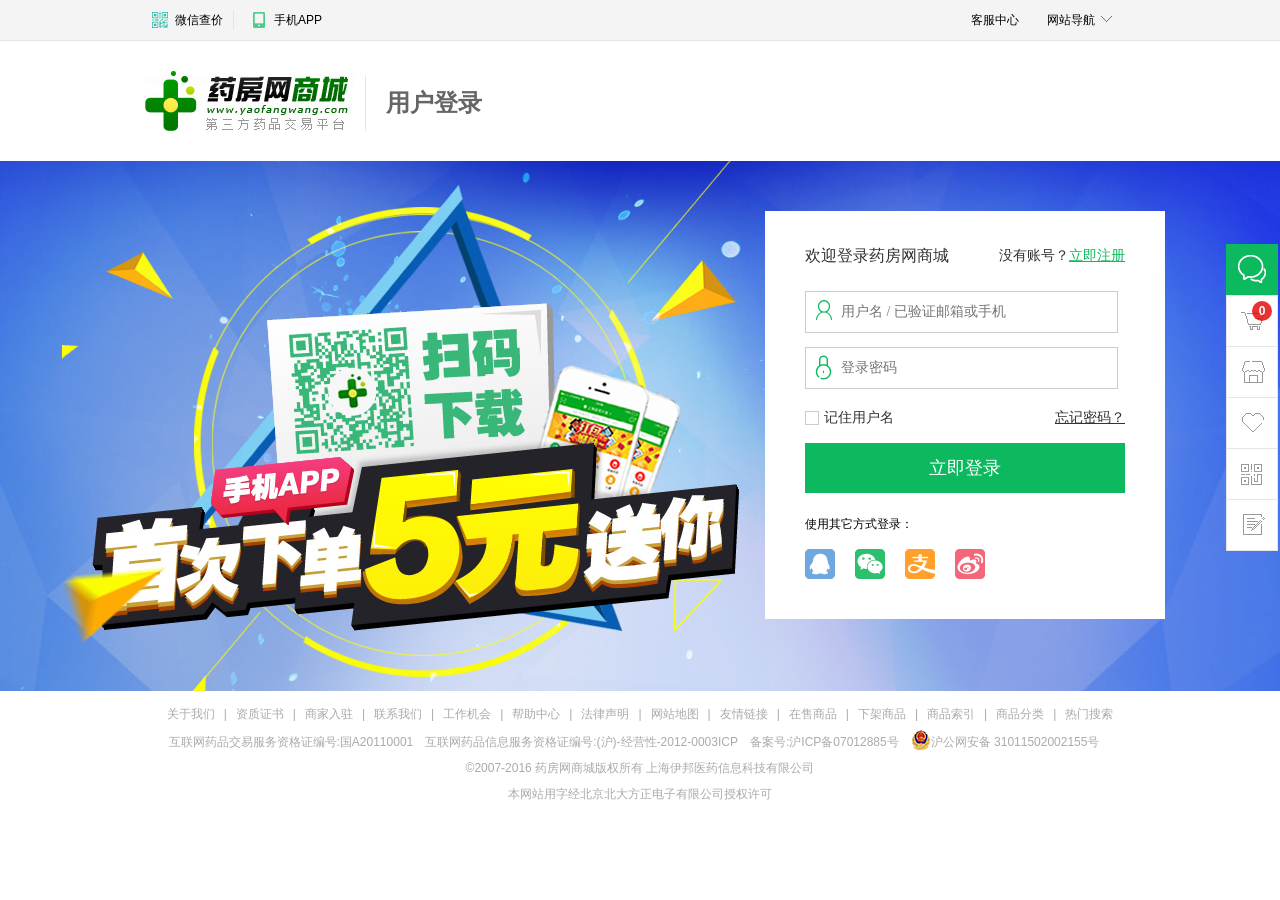
<file: electronic business website/html/log-in.html>
<!DOCTYPE html>
<html lang="en">
<head>
	<meta charset="UTF-8">
	<title></title>
	<!--引入初始化样式-->
	<link rel="stylesheet" type="text/css" href="../css/initial.css">
	<!--引入头尾样式-->
	<link rel="stylesheet" type="text/css" href="../css/external/register_head.css">
	<link rel="stylesheet" type="text/css" href="../css/external/register_foot.css">
	<!--引入登录页面样式-->
	<link rel="stylesheet" type="text/css" href="../css/log-in.css">
	<!--引入固定侧边栏样式-->
	<link rel="stylesheet" type="text/css" href="../css/external/fixation.css">
	<!--引入JQuery库-->
	<script type="text/javascript" src="../JQku/jquery-1.12.4.js"></script>
	<script type="text/javascript" src="../JQku/jquery.cookie.js"></script>
</head>
<body>
	<!--外部引入公共头部-->
	<div id="head"></div>
	<script type="text/javascript" src="../js/external/register_head.js"></script>
	

	<!-- banner 图与登录框-->
	<div class="banner">
		<!--包含框， 自动居中-->
		<div class="ban">
			<!--覆盖 banner 超链接-->
			<a href="#" class="ban-a"></a>
			<!--登录区-->
			<div class="from">
				<!--可跳转到注册页面-->
				<div class="wel">
					<span class="wel-left">欢迎登录药房网商城</span>
					<span class="wel-right">
						没有账号？<a href="sign-in.html" class="wel-a">立即注册</a>
					</span>
				</div>
				<!--用户名输入框-->
				<div class="wel user">
					<i class="user-i"></i>
					<input type="text" name="username" placeholder="用户名 / 已验证邮箱或手机" class="ipt ipt-name">
				</div>
				<!--密码输入框-->
				<div class="wel user pwd">
					<i class="pwd-i"></i>
					<input type="password" name="username" placeholder="登录密码" class="ipt ipt-pwd">
				</div>
				<!--验证码框-->
				<div class="wel verify">
					<div class="verify-txt"></div>
					<div class="verify-val"></div>
					<div class="verify"></div>
				</div>
				<!---->
				<div class="wel check">
					<div class="ckbox">
						<div class="ck"></div>记住用户名
					</div>
					<a href="#" class="ck-a">忘记密码？</a>
				</div>
				<!--错误提示区-->
				<div class="text">
					<span class="txt-span"></span>
					<span>请输入完整用户登录信息！</span>
				</div>
				<!--登录按钮-->
				<div class="wel log">
					<button>立即登录</button>
				</div>
				<!---->
				<div class="wel in">
					使用其它方式登录：
				</div>
				<!--其他登录方式-->
				<div class="else">
					<a href="#" class="QQ"></a>
					<a href="#" class="WX"></a>
					<a href="#" class="ZFB"></a>
					<a href="#" class="WB"></a>
				</div>
			</div>
		</div>
	</div>
	<script type="text/javascript" src="../js/log-in.js"></script>

	<!--引入脚部内容-->
	<div id="footer"></div>
	<script type="text/javascript" src="../js/external/register_foot.js"></script>

	<!--引入固定侧边栏内容-->
	<div id="fixation"></div>
	<script type="text/javascript" src="../js/external/fixation.js"></script>
</body>
</html>
</file>
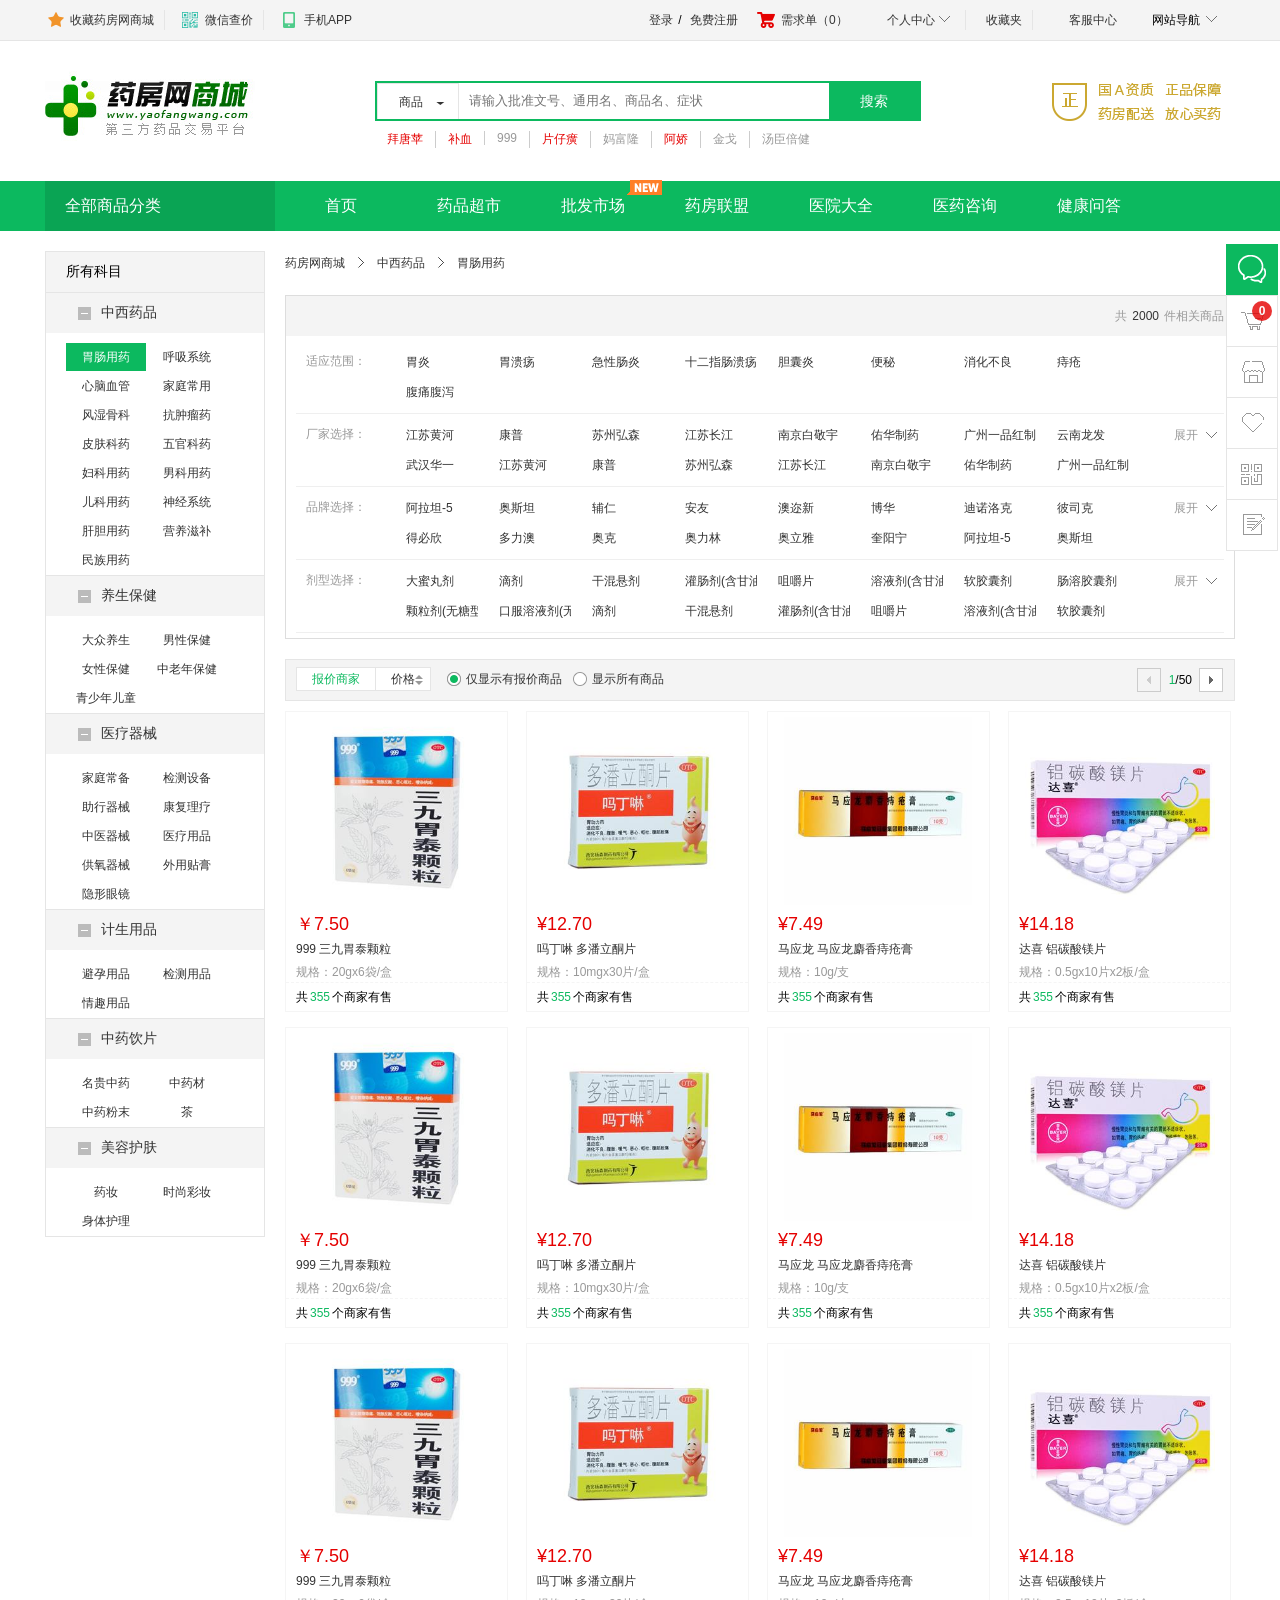
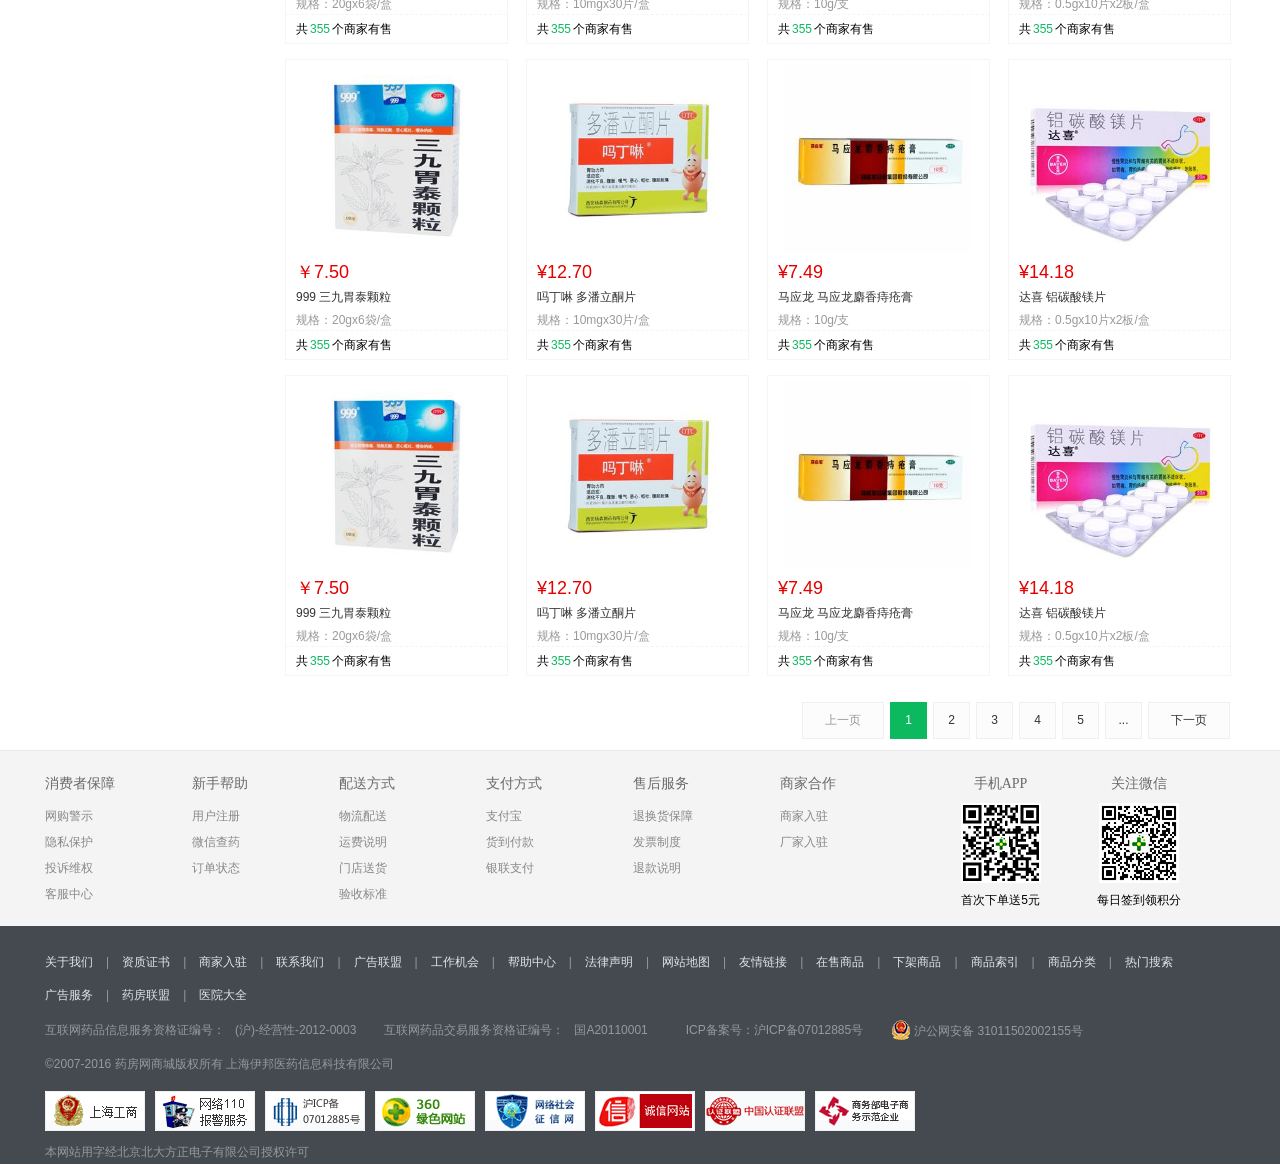
<file: electronic business website/html/paging.html>
<!DOCTYPE html>
<html lang="en">
<head>
	<meta charset="UTF-8">
	<title></title>
	<!--引入初始化样式-->
	<link rel="stylesheet" type="text/css" href="../css/initial.css">
	<!--引入商品分页样式-->
	<link rel="stylesheet" type="text/css" href="../css/paging.css">
	<!--引入头尾样式-->
	<link rel="stylesheet" type="text/css" href="../css/external/index_head.css">
	<link rel="stylesheet" type="text/css" href="../css/external/index_foot.css">
	<!--引入固定侧边栏样式-->
	<link rel="stylesheet" type="text/css" href="../css/external/fixation.css">
	<!--引入JQuery库-->
	<script type="text/javascript" src="../JQku/jquery-1.12.4.js"></script>
	<script type="text/javascript" src="../JQku/jquery.fly.min.js"></script>
	<script type="text/javascript" src="../JQku/jquery.cookie.js"></script>
</head>
<body>
	<!--引入固定侧边栏内容-->
	<div id="fixation"></div>
	<script type="text/javascript" src="../js/external/fixation.js"></script>
	
	<!--引入首页头部内容-->
	<div id="header"></div>
	<script type="text/javascript" src="../js/external/index_head.js"></script>
	
	<div class="box">
		<div class="cont-left">
			<div class="block">
				<h4 class="nb">所有科目</h4>
				<ul class="nb-ul">
					<li class="hover">
						<h5>
							<a href="#">中西药品</a>
							<i></i>
						</h5>
						<div class="items">
							<a href="#" class="cur">胃肠用药</a>
							<a href="#">呼吸系统</a>
							<a href="#">心脑血管</a>
							<a href="#">家庭常用</a>
							<a href="#">风湿骨科</a>
							<a href="#">抗肿瘤药</a>
							<a href="#">皮肤科药</a>
							<a href="#">五官科药</a>
							<a href="#">妇科用药</a>
							<a href="#">男科用药</a>
							<a href="#">儿科用药</a>
							<a href="#">神经系统</a>
							<a href="#">肝胆用药</a>
							<a href="#">营养滋补</a>
							<a href="#">民族用药</a>
						</div>
					</li>
					<li class="hover">
						<h5>
							<a href="#">养生保健</a>
							<i></i>
						</h5>
						<div class="items">
							<a href="#">大众养生</a>
							<a href="#">男性保健</a>
							<a href="#">女性保健</a>
							<a href="#">中老年保健</a>
							<a href="#">青少年儿童</a>
						</div>
					</li>
					<li class="hover">
						<h5>
							<a href="#">医疗器械</a>
							<i></i>
						</h5>
						<div class="items">
							<a href="#">家庭常备</a>
							<a href="#">检测设备</a>
							<a href="#">助行器械</a>
							<a href="#">康复理疗</a>
							<a href="#">中医器械</a>
							<a href="#">医疗用品</a>
							<a href="#">供氧器械</a>
							<a href="#">外用贴膏</a>
							<a href="#">隐形眼镜</a>
						</div>
					</li>
					<li class="hover">
						<h5>
							<a href="#">计生用品</a>
							<i></i>
						</h5>
						<div class="items">
							<a href="#">避孕用品</a>
							<a href="#">检测用品</a>
							<a href="#">情趣用品</a>
						</div>
					</li>
					<li class="hover">
						<h5>
							<a href="#">中药饮片</a>
							<i></i>
						</h5>
						<div class="items">
							<a href="#">名贵中药</a>
							<a href="#">中药材</a>
							<a href="#">中药粉末</a>
							<a href="#">茶</a>
						</div>
					</li>
					<li class="hover">
						<h5>
							<a href="#">美容护肤</a>
							<i></i>
						</h5>
						<div class="items">
							<a href="#">药妆</a>
							<a href="#">时尚彩妆</a>
							<a href="#">身体护理</a>
						</div>
					</li>
				</ul>
			</div>
		</div>
		<div class="cont-right">
			<div class="bread">
				<a href="#">药房网商城</a>
				<i></i>
				<a href="#">中西药品</a>
				<i></i>
				<a href="#">胃肠用药</a>
			</div>
			<div class="select">
				<div class="opt">
					<div class="tj">
						共<b>2000</b>件相关商品
					</div>
				</div>
				<ul class="sitems">
					<li>
						<span class="bit">适应范围：</span>
						<a href="#">胃炎</a>
						<a href="#">胃溃疡</a>
						<a href="#">急性肠炎</a>
						<a href="#">十二指肠溃疡</a>
						<a href="#">胆囊炎</a>
						<a href="#">便秘</a>
						<a href="#">消化不良</a>
						<a href="#">痔疮</a>
						<a href="#">腹痛腹泻</a>
					</li>
					<li>
						<span class="bit">厂家选择：</span>
						<a href="#">江苏黄河</a>
						<a href="#">康普</a>
						<a href="#">苏州弘森</a>
						<a href="#">江苏长江</a>
						<a href="#">南京白敬宇</a>
						<a href="#">佑华制药</a>
						<a href="#">广州一品红制药有限公司</a>
						<a href="#">云南龙发</a>
						<a href="#">武汉华一</a>
						<a href="#">江苏黄河</a>
						<a href="#">康普</a>
						<a href="#">苏州弘森</a>
						<a href="#">江苏长江</a>
						<a href="#">南京白敬宇</a>
						<a href="#">佑华制药</a>
						<a href="#">广州一品红制药有限公司</a>
						<a href="#">云南龙发</a>
						<a href="#">武汉华一</a>
						<a href="#">江苏黄河</a>
						<a href="#">康普</a>
						<a href="#">苏州弘森</a>
						<a href="#">江苏长江</a>
						<a href="#">南京白敬宇</a>
						<a href="#">佑华制药</a>
						<a href="#">广州一品红制药有限公司</a>
						<a href="#">云南龙发</a>
						<a href="#">武汉华一</a>
						<a href="#">云南龙发</a>
						<a href="#">武汉华一</a>
						<a href="#">江苏黄河</a>
						<a href="#">康普</a>
						<a href="#">苏州弘森</a>
						<a href="#">江苏长江</a>
						<a href="#">南京白敬宇</a>
						<a href="#">佑华制药</a>
						<a href="#">广州一品红制药有限公司</a>
						<a href="#">云南龙发</a>
						<a href="#">武汉华一</a>
						<a href="#">江苏黄河</a>
						<a href="#">康普</a>
						<a href="#">苏州弘森</a>
						<a href="#">江苏长江</a>
						<a href="#">南京白敬宇</a>
						<a href="#">佑华制药</a>
						<a href="#">广州一品红制药有限公司</a>
						<a href="#">云南龙发</a>
						<a href="#">武汉华一</a>
						<a href="#">云南龙发</a>
						<a href="#">武汉华一</a>
						<a href="#">江苏黄河</a>
						<a href="#">康普</a>
						<a href="#">苏州弘森</a>
						<a href="#">江苏长江</a>
						<span class="sub">
							<label class="tip_more">展开</label>
							<i class="icons"></i>
						</span>
					</li>
					<li>
						<span class="bit">品牌选择：</span>
						<a href="#">阿拉坦-5</a>
						<a href="#">奥斯坦</a>
						<a href="#">辅仁</a>
						<a href="#">安友</a>
						<a href="#">澳迩新</a>
						<a href="#">博华</a>
						<a href="#">迪诺洛克</a>
						<a href="#">彼司克</a>
						<a href="#">得必欣</a>
						<a href="#">多力澳</a>
						<a href="#">奥克</a>
						<a href="#">奥力林</a>
						<a href="#">奥立雅</a>
						<a href="#">奎阳宁</a>
						<a href="#">阿拉坦-5</a>
						<a href="#">奥斯坦</a>
						<a href="#">辅仁</a>
						<a href="#">安友</a>
						<a href="#">澳迩新</a>
						<a href="#">博华</a>
						<a href="#">臣邦力威</a>
						<a href="#">达适</a>
						<a href="#">迪诺洛克</a>
						<a href="#">彼司克</a>
						<a href="#">得必欣</a>
						<a href="#">多力澳</a>
						<a href="#">奥克</a>
						<a href="#">奥力林</a>
						<a href="#">奥立雅</a>
						<a href="#">奎阳宁</a>
						<a href="#">阿拉坦-5</a>
						<a href="#">奥斯坦</a>
						<a href="#">辅仁</a>
						<a href="#">安友</a>
						<a href="#">澳迩新</a>
						<a href="#">博华</a>
						<a href="#">臣邦力威</a>
						<a href="#">达适</a>
						<a href="#">迪诺洛克</a>
						<a href="#">奥力林</a>
						<a href="#">奥立雅</a>
						<a href="#">奎阳宁</a>
						<a href="#">阿拉坦-5</a>
						<a href="#">奥斯坦</a>
						<a href="#">辅仁</a>
						<a href="#">安友</a>
						<a href="#">澳迩新</a>
						<a href="#">博华</a>
						<a href="#">臣邦力威</a>
						<a href="#">达适</a>
						<a href="#">迪诺洛克</a>
						<a href="#">彼司克</a>
						<a href="#">得必欣</a>
						<a href="#">多力澳</a>
						<a href="#">奥克</a>
						<a href="#">奥力林</a>
						<a href="#">奥立雅</a>
						<a href="#">奎阳宁</a>
						<span class="sub">
							<label class="tip_more">展开</label>
							<i class="icons"></i>
						</span>
					</li>
					<li>
						<span class="bit">剂型选择：</span>
						<a href="#">大蜜丸剂</a>
						<a href="#">滴剂</a>
						<a href="#">干混悬剂</a>
						<a href="#">灌肠剂(含甘油)</a>
						<a href="#">咀嚼片</a>
						<a href="#">溶液剂(含甘油)</a>
						<a href="#">软胶囊剂</a>
						<a href="#">肠溶胶囊剂</a>
						<a href="#">颗粒剂(无糖型)</a>
						<a href="#">口服溶液剂(无糖型)</a>
						<a href="#">滴剂</a>
						<a href="#">干混悬剂</a>
						<a href="#">灌肠剂(含甘油)</a>
						<a href="#">咀嚼片</a>
						<a href="#">溶液剂(含甘油)</a>
						<a href="#">软胶囊剂</a>
						<a href="#">肠溶胶囊剂</a>
						<a href="#">颗粒剂(无糖型)</a>
						<a href="#">口服溶液剂(无糖型)</a>
						<a href="#">滴剂</a>
						<a href="#">干混悬剂</a>
						<a href="#">灌肠剂(含甘油)</a>
						<a href="#">咀嚼片</a>
						<a href="#">溶液剂(含甘油)</a>
						<a href="#">软胶囊剂</a>
						<a href="#">肠溶胶囊剂</a>
						<a href="#">颗粒剂(无糖型)</a>
						<a href="#">口服溶液剂(无糖型)</a>
						<a href="#">滴剂</a>
						<a href="#">干混悬剂</a>
						<a href="#">灌肠剂(含甘油)</a>
						<a href="#">咀嚼片</a>
						<a href="#">溶液剂(含甘油)</a>
						<a href="#">软胶囊剂</a>
						<a href="#">肠溶胶囊剂</a>
						<a href="#">颗粒剂(无糖型)</a>
						<a href="#">口服溶液剂(无糖型)</a>
						<a href="#">滴剂</a>
						<a href="#">干混悬剂</a>
						<a href="#">灌肠剂(含甘油)</a>
						<a href="#">咀嚼片</a>
						<a href="#">溶液剂(含甘油)</a>
						<a href="#">软胶囊剂</a>
						<a href="#">肠溶胶囊剂</a>
						<a href="#">颗粒剂(无糖型)</a>
						<a href="#">口服溶液剂(无糖型)</a>
						<a href="#">滴剂</a>
						<a href="#">干混悬剂</a>
						<a href="#">灌肠剂(含甘油)</a>
						<a href="#">咀嚼片</a>
						<a href="#">溶液剂(含甘油)</a>
						<a href="#">软胶囊剂</a>
						<a href="#">肠溶胶囊剂</a>
						<a href="#">颗粒剂(无糖型)</a>
						<a href="#">口服溶液剂(无糖型)</a>
						<a href="#">咀嚼片</a>
						<a href="#">溶液剂(含甘油)</a>
						<a href="#">软胶囊剂</a>
						<span class="sub">
							<label class="tip_more">展开</label>
							<i class="icons"></i>
						</span>
					</li>
				</ul>
			</div>
			<div class="filter">
				<div class="paixu">
					<a href="#" class="curr first">报价商家</a>
					<a href="#" class="price">价格<i class="icons arrow"></i></a>
				</div>
				<div class="ckdiv n">
					<div class="ra">
						<i class="checked"></i>
					</div>
					<a href="#">仅显示有报价商品</a>
				</div>
				<div class="ckdiv">
					<div class="ra">
						<i></i>
					</div>
					<a href="#">显示所有商品</a>
				</div>
				<div class="page">
					<a href="#" class="l d"></a>
					<span class="num">
						<label>1</label>/50
					</span>
					<a href="#" class="r"></a>
				</div>
			</div>
			<ul class="goodlist">
				<li>
					<div class="info">
						<a href="javascript:;" class="photo">
							<img src="../imgs/paging/764183bc-4554-4e53-bd01-07c632cd37e67249.jpg_300x300.jpg">
						</a>
						<p class="money">￥<span>7.50</span></p>
						<a href="javascript:;" class="txt"><span class="pp">999</span> <span class="mc">三九胃泰颗粒</span></a>
						<p class="st">规格：<span>20gx6袋/盒</span></p>
						<div class="op">
							<span>
								共<b>355</b>个商家有售
							</span>
						</div>
					</div>
				</li>
				<li>
					<div class="info">
						<a href="javascript:;" class="photo">
							<img src="../imgs/paging/61ec06e7-8d59-4373-8941-b6d07f1ae59e8636.jpg_300x300.jpg">
						</a>
						<p class="money">¥<span>12.70</span></p>
						<a href="javascript:;" class="txt"><span class="pp">吗丁啉</span> <span class="mc">多潘立酮片</span></a>
						<p class="st">规格：<span>10mgx30片/盒</span></p>
						<div class="op">
							<span>
								共<b>355</b>个商家有售
							</span>
						</div>
					</div>
				</li>
				<li>
					<div class="info">
						<a href="javascript:;" class="photo">
							<img src="../imgs/paging/e2e08eed-2715-483e-948c-daa79bebb8ee2031.jpg_300x300.jpg">
						</a>
						<p class="money">¥<span>7.49</span></p>
						<a href="javascript:;" class="txt"><span class="pp">马应龙</span> <span class="mc">马应龙麝香痔疮膏</span></a>
						<p class="st">规格：<span>10g/支</span></p>
						<div class="op">
							<span>
								共<b>355</b>个商家有售
							</span>
						</div>
					</div>
				</li>
				<li class="last">
					<div class="info">
						<a href="javascript:;" class="photo">
							<img src="../imgs/paging/11250a9b-4e47-4e17-917b-c9985550c1d61531.jpg_300x300.jpg">
						</a>
						<p class="money">¥<span>14.18</span></p>
						<a href="javascript:;" class="txt"><span class="pp">达喜</span> <span class="mc">铝碳酸镁片</span></a>
						<p class="st">规格：<span>0.5gx10片x2板/盒</span></p>
						<div class="op">
							<span>
								共<b>355</b>个商家有售
							</span>
						</div>
					</div>
				</li>
				<li>
					<div class="info">
						<a href="javascript:;" class="photo">
							<img src="../imgs/paging/764183bc-4554-4e53-bd01-07c632cd37e67249.jpg_300x300.jpg">
						</a>
						<p class="money">￥<span>7.50</span></p>
						<a href="javascript:;" class="txt"><span class="pp">999</span> <span class="mc">三九胃泰颗粒</span></a>
						<p class="st">规格：<span>20gx6袋/盒</span></p>
						<div class="op">
							<span>
								共<b>355</b>个商家有售
							</span>
						</div>
					</div>
				</li>
				<li>
					<div class="info">
						<a href="javascript:;" class="photo">
							<img src="../imgs/paging/61ec06e7-8d59-4373-8941-b6d07f1ae59e8636.jpg_300x300.jpg">
						</a>
						<p class="money">¥<span>12.70</span></p>
						<a href="javascript:;" class="txt"><span class="pp">吗丁啉</span> <span class="mc">多潘立酮片</span></a>
						<p class="st">规格：<span>10mgx30片/盒</span></p>
						<div class="op">
							<span>
								共<b>355</b>个商家有售
							</span>
						</div>
					</div>
				</li>
				<li>
					<div class="info">
						<a href="javascript:;" class="photo">
							<img src="../imgs/paging/e2e08eed-2715-483e-948c-daa79bebb8ee2031.jpg_300x300.jpg">
						</a>
						<p class="money">¥<span>7.49</span></p>
						<a href="javascript:;" class="txt"><span class="pp">马应龙</span> <span class="mc">马应龙麝香痔疮膏</span></a>
						<p class="st">规格：<span>10g/支</span></p>
						<div class="op">
							<span>
								共<b>355</b>个商家有售
							</span>
						</div>
					</div>
				</li>
				<li class="last">
					<div class="info">
						<a href="javascript:;" class="photo">
							<img src="../imgs/paging/11250a9b-4e47-4e17-917b-c9985550c1d61531.jpg_300x300.jpg">
						</a>
						<p class="money">¥<span>14.18</span></p>
						<a href="javascript:;" class="txt"><span class="pp">达喜</span> <span class="mc">铝碳酸镁片</span></a>
						<p class="st">规格：<span>0.5gx10片x2板/盒</span></p>
						<div class="op">
							<span>
								共<b>355</b>个商家有售
							</span>
						</div>
					</div>
				</li>
				<li>
					<div class="info">
						<a href="javascript:;" class="photo">
							<img src="../imgs/paging/764183bc-4554-4e53-bd01-07c632cd37e67249.jpg_300x300.jpg">
						</a>
						<p class="money">￥<span>7.50</span></p>
						<a href="javascript:;" class="txt"><span class="pp">999</span> <span class="mc">三九胃泰颗粒</span></a>
						<p class="st">规格：<span>20gx6袋/盒</span></p>
						<div class="op">
							<span>
								共<b>355</b>个商家有售
							</span>
						</div>
					</div>
				</li>
				<li>
					<div class="info">
						<a href="javascript:;" class="photo">
							<img src="../imgs/paging/61ec06e7-8d59-4373-8941-b6d07f1ae59e8636.jpg_300x300.jpg">
						</a>
						<p class="money">¥<span>12.70</span></p>
						<a href="javascript:;" class="txt"><span class="pp">吗丁啉</span> <span class="mc">多潘立酮片</span></a>
						<p class="st">规格：<span>10mgx30片/盒</span></p>
						<div class="op">
							<span>
								共<b>355</b>个商家有售
							</span>
						</div>
					</div>
				</li>
				<li>
					<div class="info">
						<a href="javascript:;" class="photo">
							<img src="../imgs/paging/e2e08eed-2715-483e-948c-daa79bebb8ee2031.jpg_300x300.jpg">
						</a>
						<p class="money">¥<span>7.49</span></p>
						<a href="javascript:;" class="txt"><span class="pp">马应龙</span> <span class="mc">马应龙麝香痔疮膏</span></a>
						<p class="st">规格：<span>10g/支</span></p>
						<div class="op">
							<span>
								共<b>355</b>个商家有售
							</span>
						</div>
					</div>
				</li>
				<li class="last">
					<div class="info">
						<a href="javascript:;" class="photo">
							<img src="../imgs/paging/11250a9b-4e47-4e17-917b-c9985550c1d61531.jpg_300x300.jpg">
						</a>
						<p class="money">¥<span>14.18</span></p>
						<a href="javascript:;" class="txt"><span class="pp">达喜</span> <span class="mc">铝碳酸镁片</span></a>
						<p class="st">规格：<span>0.5gx10片x2板/盒</span></p>
						<div class="op">
							<span>
								共<b>355</b>个商家有售
							</span>
						</div>
					</div>
				</li>
				<li>
					<div class="info">
						<a href="javascript:;" class="photo">
							<img src="../imgs/paging/764183bc-4554-4e53-bd01-07c632cd37e67249.jpg_300x300.jpg">
						</a>
						<p class="money">￥<span>7.50</span></p>
						<a href="javascript:;" class="txt"><span class="pp">999</span> <span class="mc">三九胃泰颗粒</span></a>
						<p class="st">规格：<span>20gx6袋/盒</span></p>
						<div class="op">
							<span>
								共<b>355</b>个商家有售
							</span>
						</div>
					</div>
				</li>
				<li>
					<div class="info">
						<a href="javascript:;" class="photo">
							<img src="../imgs/paging/61ec06e7-8d59-4373-8941-b6d07f1ae59e8636.jpg_300x300.jpg">
						</a>
						<p class="money">¥<span>12.70</span></p>
						<a href="javascript:;" class="txt"><span class="pp">吗丁啉</span> <span class="mc">多潘立酮片</span></a>
						<p class="st">规格：<span>10mgx30片/盒</span></p>
						<div class="op">
							<span>
								共<b>355</b>个商家有售
							</span>
						</div>
					</div>
				</li>
				<li>
					<div class="info">
						<a href="javascript:;" class="photo">
							<img src="../imgs/paging/e2e08eed-2715-483e-948c-daa79bebb8ee2031.jpg_300x300.jpg">
						</a>
						<p class="money">¥<span>7.49</span></p>
						<a href="javascript:;" class="txt"><span class="pp">马应龙</span> <span class="mc">马应龙麝香痔疮膏</span></a>
						<p class="st">规格：<span>10g/支</span></p>
						<div class="op">
							<span>
								共<b>355</b>个商家有售
							</span>
						</div>
					</div>
				</li>
				<li class="last">
					<div class="info">
						<a href="javascript:;" class="photo">
							<img src="../imgs/paging/11250a9b-4e47-4e17-917b-c9985550c1d61531.jpg_300x300.jpg">
						</a>
						<p class="money">¥<span>14.18</span></p>
						<a href="javascript:;" class="txt"><span class="pp">达喜</span> <span class="mc">铝碳酸镁片</span></a>
						<p class="st">规格：<span>0.5gx10片x2板/盒</span></p>
						<div class="op">
							<span>
								共<b>355</b>个商家有售
							</span>
						</div>
					</div>
				</li>
				<li>
					<div class="info">
						<a href="javascript:;" class="photo">
							<img src="../imgs/paging/764183bc-4554-4e53-bd01-07c632cd37e67249.jpg_300x300.jpg">
						</a>
						<p class="money">￥<span>7.50</span></p>
						<a href="javascript:;" class="txt"><span class="pp">999</span> <span class="mc">三九胃泰颗粒</span></a>
						<p class="st">规格：<span>20gx6袋/盒</span></p>
						<div class="op">
							<span>
								共<b>355</b>个商家有售
							</span>
						</div>
					</div>
				</li>
				<li>
					<div class="info">
						<a href="javascript:;" class="photo">
							<img src="../imgs/paging/61ec06e7-8d59-4373-8941-b6d07f1ae59e8636.jpg_300x300.jpg">
						</a>
						<p class="money">¥<span>12.70</span></p>
						<a href="javascript:;" class="txt"><span class="pp">吗丁啉</span> <span class="mc">多潘立酮片</span></a>
						<p class="st">规格：<span>10mgx30片/盒</span></p>
						<div class="op">
							<span>
								共<b>355</b>个商家有售
							</span>
						</div>
					</div>
				</li>
				<li>
					<div class="info">
						<a href="javascript:;" class="photo">
							<img src="../imgs/paging/e2e08eed-2715-483e-948c-daa79bebb8ee2031.jpg_300x300.jpg">
						</a>
						<p class="money">¥<span>7.49</span></p>
						<a href="javascript:;" class="txt"><span class="pp">马应龙</span> <span class="mc">马应龙麝香痔疮膏</span></a>
						<p class="st">规格：<span>10g/支</span></p>
						<div class="op">
							<span>
								共<b>355</b>个商家有售
							</span>
						</div>
					</div>
				</li>
				<li class="last">
					<div class="info">
						<a href="javascript:;" class="photo">
							<img src="../imgs/paging/11250a9b-4e47-4e17-917b-c9985550c1d61531.jpg_300x300.jpg">
						</a>
						<p class="money">¥<span>14.18</span></p>
						<a href="javascript:;" class="txt"><span class="pp">达喜</span> <span class="mc">铝碳酸镁片</span></a>
						<p class="st">规格：<span>0.5gx10片x2板/盒</span></p>
						<div class="op">
							<span>
								共<b>355</b>个商家有售
							</span>
						</div>
					</div>
				</li>
			</ul>
			<div class="pager">
				<div class="list">
					<a class="noprev" style="margin-right:5px;">上一页</a>
					<span class="current" style="margin-right:5px;">1</span>
					<a href="#" style="margin-right:5px;">2</a>
					<a href="#" style="margin-right:5px;">3</a>
					<a href="#" style="margin-right:5px;">4</a>
					<a href="#" style="margin-right:5px;">5</a>
					<a href="#" style="margin-right:5px;">...</a>
					<a class="next" href="#" style="margin-right:5px;">下一页</a>
				</div>
	        </div>
		</div>
	</div>

	<!--引入首页尾部内容-->
	<div id="index_foot"></div>
	<script type="text/javascript" src="../js/external/index_foot.js"></script>
	
	

	<!--引入商品详情页js-->
	<script type="text/javascript" src="../js/paging.js"></script>
</body>
</html>
</file>
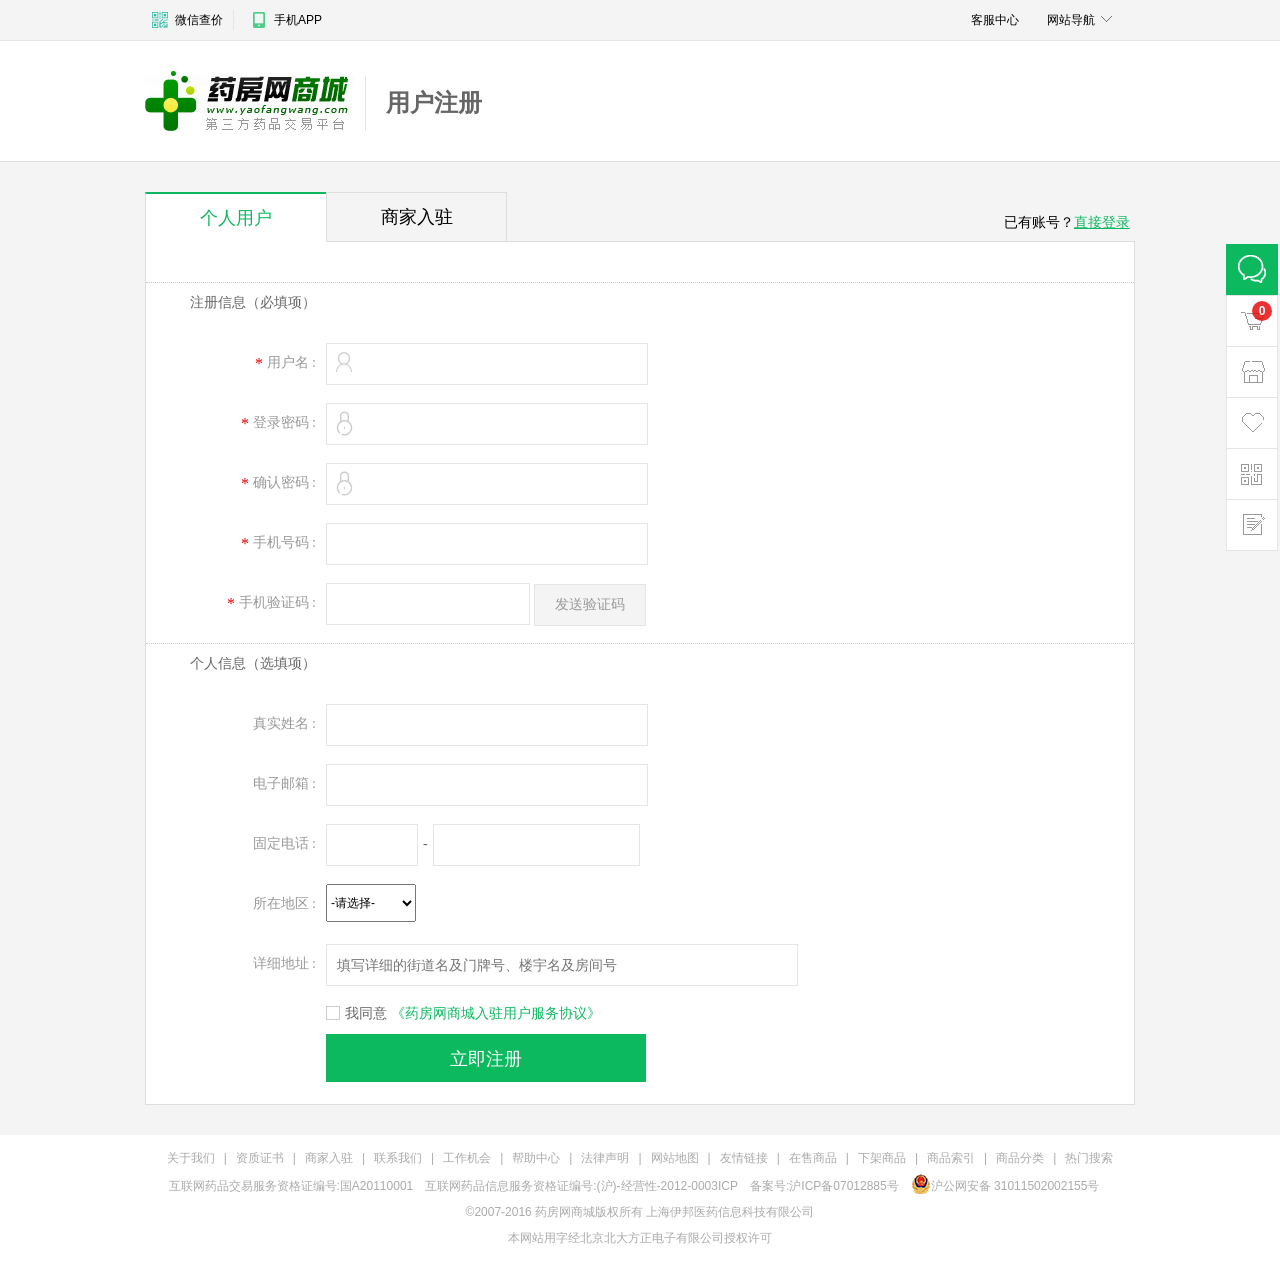
<file: electronic business website/html/sign-in.html>
<!DOCTYPE html>
<html lang="en">
<head>
	<meta charset="UTF-8">
	<title></title>
	<!--引入初始化样式-->
	<link rel="stylesheet" type="text/css" href="../css/initial.css">
	<!--引入头尾样式-->
	<link rel="stylesheet" type="text/css" href="../css/external/register_head.css">
	<link rel="stylesheet" type="text/css" href="../css/external/register_foot.css">
	<!--引入注册页面样式-->
	<link rel="stylesheet" type="text/css" href="../css/sign-in.css">
	<!--引入固定侧边栏样式-->
	<link rel="stylesheet" type="text/css" href="../css/external/fixation.css">
	<!--引入JQuery库-->
	<script type="text/javascript" src="../JQku/jquery-1.12.4.js"></script>
</head>
<body>
	<!--外部引入公共头部-->
	<div id="head"></div>
	<script type="text/javascript" src="../js/external/register_head.js"></script>
	<!-- <script type="text/javascript" src="../js/sign-in.js"></script> -->

	<div class="container-box">
		<div class="center-box">
			<ul class="ul_first">
				<li><a href="#" class="li-a">个人用户</a></li>
				<li><a href="firm-sign-in.html">商家入驻</a></li>
				<div class="go-log">已有账号？<a href="log-in.html">直接登录</a></div>
			</ul>
			<ul class="form">
				<li class="first-li">
					<span class="form-span">注册信息（必填项）</span>
				</li>
				<li>
					<span class="form-val">
						<label>*</label>
						用户名 :
					</span>
					<span class="name-span">
						<i class="name-i"></i>
						<input type="text" name="username" class="span-text username">
					</span>
					<span class="err oninfo-hint">
						<i class="hintback-1"></i>
						<span>请输入你的用户名，2-18个字符，且不能输入特殊符号和空格</span>
					</span>
				</li>
				<li>
					<span class="form-val">
						<label>*</label>
						登录密码 :
					</span>
					<span class="name-span">
						<i class="pwd-i"></i>
						<input type="password" name="pwd" class="span-text pwd">
					</span>
					<span class="err oninfo-hint">
						<i class="hintback-1"></i>
						<span>请输入您的登录密码，6-20位数字和字符组合，两边不能有空符号</span>
					</span>
				</li>
				<li>
					<span class="form-val">
						<label>*</label>
						确认密码 :
					</span>
					<span class="name-span">
						<i class="pwd-i"></i>
						<input type="password" name="pwd2" class="span-text pwd2">
					</span>
					<span class="err oninfo-hint">
						<i class="hintback-1"></i>
						<span>请输入您的确认密码，6-20位数字和字符组合，必须和密码相等</span>
					</span>
				</li>
				<li>
					<span class="form-val">
						<label>*</label>
						手机号码 :
					</span>
					<span class="name-span">
						<input type="text" name="phone" class="form-ipt span-text phone">
					</span>
					<span class="err oninfo-hint">
						<i class="hintback-1"></i>
						<span>请输入您的手机号码，11位数字</span>
					</span>
				</li>
				<li>
					<span class="form-val">
						<label>*</label>
						手机验证码 :
					</span>
					<span class="name-span">
						<input type="text" name="name" class="form-ipt span-text" style="width : 172px;">
						<a href="#" class="ipt-a">发送验证码</a>
					</span>
					<span class="err oninfo-hint">
						<i class="hintback-1"></i>
						<span>请输入6位手机验证码</span>
					</span>
				</li>

				<!--选填项-->
				<li class="first-li">
					<span class="form-span">个人信息（选填项）</span>
				</li>
				<li>
					<span class="form-val">
						真实姓名 :
					</span>
					<span class="name-span">
						<input type="text" name="realityname" class="form-ipt elect">
						<span class="err oninfo-hint">
							<i class="hintback-1"></i>
							<span>请输入您的真实姓名，至少2个字符</span>
						</span>
					</span>
				</li>
				<li>
					<span class="form-val">
						电子邮箱 :
					</span>
					<span class="name-span">
						<input type="text" name="email" class="form-ipt elect">
						<span class="err oninfo-hint">
							<i class="hintback-1"></i>
							<span>请输入您的电子邮箱，格式如：xxx@qq.com，6-100个字符</span>
						</span>
					</span>
				</li>
				<li>
					<span class="form-val">
						固定电话 :
					</span>
					<span class="name-span">
						<input type="text" name="section" class="s-ipt elect">
						<span class="err oninfo-hint">
							<i class="hintback-1"></i>
							<span>电话区号3或4位数字</span>
						</span>
						<span class="phon-ipt elect"> - </span> 
						<input type="text" name="dial" class="m-ipt elect">
						<span class="err oninfo-hint">
							<i class="hintback-1"></i>
							<span>电话号码7或8位数字（可选填）</span>
						</span>
					</span>
				</li>
				<li>
					<span class="form-val">
						所在地区 :
					</span>
					<span class="name-span">
						<select id="province"></select>
						<select id="city"></select>
						<select id="district"></select>
						<span class="err oninfo-hint">
							<i class="hintback-1"></i>
							<span>请选择您的所在地区</span>
						</span>
					</span>
				</li>
				<li>
					<span class="form-val">
						详细地址 :
					</span>
					<span class="name-span">
						<input type="text" name="name" class="form-ipt addr" disabled="disabled" placeholder="填写详细的街道名及门牌号、楼宇名及房间号" style="background-color: #fff; width: 440px;">
						<span class="err oninfo-hint">
							<i class="hintback-1"></i>
							<span>请输入完整的详细地址信息，两边不能有空符号</span>
						</span>
					</span>
				</li>
				<li class="form-ck">
					<div class="ckbox">
						<div class="ck-box">
							<div class="ck" id="ck"></div>我同意
						</div>
						<a href="#">《药房网商城入驻用户服务协议》</a>
					</div>
				</li>
				<li class="last-li">
					<button id="sub">立即注册</button>
				</li>
			</ul>
		</div>
	</div>
	<!--引入注册事件-->
	<script type="text/javascript" src="../js/sign-in.js"></script>
	
	<!--注册成功后跳转页面-->
	<div class="skip">
		<p>注册成功，页面将会在<span>3</span>秒后跳转到登录页面</p>
	</div>

	<!--引入脚部内容-->
	<div id="footer"></div>
	<script type="text/javascript" src="../js/external/register_foot.js"></script>

	<!--引入固定侧边栏内容-->
	<div id="fixation"></div>
	<script type="text/javascript" src="../js/external/fixation.js"></script>
</body>
</html>
</file>
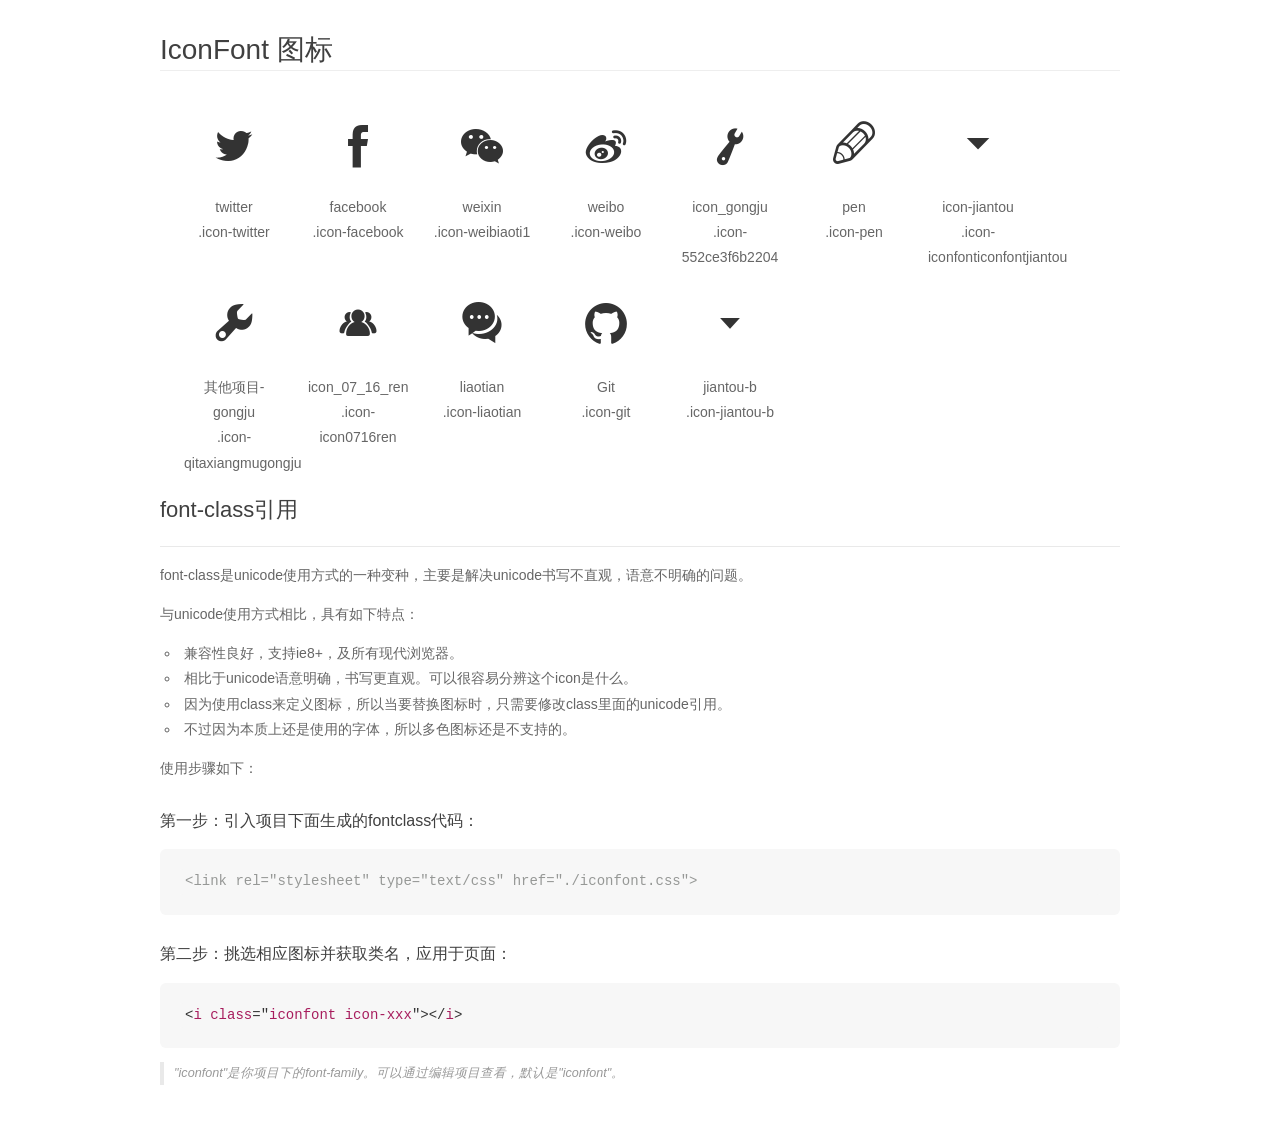
<file: Responsive Web/font/demo_fontclass.html>
<!DOCTYPE html>
<html>
<head>
    <meta charset="utf-8"/>
    <title>IconFont</title>
    <link rel="stylesheet" href="demo.css">
    <link rel="stylesheet" href="iconfont.css">
</head>
<body>
    <div class="main markdown">
        <h1>IconFont 图标</h1>
        <ul class="icon_lists clear">
            
                <li>
                <i class="icon iconfont icon-twitter"></i>
                    <div class="name">twitter</div>
                    <div class="fontclass">.icon-twitter</div>
                </li>
            
                <li>
                <i class="icon iconfont icon-facebook"></i>
                    <div class="name">facebook</div>
                    <div class="fontclass">.icon-facebook</div>
                </li>
            
                <li>
                <i class="icon iconfont icon-weibiaoti1"></i>
                    <div class="name">weixin</div>
                    <div class="fontclass">.icon-weibiaoti1</div>
                </li>
            
                <li>
                <i class="icon iconfont icon-weibo"></i>
                    <div class="name">weibo</div>
                    <div class="fontclass">.icon-weibo</div>
                </li>
            
                <li>
                <i class="icon iconfont icon-552ce3f6b2204"></i>
                    <div class="name">icon_gongju</div>
                    <div class="fontclass">.icon-552ce3f6b2204</div>
                </li>
            
                <li>
                <i class="icon iconfont icon-pen"></i>
                    <div class="name">pen</div>
                    <div class="fontclass">.icon-pen</div>
                </li>
            
                <li>
                <i class="icon iconfont icon-iconfonticonfontjiantou"></i>
                    <div class="name">icon-jiantou</div>
                    <div class="fontclass">.icon-iconfonticonfontjiantou</div>
                </li>
            
                <li>
                <i class="icon iconfont icon-qitaxiangmugongju"></i>
                    <div class="name">其他项目-gongju</div>
                    <div class="fontclass">.icon-qitaxiangmugongju</div>
                </li>
            
                <li>
                <i class="icon iconfont icon-icon0716ren"></i>
                    <div class="name">icon_07_16_ren</div>
                    <div class="fontclass">.icon-icon0716ren</div>
                </li>
            
                <li>
                <i class="icon iconfont icon-liaotian"></i>
                    <div class="name">liaotian</div>
                    <div class="fontclass">.icon-liaotian</div>
                </li>
            
                <li>
                <i class="icon iconfont icon-git"></i>
                    <div class="name">Git</div>
                    <div class="fontclass">.icon-git</div>
                </li>
            
                <li>
                <i class="icon iconfont icon-jiantou-b"></i>
                    <div class="name">jiantou-b</div>
                    <div class="fontclass">.icon-jiantou-b</div>
                </li>
            
        </ul>

        <h2 id="font-class-">font-class引用</h2>
        <hr>

        <p>font-class是unicode使用方式的一种变种，主要是解决unicode书写不直观，语意不明确的问题。</p>
        <p>与unicode使用方式相比，具有如下特点：</p>
        <ul>
        <li>兼容性良好，支持ie8+，及所有现代浏览器。</li>
        <li>相比于unicode语意明确，书写更直观。可以很容易分辨这个icon是什么。</li>
        <li>因为使用class来定义图标，所以当要替换图标时，只需要修改class里面的unicode引用。</li>
        <li>不过因为本质上还是使用的字体，所以多色图标还是不支持的。</li>
        </ul>
        <p>使用步骤如下：</p>
        <h3 id="-fontclass-">第一步：引入项目下面生成的fontclass代码：</h3>


        <pre><code class="lang-js hljs javascript"><span class="hljs-comment">&lt;link rel="stylesheet" type="text/css" href="./iconfont.css"&gt;</span></code></pre>
        <h3 id="-">第二步：挑选相应图标并获取类名，应用于页面：</h3>
        <pre><code class="lang-css hljs">&lt;<span class="hljs-selector-tag">i</span> <span class="hljs-selector-tag">class</span>="<span class="hljs-selector-tag">iconfont</span> <span class="hljs-selector-tag">icon-xxx</span>"&gt;&lt;/<span class="hljs-selector-tag">i</span>&gt;</code></pre>
        <blockquote>
        <p>"iconfont"是你项目下的font-family。可以通过编辑项目查看，默认是"iconfont"。</p>
        </blockquote>
    </div>
</body>
</html>
</file>
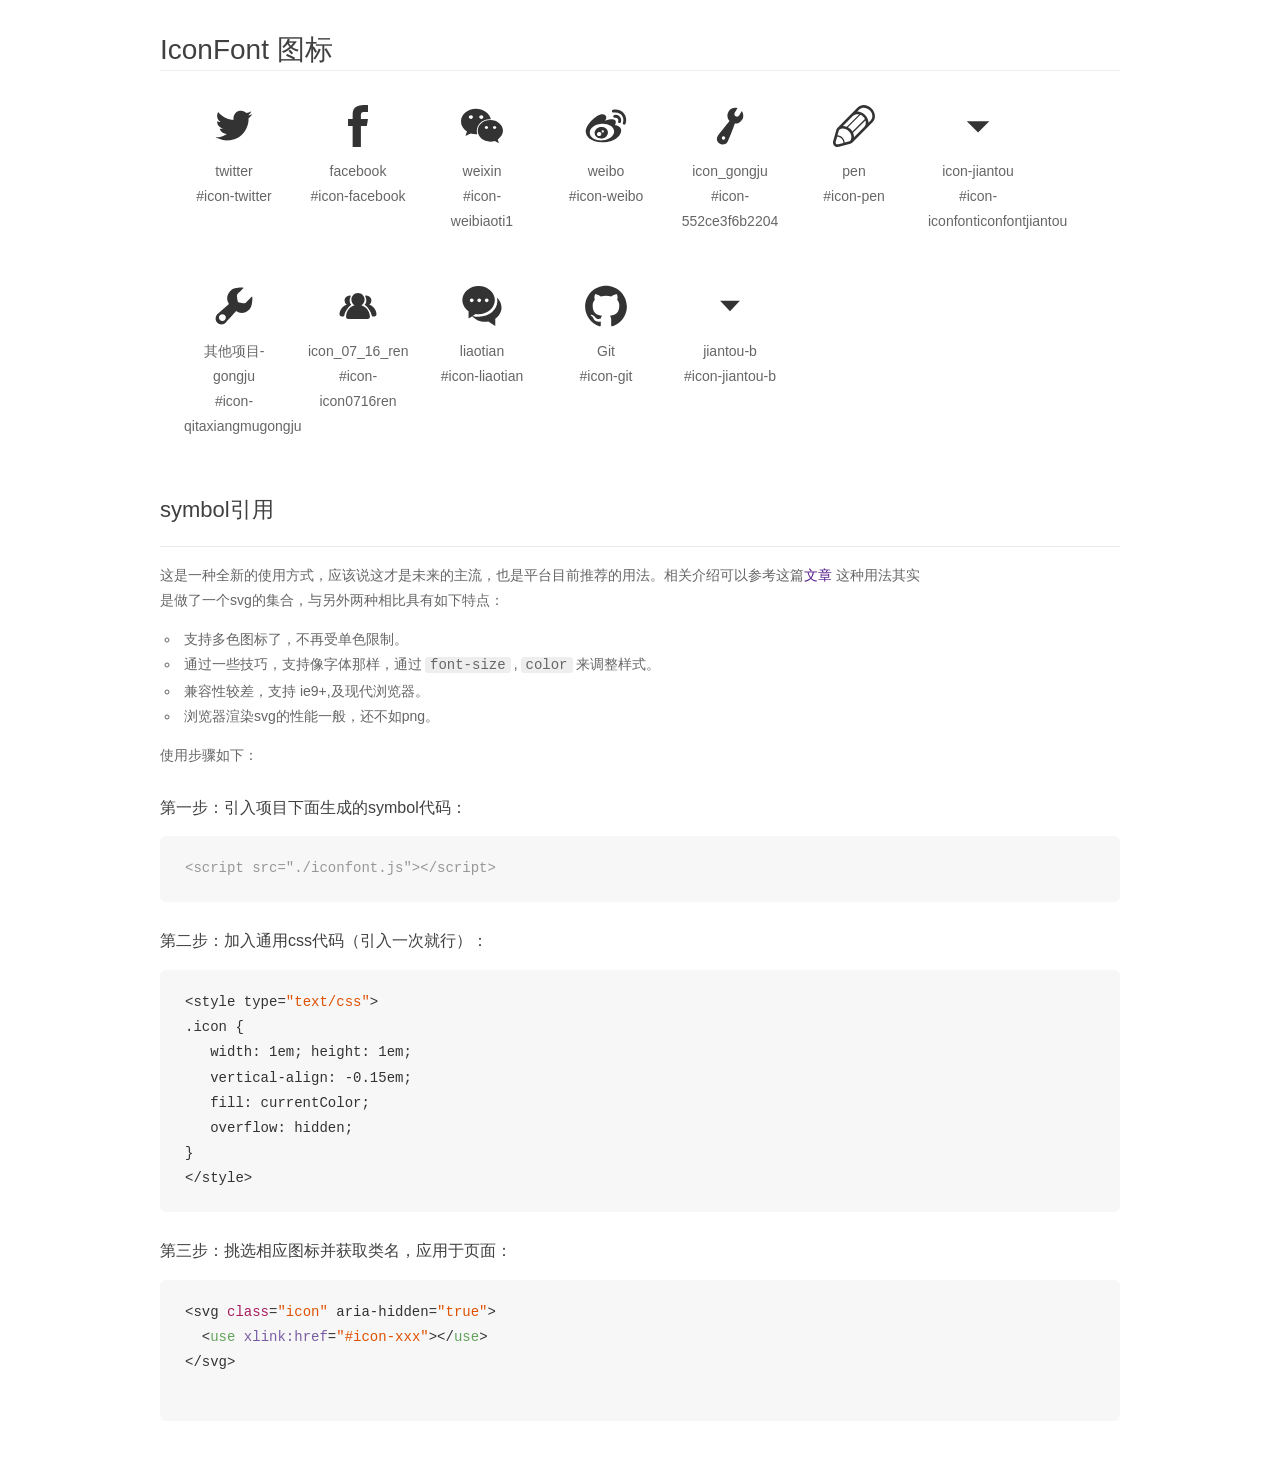
<file: Responsive Web/font/demo_symbol.html>
<!DOCTYPE html>
<html>
<head>
    <meta charset="utf-8"/>
    <title>IconFont</title>
    <link rel="stylesheet" href="demo.css">
    <script src="iconfont.js"></script>

    <style type="text/css">
        .icon {
          /* 通过设置 font-size 来改变图标大小 */
          width: 1em; height: 1em;
          /* 图标和文字相邻时，垂直对齐 */
          vertical-align: -0.15em;
          /* 通过设置 color 来改变 SVG 的颜色/fill */
          fill: currentColor;
          /* path 和 stroke 溢出 viewBox 部分在 IE 下会显示
             normalize.css 中也包含这行 */
          overflow: hidden;
        }

    </style>
</head>
<body>
    <div class="main markdown">
        <h1>IconFont 图标</h1>
        <ul class="icon_lists clear">
            
                <li>
                    <svg class="icon" aria-hidden="true">
                        <use xlink:href="#icon-twitter"></use>
                    </svg>
                    <div class="name">twitter</div>
                    <div class="fontclass">#icon-twitter</div>
                </li>
            
                <li>
                    <svg class="icon" aria-hidden="true">
                        <use xlink:href="#icon-facebook"></use>
                    </svg>
                    <div class="name">facebook</div>
                    <div class="fontclass">#icon-facebook</div>
                </li>
            
                <li>
                    <svg class="icon" aria-hidden="true">
                        <use xlink:href="#icon-weibiaoti1"></use>
                    </svg>
                    <div class="name">weixin</div>
                    <div class="fontclass">#icon-weibiaoti1</div>
                </li>
            
                <li>
                    <svg class="icon" aria-hidden="true">
                        <use xlink:href="#icon-weibo"></use>
                    </svg>
                    <div class="name">weibo</div>
                    <div class="fontclass">#icon-weibo</div>
                </li>
            
                <li>
                    <svg class="icon" aria-hidden="true">
                        <use xlink:href="#icon-552ce3f6b2204"></use>
                    </svg>
                    <div class="name">icon_gongju</div>
                    <div class="fontclass">#icon-552ce3f6b2204</div>
                </li>
            
                <li>
                    <svg class="icon" aria-hidden="true">
                        <use xlink:href="#icon-pen"></use>
                    </svg>
                    <div class="name">pen</div>
                    <div class="fontclass">#icon-pen</div>
                </li>
            
                <li>
                    <svg class="icon" aria-hidden="true">
                        <use xlink:href="#icon-iconfonticonfontjiantou"></use>
                    </svg>
                    <div class="name">icon-jiantou</div>
                    <div class="fontclass">#icon-iconfonticonfontjiantou</div>
                </li>
            
                <li>
                    <svg class="icon" aria-hidden="true">
                        <use xlink:href="#icon-qitaxiangmugongju"></use>
                    </svg>
                    <div class="name">其他项目-gongju</div>
                    <div class="fontclass">#icon-qitaxiangmugongju</div>
                </li>
            
                <li>
                    <svg class="icon" aria-hidden="true">
                        <use xlink:href="#icon-icon0716ren"></use>
                    </svg>
                    <div class="name">icon_07_16_ren</div>
                    <div class="fontclass">#icon-icon0716ren</div>
                </li>
            
                <li>
                    <svg class="icon" aria-hidden="true">
                        <use xlink:href="#icon-liaotian"></use>
                    </svg>
                    <div class="name">liaotian</div>
                    <div class="fontclass">#icon-liaotian</div>
                </li>
            
                <li>
                    <svg class="icon" aria-hidden="true">
                        <use xlink:href="#icon-git"></use>
                    </svg>
                    <div class="name">Git</div>
                    <div class="fontclass">#icon-git</div>
                </li>
            
                <li>
                    <svg class="icon" aria-hidden="true">
                        <use xlink:href="#icon-jiantou-b"></use>
                    </svg>
                    <div class="name">jiantou-b</div>
                    <div class="fontclass">#icon-jiantou-b</div>
                </li>
            
        </ul>


        <h2 id="symbol-">symbol引用</h2>
        <hr>

        <p>这是一种全新的使用方式，应该说这才是未来的主流，也是平台目前推荐的用法。相关介绍可以参考这篇<a href="">文章</a>
        这种用法其实是做了一个svg的集合，与另外两种相比具有如下特点：</p>
        <ul>
          <li>支持多色图标了，不再受单色限制。</li>
          <li>通过一些技巧，支持像字体那样，通过<code>font-size</code>,<code>color</code>来调整样式。</li>
          <li>兼容性较差，支持 ie9+,及现代浏览器。</li>
          <li>浏览器渲染svg的性能一般，还不如png。</li>
        </ul>
        <p>使用步骤如下：</p>
        <h3 id="-symbol-">第一步：引入项目下面生成的symbol代码：</h3>
        <pre><code class="lang-js hljs javascript"><span class="hljs-comment">&lt;script src="./iconfont.js"&gt;&lt;/script&gt;</span></code></pre>
        <h3 id="-css-">第二步：加入通用css代码（引入一次就行）：</h3>
        <pre><code class="lang-js hljs javascript">&lt;style type=<span class="hljs-string">"text/css"</span>&gt;
.icon {
   width: <span class="hljs-number">1</span>em; height: <span class="hljs-number">1</span>em;
   vertical-align: <span class="hljs-number">-0.15</span>em;
   fill: currentColor;
   overflow: hidden;
}
&lt;<span class="hljs-regexp">/style&gt;</span></code></pre>
        <h3 id="-">第三步：挑选相应图标并获取类名，应用于页面：</h3>
        <pre><code class="lang-js hljs javascript">&lt;svg <span class="hljs-class"><span class="hljs-keyword">class</span></span>=<span class="hljs-string">"icon"</span> aria-hidden=<span class="hljs-string">"true"</span>&gt;<span class="xml"><span class="hljs-tag">
  &lt;<span class="hljs-name">use</span> <span class="hljs-attr">xlink:href</span>=<span class="hljs-string">"#icon-xxx"</span>&gt;</span><span class="hljs-tag">&lt;/<span class="hljs-name">use</span>&gt;</span>
</span>&lt;<span class="hljs-regexp">/svg&gt;
        </span></code></pre>
    </div>
</body>
</html>
</file>
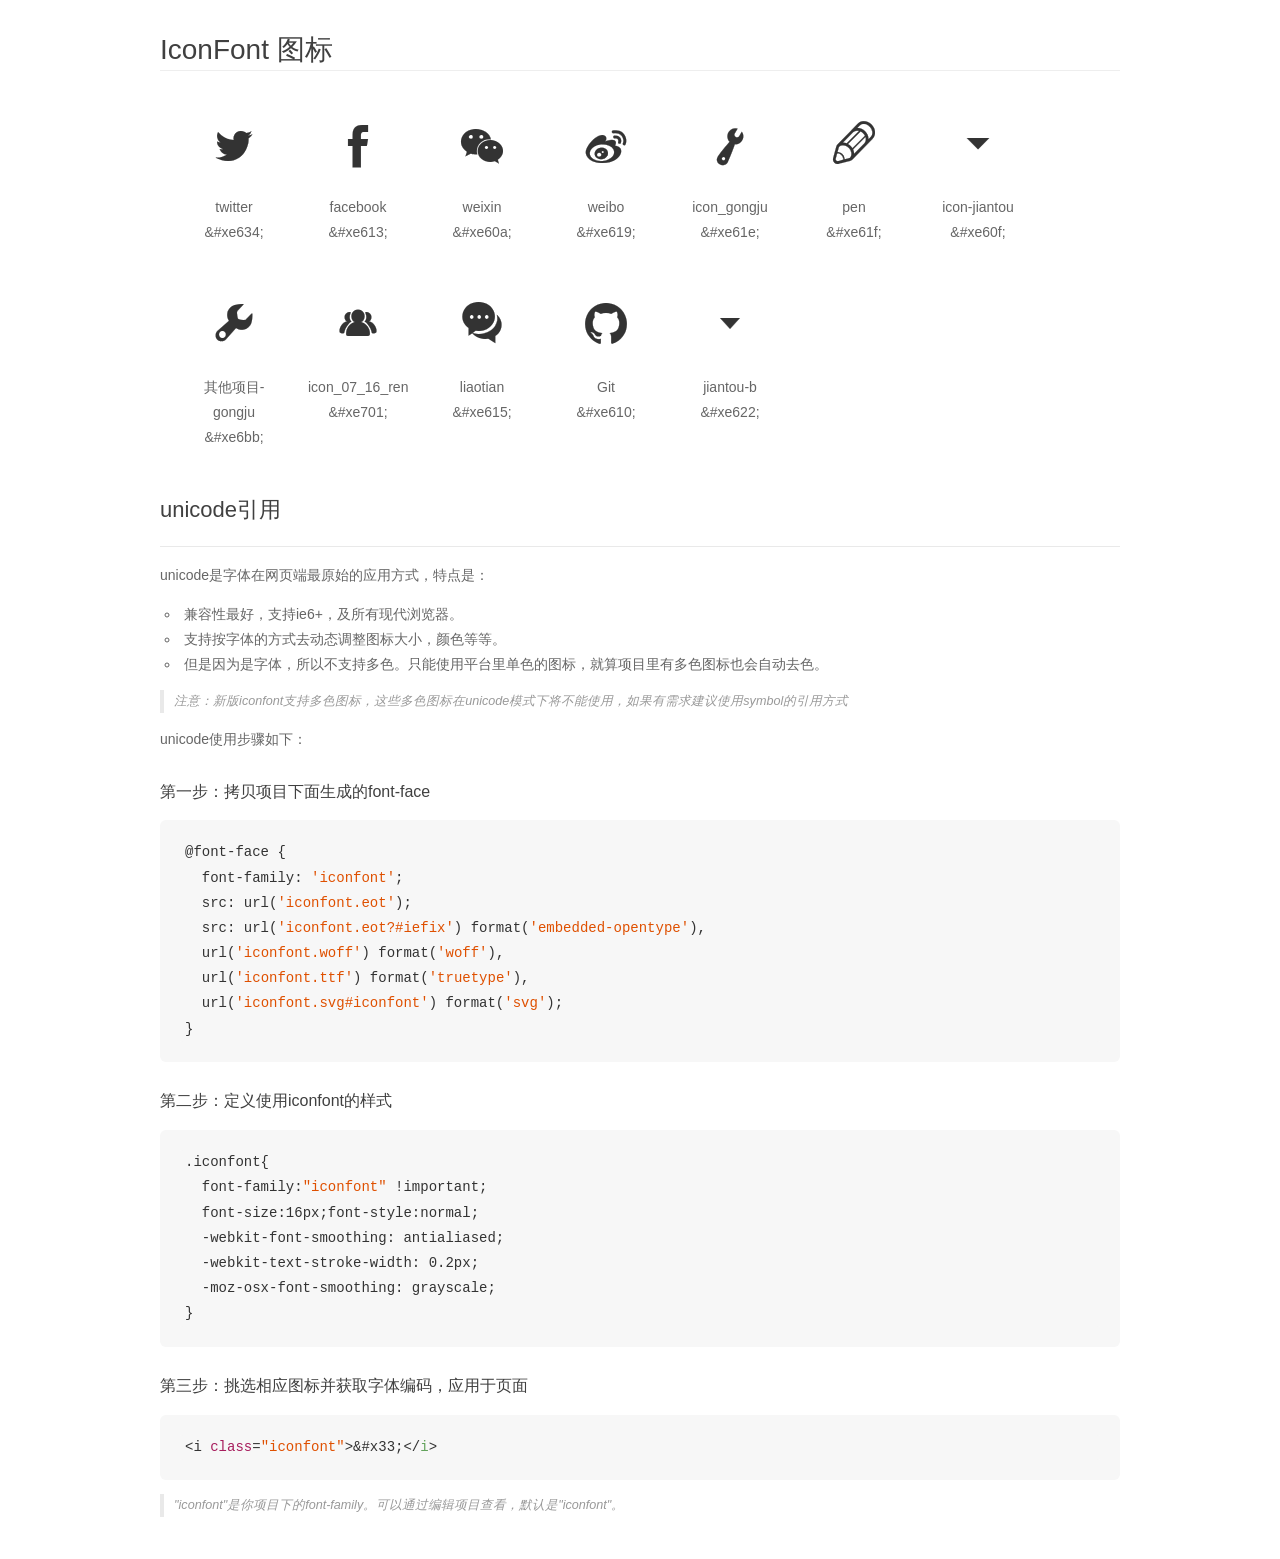
<file: Responsive Web/font/demo_unicode.html>
<!DOCTYPE html>
<html>
<head>
    <meta charset="utf-8"/>
    <title>IconFont</title>
    <link rel="stylesheet" href="demo.css">

    <style type="text/css">

        @font-face {font-family: "iconfont";
          src: url('iconfont.eot'); /* IE9*/
          src: url('iconfont.eot#iefix') format('embedded-opentype'), /* IE6-IE8 */
          url('iconfont.woff') format('woff'), /* chrome, firefox */
          url('iconfont.ttf') format('truetype'), /* chrome, firefox, opera, Safari, Android, iOS 4.2+*/
          url('iconfont.svg#iconfont') format('svg'); /* iOS 4.1- */
        }

        .iconfont {
          font-family:"iconfont" !important;
          font-size:16px;
          font-style:normal;
          -webkit-font-smoothing: antialiased;
          -webkit-text-stroke-width: 0.2px;
          -moz-osx-font-smoothing: grayscale;
        }

    </style>
</head>
<body>
    <div class="main markdown">
        <h1>IconFont 图标</h1>
        <ul class="icon_lists clear">
            
                <li>
                <i class="icon iconfont">&#xe634;</i>
                    <div class="name">twitter</div>
                    <div class="code">&amp;#xe634;</div>
                </li>
            
                <li>
                <i class="icon iconfont">&#xe613;</i>
                    <div class="name">facebook</div>
                    <div class="code">&amp;#xe613;</div>
                </li>
            
                <li>
                <i class="icon iconfont">&#xe60a;</i>
                    <div class="name">weixin</div>
                    <div class="code">&amp;#xe60a;</div>
                </li>
            
                <li>
                <i class="icon iconfont">&#xe619;</i>
                    <div class="name">weibo</div>
                    <div class="code">&amp;#xe619;</div>
                </li>
            
                <li>
                <i class="icon iconfont">&#xe61e;</i>
                    <div class="name">icon_gongju</div>
                    <div class="code">&amp;#xe61e;</div>
                </li>
            
                <li>
                <i class="icon iconfont">&#xe61f;</i>
                    <div class="name">pen</div>
                    <div class="code">&amp;#xe61f;</div>
                </li>
            
                <li>
                <i class="icon iconfont">&#xe60f;</i>
                    <div class="name">icon-jiantou</div>
                    <div class="code">&amp;#xe60f;</div>
                </li>
            
                <li>
                <i class="icon iconfont">&#xe6bb;</i>
                    <div class="name">其他项目-gongju</div>
                    <div class="code">&amp;#xe6bb;</div>
                </li>
            
                <li>
                <i class="icon iconfont">&#xe701;</i>
                    <div class="name">icon_07_16_ren</div>
                    <div class="code">&amp;#xe701;</div>
                </li>
            
                <li>
                <i class="icon iconfont">&#xe615;</i>
                    <div class="name">liaotian</div>
                    <div class="code">&amp;#xe615;</div>
                </li>
            
                <li>
                <i class="icon iconfont">&#xe610;</i>
                    <div class="name">Git</div>
                    <div class="code">&amp;#xe610;</div>
                </li>
            
                <li>
                <i class="icon iconfont">&#xe622;</i>
                    <div class="name">jiantou-b</div>
                    <div class="code">&amp;#xe622;</div>
                </li>
            
        </ul>
        <h2 id="unicode-">unicode引用</h2>
        <hr>

        <p>unicode是字体在网页端最原始的应用方式，特点是：</p>
        <ul>
        <li>兼容性最好，支持ie6+，及所有现代浏览器。</li>
        <li>支持按字体的方式去动态调整图标大小，颜色等等。</li>
        <li>但是因为是字体，所以不支持多色。只能使用平台里单色的图标，就算项目里有多色图标也会自动去色。</li>
        </ul>
        <blockquote>
        <p>注意：新版iconfont支持多色图标，这些多色图标在unicode模式下将不能使用，如果有需求建议使用symbol的引用方式</p>
        </blockquote>
        <p>unicode使用步骤如下：</p>
        <h3 id="-font-face">第一步：拷贝项目下面生成的font-face</h3>
        <pre><code class="lang-js hljs javascript">@font-face {
  font-family: <span class="hljs-string">'iconfont'</span>;
  src: url(<span class="hljs-string">'iconfont.eot'</span>);
  src: url(<span class="hljs-string">'iconfont.eot?#iefix'</span>) format(<span class="hljs-string">'embedded-opentype'</span>),
  url(<span class="hljs-string">'iconfont.woff'</span>) format(<span class="hljs-string">'woff'</span>),
  url(<span class="hljs-string">'iconfont.ttf'</span>) format(<span class="hljs-string">'truetype'</span>),
  url(<span class="hljs-string">'iconfont.svg#iconfont'</span>) format(<span class="hljs-string">'svg'</span>);
}
</code></pre>
        <h3 id="-iconfont-">第二步：定义使用iconfont的样式</h3>
        <pre><code class="lang-js hljs javascript">.iconfont{
  font-family:<span class="hljs-string">"iconfont"</span> !important;
  font-size:<span class="hljs-number">16</span>px;font-style:normal;
  -webkit-font-smoothing: antialiased;
  -webkit-text-stroke-width: <span class="hljs-number">0.2</span>px;
  -moz-osx-font-smoothing: grayscale;
}
</code></pre>
        <h3 id="-">第三步：挑选相应图标并获取字体编码，应用于页面</h3>
        <pre><code class="lang-js hljs javascript">&lt;i <span class="hljs-class"><span class="hljs-keyword">class</span></span>=<span class="hljs-string">"iconfont"</span>&gt;&amp;#x33;<span class="xml"><span class="hljs-tag">&lt;/<span class="hljs-name">i</span>&gt;</span></span></code></pre>

        <blockquote>
        <p>"iconfont"是你项目下的font-family。可以通过编辑项目查看，默认是"iconfont"。</p>
        </blockquote>
    </div>


</body>
</html>
</file>
<file: electronic business website/css/initial.css>
body,ul,li,ol,dl,dt,dd,input,header,footer,p,h1,h2,h3,h4,h5,h6,table,img,form{margin:0;padding: 0;}
 ul,li,ol{list-style: none;}
 a{text-decoration: none;color: #000;}
 input,a,textarea{outline: none;}
 html,body{width: 100%;height: 100%}
 body{font-family: "微软雅黑";font-size: 12px;}
 img{border: none;}
 .clear{overflow: hidden;clear: both;}
 h1,h2,h3,h4,h5,h6{
 	font-weight: normal;
 }
</file>
<file: electronic business website/css/index.css>
/* banner 轮播图区*/
.banner{
	width: 100%;
	height: 390px;
	position: relative;
	margin-bottom: 20px;
	overflow: hidden;
	z-index: 200;
}
.ban-ul{
	height: 100%;
	min-width: 1190px;
	margin: 0 auto;
	position: relative;
	overflow: hidden;
	width: 100%;
}
.ban-ul li{
	position: absolute;
	width: 100%;
	height: 100%;
	display: none;
}
.ban-ul .ban-ul-li1{
	background: rgb(236, 113, 123);
	display: block;
}
.ban-ul-li2{
	background: rgb(32, 182, 205);
}
.ban-ul-li3{
	background: rgb(197, 238, 235);
}
.ban-ul-li4{
	background: rgb(251, 214, 74);
}
.ban-ul-li5{
	background: rgb(249, 66, 34);
}
.ban-ul-div{
	width: 1190px;
	margin: 0 auto;
	position: relative;
}
.ban-ul li a{
	display: block;
	width: 780px;
	position: absolute;
	left: 230px;
}
.ul-div-img{
	position: absolute;
	top: 380px;
	left: 230px;
}
.index-ul{
	width: 1190px;
	height: 30px;
	z-index: 500;
	margin: 0 auto;
	position: relative;
	top: 387px;
}
.index-ul-2 div{
	float: left;
	width: 155px;
	border-right: 1px solid #666;
	height: 30px;
	background: rgba(0,0,0,0.4);
	text-align: center;
	line-height: 30px;
	font-size: 12px;
	color: #fff;
	font-family: "\5FAE\8F6F\96C5\9ED1";
}
.index-ul-2 .index-back{
	background: #0cb95f;
}
.index-ul .index-ul-2{
	width: 780px;
	height: 30px;
	margin-left: 230px;
}
.index-box{
	width: 1190px;
	margin: 0 auto;
	position: relative;
	padding-left: 230px;
	box-sizing: border-box;
	height: 50px;
	top: 130px;
	z-index: 500;
	font-size: 20px;
	color: #fff;
}
.index-left,.index-right{
	position: absolute;
	height: 60px;
	width: 30px;
	text-align: center;
	line-height: 50px;
	background-image: url(../imgs/public/icons.png);
	background-color: rgba(200,200,200,0.4);
	background-position: -348px -138px;
}
.index-box .index-right{
	left: 980px;
	background-position: -382px -138px
}
.ban-ul .ad{
	display: block;
	width: 180px;
	height: 390px;
	position: absolute;
	right: 0;
	top: 0;
	z-index: 888;
	opacity: 0.9;
}
.ban-ul .ad a{
	position: relative;
	left: 0;
	height: 196px;
}

/*tab 选项卡*/

/*banner 图下tab 选项卡*/
.tab-box{
	width: 100%;
}
.tab{
	width: 1190px;
	margin: 0 auto;
	position: relative;
}
.tab-box a:hover{
	color: #0cb95f;
	text-decoration: underline;
}
.tab-one{
	height: 250px;
	margin-bottom: 20px;
}
.tab-ul{
	border-bottom: 1px solid #0cb95f;
	height: 42px;
}
.tab-ul a:hover{
	text-decoration: none;
}
.title-right a:hover{
	color: #fff;
	text-decoration: none;
}
.tab-ul li{
	float: left;
	position: relative;
	width: 140px;
	height: 42px;
	text-align: center;
	line-height: 30px;
}
.tab-ul li a{
	position: relative;
	display: block;
	border-bottom: 1px solid #0cb95f;
	font-size: 16px;
	line-height: 42px;
	font-family: "\5FAE\8F6F\96C5\9ED1";
}
.tab-ul li a i{
	position: absolute;
	bottom: -1px;
	left: 70px;
	display: none;
	width: 10px;
	height: 6px;
	background: url(../imgs/public/icons.png) -156px -4px;
}
.tab-ul .tab-color{
	color: #0cb95f;
}
.tab-ul .tab-color i{
	display: block;
}
.tab-div{
	position: absolute;
	left: 0;
	top: 43px;
	width: 100%;
	display: none;
}
.tab-div a{
	display: block;
	width: 296px;
	float: left;
	margin-right: 2px;
	height: 200px;
}
.tab-div a:last-child{
	margin: 0;
}

/*一楼中西药品*/
.stair-one{
	margin-bottom: 20px;
}
.stair-one .title-span{
	margin: 8px 0;
	float: left;
}
.title-span i{
	background: #0cb95f;
	font-style: normal;
	float: left;
	display: block;
	width: 22px;
	height: 24px;
	line-height: 24px;
	font-size: 20px;
	color: #fff;
	text-align: center;
}
.title-span i.l{
	text-align: right;
	padding-right: 4px;
	border-bottom-left-radius: 13px;
	border-top-left-radius: 13px;
}
.title-span i.r{
	text-align: left;
	padding-left: 4px;
	border-bottom-right-radius: 13px;
	border-top-right-radius: 13px;
	margin-left: 2px;
}
.stair-title{
	margin-bottom: 5px;
	height: 40px;
	line-height: 40px;
}
.stair-title h2{
	float: left;
	font-size: 20px;
	color: #333;
	font-family: "\5FAE\8F6F\96C5\9ED1";
	padding-left: 10px;
	height: 40px;
	line-height: 40px;
}
.title-right{
	float: right;
	height: 14px;
	margin: 16px 0 9px;
}
.title-right a{
	display: block;
	float: right;
	height: 20px;
	line-height: 20px;
	padding: 0 4px;
	margin-bottom: 10px;
	font-size: 14px;
	font-family: "\5FAE\8F6F\96C5\9ED1";
	text-align: center;
	color: #333;
}
.title-right label{
	float: right;
	display: block;
	height: 14px;
	line-height: 14px;
	margin: 3px 8px;
	color: #ccc;
}
.title-right .title-color{
	background: #0cb95f;
	color: #fff;
}
.title-color i{
	background: url(../imgs/public/icons.png) -406px -32px;
	width: 9px;
	height: 6px;
	display: block;
	margin-left: 23px;
}
.stair-content{
	clear: both;
	overflow: hidden;
	position: relative;
}
.stair-content .contnet-right:last-child{
	display: block;
}
.content-left{
	width: 300px;
	float: left;
	position: relative;
	clear: both;
}
.content-left-ul{
	width: 300px;
	height: 360px;
	position: relative;
	overflow: hidden;
}
.content-left-ul li{
	position: absolute;
	cursor: pointer;
	float: left;
}
.left-btn-box{
	width: 300px;
	height: 60px;
	left: 0;
	top: 150px;
	position: absolute;
}
.left-btn-box a{
	background-image: url(../imgs/public/icons.png);
	display: block;
	height: 60px;
	position: absolute;
	width: 30px;
	top: 0;
	background-position: -348px -138px;
}
.left-btn-box .left-btn-box-right{
	background-position: -382px -138px;
	right: 0;
}
.content-left-brand{
	border: 1px solid #e5e5e5;
	width: 298px;
	clear: both;
	overflow: hidden;
    border-bottom: 0;
}
.content-left-brand a{
	display: block;
	height: 71px;
	border-bottom: 1px solid #e5e5e5;
	float: left;
	width: 149px;
}
.content-left-brand .brand-fi1{
	width: 148px;
	border-right: 1px solid #e5e5e5;
}
.content-left-brand a img{
	width: 140px;
	height: 60px;
	margin: 5px 0 0 3px;
}
.contnet-right{
	overflow: hidden;
	display: none;
	border-top: 1px solid #e5e5e5;
	position: absolute;
	top: 0;
	left: 300px;
}
.contnet-right li{
	float: left;
	height: 267px;
	width: 186px;
	border-bottom: 1px solid #e5e5e5;
	border-right: 1px solid #e5e5e5;
	position: relative;
	padding: 10px 18px 10px 18px;
}
.contnet-right .photo{
	text-align: center;
	display: block;
}
.contnet-right li img{
	height: 174px;
	width: 174px;
	transition: all 0.2s linear;
}
.contnet-right .li-last{
	width: 184px;
}
.contnet-right li a:hover img{
	-webkit-transform: translateX(-10px);
}
.contnet-right .right-txt{
	display: block;
	height: 20px;
	line-height: 20px;
	margin: 15px 0 0;
	overflow: hidden;
	color: #333;
}
.right-p-st{
	color: #999;
	display: block;
	height: 20px;
	line-height: 20px;
	margin: 5px 0;
	overflow: hidden;
}
.right-p-money{
	font-size: 14px;
	text-align: left;
	color: #e50000;
	font-family: Arial;
}
.content-left-div{
	width: 300px;
	height: 360px;
	position: relative;
	background: url(../imgs/index/tab/pfcg/pfcg.png) no-repeat;
	padding-left: 18px;
	padding-top: 18px;
    box-sizing: border-box;
}
.content-left-div a{
	display: block;
	width: 50px;
	height: 30px;
	border-radius: 50%;
	background-color: #fff;
	color: #666;
	float: left;
	margin: 8px;
	text-align: center;
	padding: 21px 11px;
}
.content-left-div a:hover{
	background-color: rgba(0,0,0,0.5);
	color: #fff;
	text-decoration: underline;
}


/*固定搜索框*/
.fixe-back{
	width: 100%;
	height: 60px;
	background-color: #000;
	opacity: 0.8;
	position: fixed;
	top: 0;
	display: none;
}
.fixe-ss{
	width: 100%;
	height: 60px;
	position: fixed;
	top: 0;
	z-index: 99999;
	display: none;
}
.ss-div{
	width: 1190px;
	margin: 0 auto;
	height: 60px;
	position: relative;
}
.ss-logo{
	width: 160px;
	height: 40px;
	display: block;
	position: absolute;
	left: 10px;
	top: 7px;
	background: url(../imgs/index/logo2.png);
}
.ss-form{
	position: absolute;
	top: 10px;
	left: 300px;
	width: 690px;
	height: 36px;
	border: 2px solid #0cb95f;
	line-height: 36px;
}
.ss-form ul{
	position: absolute;
	left: 0;
	z-index: 998;
	overflow: hidden;
	width: 80px;
	height: 35px;
	border: 1px solid #e5e5e5;
	border-bottom: 0;
	background: #fff;
}
.ss-form ul li{
	height: 36px;
	line-height: 36px;
}
.ss-form ul li a{
	display: block;
	padding: 0 10px 0 25px;
}
.ss-form .ss-form-fixe{
	display: block;
	position: absolute;
	top: 11px;
	right: 8px;
	width: 15px;	
	height: 15px;
	background: url(../imgs/public/icons.png) -109px 1px;
}
.ss-form-ipt{
	width: 498px;
	float: left;
	margin-left: 82px;
	padding: 5px 10px;
	height: 26px;
	border: 0;
	line-height: 26px;
	background: #fff;
}

/*banner2 区*/
.banner_2{
	width: 1190px;
	height: 110px;
	margin: 10px auto;
	position: relative;
}
.banner_2 .ban-gg{
	position: absolute;
	bottom: 0px;
	left: 0;
}

/* 阅读区 */
.read{
	width: 1190px;
	margin: 10px auto;
	height: 276px;
}
.news{
	width: 381px;
	border: 1px solid #e5e5e5;
	float: left;
	overflow: hidden;
}
.news-title{
	line-height: 40px;
	background: #f4f4f4;
	border-bottom: 1px solid #e5e5e5;
	padding-left: 20px;
	overflow: hidden;
}
.news-title h4{
	font-size: 14px;
	float: left;
	width: 100px;
	color: #666;
	font-weight: normal;
	font-family: "\5FAE\8F6F\96C5\9ED1";
}
.news-title a{
	float: right;
	color: #999;
	width: 50px;
	display: block;
}
.news-top{
	height: 92px;
	padding: 8px 0 6px;
	position: relative;
}
.top-a1{
	display: block;
	float: left;
	padding: 10px 15px 0 15px;
	width: 100px;
	position: relative;
	color: #333;
}
.top-a1 img{
	width: 100px;
	height: 80px;
}
.news-one{
	float: left;
	width: 230px;
	padding: 10px 10px 0 0;
}
.news-one a{
	display: block;
	height: 16px;
	line-height: 16px;
	margin-right: 0;
	margin-left: 0;
	margin-top: 5px;
	overflow: hidden;
	font-weight: bold;
	color: #333;
}
.new-txt{
	line-height: 20px;
	color: #666;
	margin-top: 10px;
}
.news-ul{
	padding: 5px 17px 10px;
}
.news-ul li{
	line-height: 28px;
	white-space: normal;
	overflow: hidden;
}
.news-ul li a{
	color: #666;
}
.read-center{
	margin: 0 20px;
}
.raed-num{
	width: 15px;
	height: 15px;
	text-align: center;
	line-height: 16px;
	margin-right: 3px;
	color: #fff;
	font-style: italic;
	display: inline-block;
}
.raed-one{
	position: absolute;
	background: #e16070;
	top: 18px;
	left: 15px;
}
.raed-two{
	background: #ffbc1d;
}
.raed-theer{
	background: #6aabea;
}
.discuss-box{
	height: 233px;
	overflow: hidden;
	position: relative;
}
.discuss-ul{
	position: absolute;
	padding: 10px;
}
.discuss-ul li{
	color: #666;
	clear: both;
	display: block;
	width: 360px;
	overflow: hidden;
}
.discuss-div{
	padding: 10px 0;
	border-bottom: 1px dashed #e5e5e5;
	overflow: hidden;
}
.discuss-left{
	display: inline;
	float: left;
	width: 50px;
}
.discuss-left{
	display: inline;
	float: left;
	width: 50px;
}
.discuss-left img{
	border: 1px solid #f4f4f4;
	border-radius: 50%;
	height: 50px;
	width: 50px;
}
.discuss-left p{
	text-align: center;
	color: #666;
	padding: 5px 0;
	overflow: hidden;
	height: 24px;
	line-height: 34px;
}
.discuss-right{
	display: inline;
	float: left;
	margin-left: 20px;
	width: 276px;
	position: relative;
}
.discuss-content{
	background: #f4f4f4;
	padding: 5px 15px ;
	height: 48px;
	color: #666;
	line-height: 24px;
}
.discuss-content i{
	position: absolute;
	left: -7px;
	top: 20px;
	width: 8px;
	height: 12px;
	background: url(../imgs/public/icons.png) -265px -292px;
}
.discuss-data{
	margin-top: 5px;
	color: #999;
	height: 24px;
	line-height: 24px;
}
.discuss-data a{
	padding: 0 10px;
	color: #999;
}
.discuss-data span{
	float: right;
}

/*热门商品 友情链接*/
.hot-box{
	width: 1190px;
	margin: 20px auto;
	overflow: hidden;
	border: 1px solid #e5e5e5;
}
.hot-top{
	border-bottom: 1px solid #e5e5e5;
	line-height: 40px;
	height: 40px;
	background: #f4f4f4;
}
.hot-top h3{
	display: block;
	float: left;
	width: 137px;
	text-align: center;
	color: #333;
	line-height: 40px;
	font-size: 14px;
	font-family: "\5FAE\8F6F\96C5\9ED1";
}
.hot-top .a-style{
	height: 41px;
	background: #fff;
	border-right: 1px solid #e5e5e5;
}
.hot-content{
	padding: 20px 35px;
}
.hot-content a{
	display: block;
	float: left;
	margin: 10px 0;
	width: 110px;
	color: #999;
	overflow: hidden;
	text-overflow: ellipsis;
	white-space: nowrap;
}

/* 侧边楼梯 */
.fixe-stairs{
	display: none;
	position: fixed;
	left: -20px;
	top: 150px;
	background: #fff;
	width: 40px;
	z-index: 9999;
	border: 1px solid #e5e5e5;
}
.fixe-stairs li{
	display: block;
	background: #fff;
	border-bottom: 1px solid #e5e5e5;
	height: 78px;
	width: 40px;
}
.fixe-stairs li a{
	height: 78px;
	width: 40px;
	display: block;
	position: relative;
}
.fixe-stairs li a span{
	color: #999;
	text-align: center;
	display: block;
	font-size: 12px;
	position: absolute;
	bottom: 10px;
	left: 0;
	line-height: 16px;
	padding: 0 6px;
	font-family: "\5FAE\8F6F\96C5\9ED1";
}
.fixe-stairs li a i{
	background-image: url(../imgs/public/icons.png);
	display: block;
	height: 24px;
	width: 20px;
	position: absolute;
	top: 9px;
	left: 10px;
}
.fixe-stairs .back{
	background-color: #0cb95f;
}
.fixe-stairs li a .b1{
	background-position: -172px -371px;
}
.fixe-stairs li a .b2{
	background-position: -188px -396px;
}
.fixe-stairs li a .b3{
	background-position: -206px -371px;
}
.fixe-stairs li a .b4{
	background-position: -228px -371px;
}
.fixe-stairs li a .b5{
	background-position: -251px -371px;
}
.fixe-stairs li a .b6{
	background-position: -276px -371px;
}
.fixe-stairs li a .b7{
	background-position: -300px -371px;
}
</file>
<file: electronic business website/css/external/index_head.css>
body{
	font-family: Arial,"宋体";
}
/*头部导航内容*/
.head{
	width: 100%;
	background: #f4f4f4;
	border-bottom: 1px solid #e5e5e5;
	clear: both;
}
.head a:hover{
	color: #0cb95f;
    text-decoration: underline;
}
.container{
	width: 1190px;
	margin: 0 auto;
	height: 40px;
	line-height: 40px;
}
/*左侧内容*/
.head_left{
	float: left;
}
.head_left li{
	float: left;
	margin-right: 5px;
	position: relative;
}
.head_left li a{
	white-space: nowrap;
	height: 40px;
	line-height: 40px;
	display: block;
	float: left;
}
s{
	float: right;
	display: block;
	height: 20px;
	border-right: 1px solid #e5e5e5;
	margin:10px 10px 10px 10px;
}
.wx,.sj,.sc{
	width: 20px;
	height: 20px;
	float: left;
	margin: 10px 5px 10px 0;
}
.wx{
	background: url(../../imgs/public/icons.png) -49px -3px;
}
.sj{
	background: url(../../imgs/public/icons.png) -68px -3px;
}
.sc{
	background: url(../../imgs/public/icons.png) -2px -4px;
}
.left-APP,.left-WX{
	border: 1px solid #ccc;
	position: absolute;
	top: 40px;
	left: -80px;
	z-index: 999;
	background: #fff;
	display: none;
}
/*.head-left .left-APP{
	z-index: 1000;
}*/
.left-APP img{
	display: block;
}
.left-WX img{
	display: block;
}
.left-APP,.left-WX p{
	font-family:  "\5FAE\8F6F\96C5\9ED1";
	text-align: center;
	color: #666;
}
/*右侧内容*/
.head_right{
	float: right;
	position: relative;
}
.head_right li{
	float: right;
	margin-right: 3px;
	width: 80px;
}
.head_right a{
	float: left;
}
.head_right s{
	float: left;
}
.head-first{
	margin-right: 0;
}
.nav,.gr,.car{
	background: url(../../imgs/public/icons.png) -121px 1px;
	float: right;
	width: 20px;
	height: 20px;
	margin: 10px 10px 10px 0;
}
.head_right .gr{
	float: left;
	margin: 10px 0px 10px 0;
}
.head .li_nav{
    width: 80px;
    padding-left: 20px;
    margin-left: -20px;
    position: relative;
}
.head .head-gr{
	width: 95px;
	padding-left: 15px;
	position: absolute;
	left: 350px;
}
.head .hide-gr{
	top: 40px;
	background: #fff;
	display: none;
}
.head .hide-gr a{
	line-height: 30px;
	height: 30px;
	text-align: left;
	display: block;
	width: 100%;
	padding-left: 15px;
	/*padding-right: */
	margin-left: -15px;
}
.hide-gr a:hover{
	background: #f4f4f4;
}
.head .head-car{
	margin-right: 120px;
}
/*头部二级导航内容*/
.sub-nav{
	border:1px solid #ccc;
	border-top: none;
	position: absolute;
	float: left;
	z-index: 100;
	top: 41px;
	right: -1px;
	padding: 10px 0;
	background: #fff;
	width: 450px;
	text-align: center;
	line-height: 1.5;
	display: none;
}
/*头部二级导航内超链接 hover 效果*/
.sub-nav a:hover{
	color: #000;
}
/*头部二级导航左侧内容*/
.nav_left, .nav_right{
	display: inline-block;
	width: 44%;
	text-align: left;
}
.h2{
	font-size: 14px;
	color: #0cb95f;
	padding: 0 0 5px 5px;
}
.sub-nav a{
	padding: 2px 5px;
	color: #333;
	display: inline-block;
	vertical-align: top;
}
/*头部二级导航右侧内容*/
.nav_right{
	border-left: 1px solid #ccc;
	padding-left: 15px;
}
.head_right .head-car{
	width: 110px;
	padding-left: 15px;
}
.head-car .car{
	background: url(../../imgs/public/icons.png) -88px -3px;
	margin: 10px 5px 10px 0;
	float: left;
}
.head_right .head-register{
	width: 216px;
	text-align: right;
}
.head-register a{
	float: none;
}

/* logo 图区*/
.logo-big{
	width: 100%;
}
.logo{
	width: 1190px;
	margin: 0 auto;
	padding: 30px 0;
	overflow: hidden;
}
.logo-a{
	width: 210px;
	height: 70px;
	display: block;
	background: url(../../imgs/register/logo.jpg);
	float: left;
	margin-right: 120px;
}
.log-search{
	width: 550px;
	height: 50px;
	float: left;
	margin-top: 10px;
}
.log-form{
	width: 542px;
	height: 36px;
	border: 2px solid #0cb95f;
	line-height: 36px;
	overflow: hidden;
}
.log-ul{
	width: 80px;
	height: 35px;
	overflow: hidden;
	text-align: center;
	border: 1px solid #e5e5e5;
	border-bottom: 0;
	float: left;
	font-size: 12px;
	font-family: Arial,"宋体",Tahoma,Verdana,sans-serif;
}
.log-ul-a{
	margin-right: 10px;
}
.log-ul-i,.log-ul-i2,.log-ul-i3,.log-ul-i4{
	display: inline-block;
	width: 15px;
	height: 15px;
	background: url(../../imgs/public/icons.png) -109px 1px;
	margin-bottom: -5px;
	margin-right: -10px;
}
.log-ul-txt{
	width: 350px;
	height: 26px;
	border: 0;
	line-height: 26px;
	padding: 5px 10px;
	float: left;
}
.log-btn{
	width: 90px;
	height: 38px;
	background: #0cb95f;
	font-size: 14px;
	cursor: pointer;
	border: 0;
	float: left;
	color: #fff;
}
.log-a-img{
	width: 175px;
	height: 40px;
	background: url(../../imgs/public/icons.png) -88px -262px;
	margin-right: 10px;
	float: right;
	margin-top: 10px;
}
.ul-link{
	overflow: hidden;
	margin-top: 10px;
}
.ul-link a:hover{
	color: #0cb95f;
    text-decoration: underline;
}
.ul-link li:first-child{
	border-left: none;
}
.ul-link li{
	float: left;
	padding: 0 12px;
	border-left: 1px solid #ccc;
}
.ul-link a{
	color: #999;
}
.ul-link .a-color{
	color: #e50000;
}

/*一级导航区*/
.stair-nav{
	width: 100%;
	margin-top: 10px;
	font-family: "\5FAE\8F6F\96C5\9ED1";
}
.stair-nav a:hover{
	text-decoration: underline;
	color: #0cb95f;
}
.nav-container{
	width: 1190px;
	margin: 0 auto;
	height: 50px;
	position: relative;
}
.nav-link li{
	float: left;
	line-height: 50px;
	height: 50px;
	color: #0cb95f;
	padding: 0 30px;
	font-size: 16px;
}
.nav-link .nav-link-first{
	width: 210px;
	background: #0cb95f;
	padding: 0;
	padding-left: 20px;
}
.nav-link-first a{
	color: #fff;
}
.nav-link .nav-link-first a:hover{
	color: #fff;
}
.nav-link .nav-home{
	padding: 0 50px;
}
.nav-link .nav-new{
	position: relative;
	color: #ff7300;
}
.new-i{
	width: 36px;
	height: 15px;
	position: absolute;
	top: -3px;
	left: 65px;
	background: url(../../imgs/index/new_icon.gif) no-repeat center center;
}
/*二级导航*/
.second-level{
	width: 228px;
	height: 390px;
	position: absolute;
	top: 50px;
	left: 0;
	z-index: 666;
	font-family: "宋体";
}
.second-ul{
	position: absolute;
	top: 0;
	left: 0;
	width: 230px;
	background: rgba(2585,255,255,0.8);
	z-index: 888;
}
.second-ul li{
	height: 45px;
	padding: 9px 0 10px 50px;
	border-bottom: 1px dashed #e5e5e5;
	position: relative;
	border-left: 1px solid #e5e5e5;
	border-right: 1px solid #e5e5e5;
}
.second-ul li:hover{
	width: 179px;
}
.second-ul .subset-last:hover{
	border-bottom:none;
}
.second-ul h2{
	font-family: "\5FAE\8F6F\96C5\9ED1";
	margin-bottom: 4px;
	font-size: 14px;
}
.second-ul i{
	background-image: url(../../imgs/public/icons.png);
	width: 24px;
	height: 24px;
	position: absolute;
	display: block;
	top: 14px;
	left: 16px;
}
.second-div a{
	display: block;
	float: left;
	color: #999;
	height: 24px;
	line-height: 24px;
	margin-right: 10px;
	font-family: Arial,"宋体",Tahoma,Verdana,sans-serif;
}
.zxyp i{
	background-position: -132px -154px;
}
.ylqx i{
	background-position: -156px -154px;
}
.ysbj i{
	background-position: -180px -154px;
}
.jsyp i{
	background-position: -204px -154px;
}
.zyyp i{
	background-position: -252px -154px;
}
.mrhf i{
	background-position: -228px -154px;
}
.second-ul .mrhf{
	border-bottom: none;
}
/*三级导航*/
.subset{
	width: 758px;
	position: absolute;
	top: 0;
	left: 229px;
	z-index: 666;
	background: #f4f4f4;
	border: 1px solid #e5e5e5;
	min-height: 389px;
	padding: 0 10px;
	display: none;
}
.subset-ul{
	padding: 0 45px 0 10px;
	width: 520px;
	float: left;
}
.subset-ul li{
	border-bottom: 1px dotted #e1e1e1;
	overflow: hidden;
	padding: 10px 0 10px 95px;
	position: relative;
}
.subset-ul a{
	color: #fff;
	float: left;
	margin: 5px 8px;
	overflow: hidden;
	height: 14px;
	color: #666;
}
.subset-ul .subset-a{
	background: #0cb95f;
	float: none;
	position: absolute;
	height: 20px;
	line-height: 20px;
	left: 0;
	padding: 0;
	top: 9px;
	width: 73px;
	padding-left: 5px;
	color: #fff;
}
.subset-a label{
	background: #0cb95f;
	display: block;
	height: 20px;
	width: 20px;
	position: absolute;
	top: 0;
	right: 0;
	background: #0aa454;
}
.subset-a label i{
	background: url(../../imgs/public/icons.png) -14px -21px;
	position: absolute;
	top: 0;
	right: 3px;
	height: 20px;
	width: 14px;
}
.subset-ul .subset-last{
	height: 25px;
	border-bottom: none;
}
.subset-last .last-a{
	left: 432px;
	background: #ccc;
}
.subset-last .last-a label{
	background: #bbb;
}
.subset-right{
	width: 169px;
	float: left;
	padding: 15px 0 0 10px;
}
.right-brand a{
	display: block;
	float: left;
	height: 40px;
	width: 78px;
	margin: 0 4px 4px 0;
	border: 1px solid #eaeaea;
}
.right-brand a img{
	height: 40px;
	width: 78px;
}
.right-two a{
	display: block;
	border: 1px solid #eaeaea;
	width: 166px;
	height: 120px;
	margin: 5px 0 9px;
}
.right-two a img{
	width: 166px;
	height: 120px;
}
.right-recommend{
	border: 1px solid #eaeaea;
	margin-bottom: 15px;
}
.right-recommend h6{
	background: #fff;
	border-bottom: 1px dotted #eaeaea; 
	color: #666;
	font-size: 12px;
	padding: 8px 10px 8px 14px;
	text-align: left;
	font-weight: bold;
}
.recommend-ul{
	background: #fff;
	padding: 5px 10px;
}
.recommend-ul li{
	float: left;
	height: 28px;
	line-height: 28px;
	background: url(../../imgs/public/icons.png) no-repeat -490px -260px;
	color: #999;
	padding-left: 18px;
	list-style: disc;
}
.recommend-ul li a{
	color: #666;
}

/*读取cookie 样式补充*/
.wcom{
	display: none;
	float: right;
}
.head-register b{
	margin: 0 5px;
	font-weight: normal;
}
.wcom a{
	margin: 0 5px;
}

.quit{
	border: 0;
	background-color: #f4f4f4;
	padding: 0;
	font-size: 12px;
	color: #999;
}
.quit:hover{
	color: #0cb95f;
	text-decoration: underline;
}
</file>
<file: electronic business website/css/external/index_foot.css>
.footer{
	width: 100%;
	min-width: 1190px;
	margin-top: 0;
}
.footer-head{
	width: 100%;
	padding: 20px 0;
	height: 135px;
	border-top: 1px solid #e8e8e8;
	background: #f4f4f4;
}
.footer-box_one{
	width: 1190px;
	margin: 0 auto;
	overflow: hidden;
}
.footer-box_one dl{
	float: left;
	width: 147px;
}
.footer-box_one dl dt{
	color: #6a6a6a;
	font-size: 14px;
	line-height: 26px;
	font-family: "\5FAE\8F6F\96C5\9ED1";
}
.footer-box_one dl dd{
	margin-top: 6px;
	text-align: left;
}
.footer-box_one dl dd a{
	display: block;
	overflow: hidden;
	height: 26px;
	color: #888;
	text-align: left;
	line-height: 26px;
}
.footer-box_one a:hover{
	color: #0cb95f;
	text-decoration: underline;
}
.footer-head .foot-App{
	margin-right: 20px;
}
.foot-App dt{
	text-align: center;
}
.footer-head .foot-App dd{
	text-align: center;
} 
.footer-head .foot-App a{
	height: auto;
	text-align: center;
}
.footer-head .foot-last a{
	height: auto;
}
.footer-head .foot-last{
	width: 90px;
}
.footer-head .foot-last dt{
	text-align: center;
}
.footer-head .foot-last dd{
	text-align: center;
}
.footer-head .foot-last dd a{
	text-align: center;
}

.footer-foot{
	padding: 20px 0;
	height: 198px;
	background: #444a50;
	color: #959aa0;
}
.footer-box-two{
	width: 1190px;
	margin: 0 auto;
}
.footer-box-two p{
	padding: 8px 0;
	color: #959aa0;
}
.foot-txt a{
	color: #dee5ea;
	padding: 0 13px;
    font-family: Arial,"宋体";
    font-size: 12px;
}
.foot-txt .txt-first-a{
	padding-left: 0;
}
.foot-num{
	clear: both;
	overflow: hidden;
}
.foot-num span{
	display: block;
	float: left;
	height: 20px;
	line-height: 20px;
	margin-right: 18px;
}
.foot-num span a{
	padding: 0 10px; 
	color: #959aa0;
}
.foot-num .last-span img{
	margin-bottom: -5px;
	margin-right: 3px;
}
.foot-num .last-span a{
	padding: 0;
}
.foot-copyright{
	font-family: Tahoma,Helvetica,Arial,sans-serif;
}
.cert{
	margin-top: 10px;
	margin-bottom: 5px;
	overflow: hidden;
}
.cert span{
	background-image: url(../../imgs/public/icon_rz.gif);
	float: left;
	display: block;
	margin-right: 10px;
	width: 100px;
	height: 40px;
	line-height: 40px;
}
.cert span a{
	display: block;
	width: 100px;
	height: 40px;
}
.gs{
	background-position: 0 0;
}
.wj{
	background-position: 0 -40px;
}
.bh{
	background-position: 0 -80px;
}
.ls{
	background-position: 0 -120px;
}
.zx{
	background-position: 0 -160px;
}
.cx{
	background-position: 0 -240px;
}
.rz{
	background-position: 0 -200px;
}
.sw{
	background-position: 0 -320px;
}
</file>
<file: electronic business website/css/external/fixation.css>
.fixation-box{
	position: fixed;
	right: 2px;
	top: 244px;
	background-color: #fff;
	width: 52px;
	z-index: 999;
}
.i{
	height: 30px;
	width: 30px;
	background-image: url(../../imgs/public/icons.png);
	border: 1px solid #e5e5e5;
	padding: 10px;
	border-bottom: none;
	position: relative;
}
.i1{
	background-position: -91px -308px;
	background-color: #0cb95f;
	border-color: #0cb95f;
	cursor: pointer;
}
.i1:hover,.i2:hover,.i3:hover,.i4:hover,.i5:hover,.i6:hover,.i7:hover{
	background-image: none;
	background-color: #0cb95f;
	border-color: #0cb95f;
}
.i2{
	background-position: -335px -307px;
}
.i3{
	background-position: -138px -307px;
}
.i4{
	background-position: -188px -307px;
}
.i5{
    background-position: -121px -358px;
}
.i6{
    background-position: -236px -307px;
	border-bottom: 1px solid #e5e5e5;
}
.i7{
	background-position: -284px -307px;
	border-bottom: 1px solid #e5e5e5;
	display: none;
}
.car-num{
	position: absolute;
	display: block;
	width: 20px;
	height: 20px;
	background-color: #e50000;
	opacity: 0.8;
	text-align: center;
	border-radius: 50%;
	right: 5px;
	top: 5px;
	font-size: 12px;
	color: #fff;
	line-height: 20px;
    font-family: Arial;
}
.t{
	display: none;
}
.service{
	position: absolute;
	right: 51px;
	top: -1px;
	padding-right: 10px;
	display: none;
}
.service-box{
	width: 126px;
	padding: 8px;
	background-color: #0cb95f;
}
.service-box p{
	color: #fff;
	font-size: 12px;
	position: relative;
}
.service-box p img{
	position: absolute;
	top: -4px; 
	right: 2px;
	cursor: pointer;
	height: 20px;
	width: 20px;
}
.service-a{
	height: 35px;
	text-align: center;
	background-color: #fff;
	margin-top: 8px;
	padding: 10px 0;
}
.attention{
	position: absolute;
	right: 51px;
	top: -103px;
	background-color: #fff;
	padding: 15px 20px;
	color: #333;
	border: 1px solid #e5e5e5;
	line-height: 24px;
	height: 198px;
	width: 90px;
	text-align: center;
	display: none;
}
.attention-wx{
	background: url(../../imgs/fixation/wxsmall.png);
	width: 80px;
	height: 80px;
	margin-bottom: 5px;
}
.attention-wb{
	background: url(../../imgs/public/icons.png) -364px -234px;
	width: 28px;
	height: 24px;
	margin: 10px 31px;
}
.attention-a{
	width: 66px;
	display: block;
	color: #fff;
	background-color: #ee7076;
	margin: 0 auto;
}
.app{
	position: absolute;
	top: -103px;
	right: 51px;
	padding: 15px 20px;
	color: #333;
	padding-top: 32px;
	background-color: #fff;
	border: 1px solid #e5e5e5;
	line-height: 24px;
	height: 156px;
	width: 90px;
	text-align: center;
	display: none;
}
.app-img{
	background: url(../../imgs/fixation/app80right.png);
	width: 80px;
	height: 80px;
	margin-bottom: 5px;
}
.app-a{
	display: block;
	width: 75px;
	background: #0cb95f;
	color: #fff;
	margin: 5px auto 0;
}
</file>
<file: Responsive Web/css/index.css>
@charset "utf-8";

/*头部*/

#w-header {
    width: 100%;
    height: 34px;
    background-image: url(../img/22.jpg);
    border-bottom: 1px solid #7acef4;
}

#header {
    width: 91.85%;
    margin: 0 auto;
    height: 34px;
}


/*左边的主导航*/

#header .header-ul1 {
    width: 256px;
    height: 34px;
    margin-left: 26px;
    float: left;
}

#header .header-ul1 li {
    background-image: url(../img/jq-nav-icons.png);
    width: 40px;
    height: 34px;
    float: left;
    border-right: 1px solid #232323;
    border-left: 1px solid #454545;
    background-position: -7px 0;
}

#header .header-ul1 li:last-child {
    background-image: none;
    border-right: 0;
}

#header .header-ul1 li:nth-child(2) {
    background-position: -57px 0;
}

#header .header-ul1 li:nth-child(3) {
    background-position: -107px 0;
}

#header .header-ul1 li:nth-child(4) {
    background-position: -157px 0;
}

#header .header-ul1 li:nth-child(5) {
    background-position: -205px 0;
}

#header .header-ul1 li:first-child:hover {
    background-position: -7px -36px;
    border-left: 1px solid transparent;
}

#header .header-ul1 li:nth-child(2):hover {
    background-position: -57px -36px;
    border: none;
}

#header .header-ul1 li:nth-child(3):hover {
    background-position: -107px -36px;
    border: none;
}

#header .header-ul1 li:nth-child(4):hover {
    background-position: -156px -36px;
    border: none;
}

#header .header-ul1 li:nth-child(5):hover {
    background-position: -204px -36px;
    border: none;
}

#header .header-ul1 li:first-child {
    border-left: 0;
}

#header .header-ul1 li a {
    display: block;
    width: 40px;
    height: 34px;
}


/*右边的主导航*/

#header .header-ul2 {
    float: right;
    width: 427px;
    height: 34px;
}

#header .header-ul2 li {
    float: left;
    border-right: 1px solid #232323;
    border-left: 1px solid #454545;
    line-height: 34px;
}

#header .header-ul2 li a:hover {
    background-image: url(../img/bg-footer-noise.jpg);
}

#header .header-ul2 li a {
    color: #e6e6e6;
    display: block;
    height: 34px;
    padding: 0 12px;
}

#header .header-ul2 li:first-child {
    border-left: 0;
}


/*主体*/

#w-content {
    width: 100%;
    min-height: 1727px;
    background-color: #0769ad;
}

#content {
    width: 91.85%;
    min-height: 1689px;
    margin: 0 auto;
    border-bottom: 1px solid #7acef4;
}


/*logo*/

#content .logo {
    width: 100%;
    height: 66px;
    padding-top: 38px;
}


/*手机版二级导航 先不可见*/

#content .d1 {
    display: none;
}


/*主要部分*/

#content .con-main {
    width: 100%;
    min-height: 1621px;
    position: relative;
    top: 22px;
    background-color: #FFF;
    border-radius: 10px;
    box-shadow: 0px 0px 10px 3px #3C3C3C;
}


/*第一部分*/

#content .con-main .main-f1 {
    width: 100%;
    min-height: 54px;
    border-bottom: 1px solid #333333;
    border-top: 1px solid #4882ab;
    border-left: 1px solid #053f67;
    border-right: 1px solid #053f67;
    border-radius: 10px 10px 0 0;
    box-sizing: border-box;
    padding: 10px 20px 10px 20px;
    background-color: #06568e;
    position: relative;
}

#content .con-main .main-f1 li {
    display: inline-block;
}

#content .con-main .main-f1 li a {
    padding: 0 12px;
    height: 35px;
    display: block;
    line-height: 35px;
    border-bottom: 1px solid transparent;
    font-weight: bolder;
    color: white
}

#content .con-main .main-f1 li a:hover {
    box-shadow: 0 0 3px 2px #333333 inset;
    border-radius: 10px;
    border-bottom: 1px solid #166195;
}

#content .con-main .main-f1 span {
    border: 0;
    position: absolute;
    right: 20px;
    top: 12px;
    width: 27.41%;
}

#content .con-main .main-f1 span p {
    height: 27px;
    width: 100%;
    position: relative;
}

#content .con-main .main-f1 span input {
    height: 27px;
    box-shadow: 0 0 3px 2px #333333 inset;
    border: 0;
    border-bottom: 1px solid #166195;
    border-radius: 15px;
    padding-left: 10px;
    width: 100%;
    outline: none;
    background-color: #06568e
}

#content .con-main .main-f1 span p i {
    width: 25px;
    height: 20px;
    border-left: 1px solid #074571;
    position: absolute;
    right: 0px;
    top: 3px;
    display: inline-block;
    line-height: 20px;
    text-align: center;
    color: #588eb3;
    font-weight: bolder;
}


/*第二部分*/

#content .con-main .main-f2 {
    min-height: 243px;
    background-image: url(../img/dark-grey-tile.png);
    padding: 20px;
    width: 100%;
    box-sizing: border-box;
    padding-left: 40px;
}

#content .con-main .main-f2 ul {
    height: 100%;
    width: 100%;
}

#content .con-main .main-f2 ul li {
    width: 21.0%;
    height: 100%;
    display: inline-block;
}

#content .con-main .main-f2 .f2-ul2 {
    display: none;
}

#content .con-main .main-f2 ul li .main-d1 {
    width: 122px;
    height: 107px;
    background-image: url(../img/feature-sprites.png);
    margin: 0 auto;
}

#content .con-main .main-f2 ul li:nth-child(2) div {
    background-position: 260px 0;
}

#content .con-main .main-f2 ul li:nth-child(3) div {
    background-position: 122px 0;
}

#content .con-main .main-f2 ul li:nth-child(3):hover div {
    transform: rotate(360deg);
    transition: 1s;
}

#content .con-main .main-f2 ul li:nth-child(4) a {
    text-decoration: none;
}

#content .con-main .main-f2 ul li .main-p1 {
    font-size: 15px;
    font-weight: bolder;
    color: #7acef4;
    margin: 0 auto;
    text-align: center;
}

#content .con-main .main-f2 ul li .main-span1 {
    text-align: center;
    margin: 0 auto;
    display: block;
    color: #cccccc;
}

#content .con-main .main-f2 ul li:last-child {
    width: 30%;
    height: 100%;
}

#content .con-main .main-f2 ul li:last-child .main-f2-d1 {
    width: 100%;
    min-height: 79px;
    background-color: #d18f4f;
    margin-bottom: 20px;
    box-shadow: 0 0 100px 5px #d18f4f
}

#content .con-main .main-f2 a {
    color: #cccccc;
}

#content .con-main .main-f2 a:hover {
    text-decoration: underline;
}

#content .con-main .main-f2 ul li:last-child .main-f2-d2 {
    padding-top: 16px;
    margin: 0 auto;
    width: 90%;
    background-image: url(../img/download.png);
    background-repeat: no-repeat;
    background-position: left center;
}

#content .con-main .main-f2 ul li:last-child .main-f2-d2 .p2 {
    height: 48px;
    display: block;
    font-size: 25px;
    font-weight: bolder;
    color: white;
    margin-left: 45px;
}

#content .con-main .main-f2 ul li:last-child .main-f2-d2 .p2 b {
    font-size: 18px;
}

#content .con-main .main-f2 ul li:last-child .p3 {
    font-size: 16px;
}

#content .con-main .main-f2 ul li:last-child span {
    font-size: 16px;
}


/*第三部分*/

#content .con-main .main-f3 {
    width: 100%;
    min-height: 630px;
    overflow: hidden;
    padding-top: 15px;
    padding-left: 25px;
    box-sizing: border-box;
}

#content .con-main .main-f3 .main-f3-left {
    width: 62.58%;
    min-height: 630px;
    float: left;
    min-height: 469px;
}

#content .con-main .main-f3 .main-f3-left h3 {
    width: 100%;
    height: 44px;
    background-image: url(../img/gauze.png);
    line-height: 44px;
    padding-left: 10px;
    font-size: 16px;
    font-weight: bolder;
    box-sizing: border-box;
}

#content .con-main .main-f3 .main-f3-left .f3-p1 {
    line-height: 20px;
    margin-top: 10px;
    margin-bottom: 10px;
}

#content .con-main .main-f3 .main-f3-left .f3-ul1 {
    width: 100%;
    min-height: 175px;
    padding: 0 20px;
    box-sizing: border-box;
    overflow: hidden;
    margin-top: 10px;
    margin-bottom: 10px;
}

#content .con-main .main-f3 .main-f3-left .f3-ul1 li {
    width: 25%;
    min-height: 175px;
    float: left;
    position: relative;
}

#content .con-main .main-f3 .main-f3-left .f3-ul1 li img {
    width: 90%;
    position: absolute;
    margin: auto;
    top: 0;
    left: 0;
    right: 0;
    bottom: 0;
}

#content .con-main .main-f3 .main-f3-left .f3-p2 {
    line-height: 20px;
    margin-top: 10px;
    margin-bottom: 10px;
}

#content .con-main .main-f3 .main-f3-left .f3-p2 a {
    color: #b24926;
    text-decoration: underline
}

#content .con-main .main-f3 .main-f3-left .f3-p2 a:hover {
    text-decoration: none;
    color: #000;
}

#content .con-main .main-f3 .main-f3-left .f3-ul2 {
    width: 100%;
    min-height: 120px;
    margin-top: 10px;
}

#content .con-main .main-f3 .main-f3-left .f3-ul2 li {
    float: left;
    width: 50%;
    height: 50%;
    background-color: #b24926;
}

#content .con-main .main-f3 .main-f3-left .f3-ul2 li p {
    margin: 15px auto;
    width: 114px;
    height: 30px;
    background-image: url(../img/projectlogosfull-small.png);
    background-position: -328px 0
}

#content .con-main .main-f3 .main-f3-left .f3-ul2 li:nth-child(2) {
    background-color: #108040;
}

#content .con-main .main-f3 .main-f3-left .f3-ul2 li:nth-child(2) p {
    background-position: -443px 0;
    width: 120px
}

#content .con-main .main-f3 .main-f3-left .f3-ul2 li:nth-child(3) {
    background-color: #390f39;
}

#content .con-main .main-f3 .main-f3-left .f3-ul2 li:nth-child(3) p {
    background-position: -564px 0;
    width: 105px
}

#content .con-main .main-f3 .main-f3-left .f3-ul2 li:nth-child(4) {
    background-color: #9a1b1e;
}

#content .con-main .main-f3 .main-f3-left .f3-ul2 li:nth-child(4) p {
    background-position: -670px 0;
    width: 104px
}

#content .con-main .main-f3 .main-f3-right {
    width: 24.20%;
    min-height: 250px;
    float: left;
    margin-left: 80px;
}

#content .con-main .main-f3 .main-f3-right p {
    width: 90px;
    height: 18px;
    font-size: 15px;
    font-weight: bolder;
    color: #666666;
}

#content .con-main .main-f3 .main-f3-right ul {
    width: 100%;
    min-height: 320px;
    margin-top: 10px;
}

#content .con-main .main-f3 .main-f3-right ul li {
    list-style-position: inside;
    list-style-image: url(../img/bullet.png);
}

#content .con-main .main-f3 .main-f3-right ul li a {
    font-size: 14px;
    color: #b24926;
    text-decoration: underline;
    line-height: 20px
}

#content .con-main .main-f3 .main-f3-right ul li a:hover {
    text-decoration: none;
    color: #000;
}

#content .con-main .main-f3 .main-f3-right ul li:last-child {
    width: 100%;
    max-height: 126px;
    list-style: none;
    margin-top: 10px;
}

#content .con-main .main-f3 .main-f3-right ul li:last-child img {
    width: 100%;
    height: 100%;
}


/*第四部分*/

#content .con-main .main-f4 {
    width: 100%;
    min-height: 617px;
    padding: 0 25px;
    box-sizing: border-box;
}

#content .con-main .main-f4 h3 {
    width: 100%;
    height: 44px;
    background-image: url(../img/gauze.png);
    line-height: 44px;
    padding-left: 10px;
    font-size: 16px;
    font-weight: bolder;
    box-sizing: border-box;
}

#content .con-main .main-f4 ul span {
    color: #e02848;
}

#content .con-main .main-f4 ul li {
    counter-increment: myc;
}

#content .con-main .main-f4 .f4-ul1 {
    width: 100%;
    height: 47px;
    background-color: #eeeeee;
    padding-top: 15px;
    padding-left: 6px;
    box-sizing: border-box;
    margin-top: 15px;
    overflow: auto;
}

#content .con-main .main-f4 .f4-ul2 {
    width: 100%;
    height: 96px;
    background-color: #eeeeee;
    padding-top: 15px;
    padding-left: 6px;
    box-sizing: border-box;
    margin-top: 15px;
    overflow: auto;
}

#content .con-main .main-f4 .f4-ul3 {
    width: 100%;
    height: 177px;
    background-color: #eeeeee;
    padding-top: 15px;
    padding-left: 6px;
    box-sizing: border-box;
    margin-top: 15px;
    overflow: auto;
}

#content .con-main .main-f4 ul li:before {
    content: counter(myc);
    display: inline-block;
    height: 17px;
    line-height: 17px;
    width: 26px;
    text-align: center;
    border-right: 2px solid #999999;
    margin-right: 10px;
}

#content .con-main .main-f4 p {
    margin-top: 18px;
}

#content .con-main .main-f4 h4 {
    width: 100%;
    height: 14px;
    font-weight: bolder;
    color: #666666;
    margin-top: 13px;
}

#content .con-main .main-f4 p span {
    display: inline-block;
    height: 16px;
    line-height: 16px;
    background-color: #eeeeee;
    padding: 0 5px;
    border-radius: 5px;
}


/*底部*/

#w-footer {
    width: 100%;
    min-height: 344px;
    background-image: url(../img/bg-footer-noise.jpg);
}

#footer {
    width: 91.85%;
    min-height: 310px;
    margin: 0 auto;
}

#footer .footer-p1 {
    width: 44.36%;
    height: 22px;
    margin: 0 auto;
    text-align: center;
    background-image: url(../img/321.jpg);
    background-repeat: no-repeat;
    background-position: bottom left;
    padding-top: 34px;
    background-size: contain;
    font-size: 16px;
    font-weight: bolder;
    color: #333;
}

#footer .footer-ul1 {
    width: 44.36%;
    min-height: 195px;
    margin: 0 auto;
}

#footer .footer-ul1 li {
    width: 33.3%;
    max-height: 190px;
    float: left;
}

#footer .footer-ul1 li img {
    display: block;
    width: 90px;
    height: 112px;
    margin: 0 auto;
    margin-top: 10px;
    margin-bottom: 10px;
    border: 1px solid #666;
    border-radius: 5px;
}

#footer .footer-ul1 li img:hover {
    border: 1px solid #fff;
}

#footer .footer-ul1 li p {
    color: white;
    text-align: center;
    line-height: 16px;
    margin-bottom: 5px;
    margin: 0 auto;
}

#footer .footer-ul1 li span {
    text-align: center;
    display: block;
    margin: 0 auto;
    color: #aaaaaa;
}

#footer .footer-d {
    height: 67px;
    width: 100%;
    border-top: 1px solid black;
    margin-top: 40px;
    padding-top: 12px;
    box-sizing: border-box;
}

#footer .footer-d p {
    float: left;
    color: #777777
}

#footer .footer-d ul {
    float: right;
}

#footer .footer-d ul li {
    float: left;
    margin-left: 5px;
}

#footer .footer-d ul li i {
    display: inline-block;
    color: #4d4d4d
}

#footer .footer-d a {
    color: #aaaaaa;
}

#footer .footer-d a:hover {
    color: white;
}

#footer .footer-d a:hover i {
    color: white;
}

#footer .footer-d span {
    background-image: url(../img/logo-do.png);
    background-repeat: no-repeat;
    background-position: center left;
    display: inline-block;
    margin-top: 5px;
}

#footer .footer-d span a {
    display: inline-block;
    margin-left: 15px;
}

#footer .footer-d2 {
    height: 67px;
    width: 100%;
    border-top: 1px solid black;
    margin-top: 40px;
    padding-top: 12px;
    box-sizing: border-box;
    display: none;
}

#footer .footer-d div {
    width: 100%;
    height: 20px;
    margin: 0 auto;
    overflow: hidden
}


/*底部第二部分*/

#footer .footer-d2 p {
    color: #777777;
    margin: 0 auto;
    width: 350px;
    height: 20px;
}

#footer .footer-d2 ul {
    width: 400px;
    height: 20px;
    margin: 0 auto;
}

#footer .footer-d2 ul li {
    float: left;
    margin-left: 5px;
}

#footer .footer-d2 ul li i {
    display: inline-block;
    color: #4d4d4d
}

#footer .footer-d2 a {
    color: #aaaaaa;
}

#footer .footer-d2 a:hover {
    color: white;
}

#footer .footer-d2 a:hover i {
    color: white;
}

#footer .footer-d2 span {
    background-image: url(../img/logo-do.png);
    background-repeat: no-repeat;
    background-position: center left;
    display: inline-block;
}

#footer .footer-d2 span a {
    display: inline-block;
    margin-left: 15px;
}

@media screen and (max-width:750px) {
    /*主第二部分题修改内容*/
    #content .con-main .main-f2 {
        padding-top: 20px;
    }
    #content .con-main .main-f2 ul {
        width: 100%;
        height: 100%;
    }
    #content .con-main .main-f2 ul li {
        width: 100%;
        height: 100%;
        display: block;
        margin: 20px auto;
    }
    #content .con-main .main-f2 ul li:first-child {
        width: 100%;
        height: 100%;
    }
    #content .con-main .main-f2 ul li:first-child .main-f2-d1 {
        height: 79px;
        background-color: #d18f4f;
        margin-bottom: 20px;
        box-shadow: 0 0 100px 5px #d18f4f;
        width: 100%;
        margin: 0 auto;
    }
    #content .con-main .main-f2 ul li:nth-child(4) a {
        text-decoration: none;
    }
    #content .con-main .main-f2 .f2-ul1 {
        display: none;
    }
    #content .con-main .main-f2 .f2-ul2 {
        display: block;
    }
    #content .con-main .main-f2 ul li:first-child .main-f2-d1 {
        width: 100%;
        min-height: 79px;
        background-color: #d18f4f;
        margin-bottom: 20px;
        box-shadow: 0 0 100px 5px #d18f4f
    }
    #content .con-main .main-f2 ul li:first-child .main-f2-d2 {
        padding-top: 16px;
        margin: 0 auto;
        width: 90%;
        background-image: url(../img/download.png);
        background-repeat: no-repeat;
        background-position: left center;
    }
    #content .con-main .main-f2 ul li:first-child .main-f2-d2 .p2 {
        height: 48px;
        display: block;
        font-size: 25px;
        font-weight: bolder;
        color: white;
        margin-left: 45px;
    }
    #content .con-main .main-f2 ul li:last-child .main-f2-d2 .p2 b {
        font-size: 18px;
    }
    #content .con-main .main-f2 ul li:first-child .p3 {
        font-size: 16px;
    }
    #content .con-main .main-f2 ul li:first-child span {
        font-size: 16px;
    }
    /*主第三部分题修改内容*/
    #content .con-main .main-f3 .main-f3-left {
        width: 100%;
    }
    /*如果浏览器打开不正常 修改下面这个宽度小于300px*/
    #content .con-main .main-f3 .main-f3-right {
        margin-left: 0px;
        width: 300px;
    }
    #content .con-main .main-f3 .main-f3-left .f3-ul1 {
        min-height: 670px;
    }
    #content .con-main .main-f3 .main-f3-left .f3-ul1 li {
        width: 100%;
        min-height: 175px;
        position: relative;
        margin: 0 auto;
        display: block;
    }
    #content .con-main .main-f3 .main-f3-left .f3-ul1 li img {
        position: absolute;
        margin: auto;
        top: 0;
        left: 0;
        right: 0;
        bottom: 0;
        max-height: 175px;
    }
    #content .con-main .main-f3 .main-f3-left .f3-ul2 li {
        float: none;
        width: 100%;
        height: 60px;
        background-color: #b24926;
        overflow: auto
    }
    /*底部修改内容*/
    #footer .footer-d {
        display: none;
    }
    #footer .footer-d2 {
        display: block;
    }
    #footer .footer-ul1 li {
        width: 100%;
        margin: 0 8px;
        max-height: 190px;
        margin: 0 auto;
        float: none !important;
    }
    #footer .footer-d2 div {
        width: 350px;
        height: 16px;
        margin: 0 auto;
    }
}

@media screen and (max-width:450px) {
    /*头部取消左UL*/
    #header .header-ul1 {
        display: none;
    }
    #header .header-ul2 {
        float: none;
        overflow: hidden
    }
    /*LOGO居中*/
    #content .logo {
        width: 250px;
        height: 66px;
        padding-top: 38px;
        margin: 0 auto;
    }
    /*单独创建导航和取消原有导航*/
    #content .main-f1 {
        display: none;
    }
    #content .d1 ul {
        width: 100%;
        min-height: 54px;
    }
    #content .d1 {
        display: block;
    }
    #content .d1 ul li {
        float: left;
    }
    #content .d1 ul li a {
        padding: 0 12px;
        height: 35px;
        display: block;
        line-height: 35px;
        border-bottom: 1px solid transparent;
        font-weight: bolder;
        color: white
    }
    #content .d1 ul li a:hover {
        box-shadow: 0 0 3px 2px #333333 inset;
        border-radius: 10px;
        border-bottom: 1px solid #166195;
    }
    #content .d1 span {
        border: 0;
        width: 100%;
        height: 30px;
        display: block;
    }
    #content .d1 span input {
        height: 27px;
        box-shadow: 0 0 3px 2px #333333 inset;
        border: 0;
        border-bottom: 1px solid #166195;
        border-radius: 15px;
        padding-left: 10px;
        width: 100%;
        outline: none;
        background-color: #06568e;
    }
    #content .con-main {
        overflow: hidden;
    }
    #footer .footer-d2 div {
        width: 350px;
        height: 16px;
        margin: 0 auto;
    }
    #header .header-ul2 li a {
        color: #e6e6e6;
        display: block;
        height: 34px;
        padding: 0 6px;
    }
}
</file>
<file: Responsive Web/css/base.css>
@charset "utf-8";
/* CSS Document */

body,h1,h2,h3,h4,h5,h6,p,ul,li,ol,dl,dt,dd,form,input{margin:0; padding:0;}
	li{list-style:none;}
	a{color:#000; text-decoration:none}
	body{font-size:12px;}
	.fl{float:left;}
	.fr{float:right;}
	img{border:none;}
	html,body{width:100%; height:100%;}
</file>
<file: Responsive Web/font/iconfont.css>
@font-face {font-family: "iconfont";
  src: url('iconfont.eot?t=1485349888063'); /* IE9*/
  src: url('iconfont.eot?t=1485349888063#iefix') format('embedded-opentype'), /* IE6-IE8 */
  url('iconfont.woff?t=1485349888063') format('woff'), /* chrome, firefox */
  url('iconfont.ttf?t=1485349888063') format('truetype'), /* chrome, firefox, opera, Safari, Android, iOS 4.2+*/
  url('iconfont.svg?t=1485349888063#iconfont') format('svg'); /* iOS 4.1- */
}

.iconfont {
  font-family:"iconfont" !important;
  font-size:16px;
  font-style:normal;
  -webkit-font-smoothing: antialiased;
  -moz-osx-font-smoothing: grayscale;
}

.icon-twitter:before { content: "\e634"; }

.icon-facebook:before { content: "\e613"; }

.icon-weibiaoti1:before { content: "\e60a"; }

.icon-weibo:before { content: "\e619"; }

.icon-552ce3f6b2204:before { content: "\e61e"; }

.icon-pen:before { content: "\e61f"; }

.icon-iconfonticonfontjiantou:before { content: "\e60f"; }

.icon-qitaxiangmugongju:before { content: "\e6bb"; }

.icon-icon0716ren:before { content: "\e701"; }

.icon-liaotian:before { content: "\e615"; }

.icon-git:before { content: "\e610"; }

.icon-jiantou-b:before { content: "\e622"; }
</file>
<file: Responsive Web/font2/iconfont.css>
@font-face {font-family: "iconfont";
  src: url('iconfont.eot?t=1484711314564'); /* IE9*/
  src: url('iconfont.eot?t=1484711314564#iefix') format('embedded-opentype'), /* IE6-IE8 */
  url('iconfont.woff?t=1484711314564') format('woff'), /* chrome, firefox */
  url('iconfont.ttf?t=1484711314564') format('truetype'), /* chrome, firefox, opera, Safari, Android, iOS 4.2+*/
  url('iconfont.svg?t=1484711314564#iconfont') format('svg'); /* iOS 4.1- */
}

.iconfont {
  font-family:"iconfont" !important;
  font-size:16px;
  font-style:normal;
  -webkit-font-smoothing: antialiased;
  -moz-osx-font-smoothing: grayscale;
}

.icon-canyin:before { content: "\e644"; }

.icon-jingdian:before { content: "\e645"; }

.icon-zhusu:before { content: "\e646"; }

.icon-duanxin:before { content: "\e647"; }

.icon-xinxi:before { content: "\e649"; }

.icon-xiangqu:before { content: "\e64c"; }

.icon-canting:before { content: "\e64f"; }

.icon-daohang:before { content: "\e651"; }

.icon-dizhi:before { content: "\e652"; }

.icon-dianping:before { content: "\e653"; }

.icon-duoyuyan:before { content: "\e654"; }

.icon-feiji:before { content: "\e655"; }

.icon-fuzhi:before { content: "\e656"; }

.icon-geren:before { content: "\e657"; }

.icon-gongjiaoche:before { content: "\e658"; }

.icon-guanbi:before { content: "\e659"; }

.icon-huoche:before { content: "\e65a"; }

.icon-huobiduihuan:before { content: "\e65b"; }

.icon-jianshen:before { content: "\e65d"; }

.icon-kanguo:before { content: "\e65e"; }

.icon-kongdiao:before { content: "\e65f"; }

.icon-mudedi:before { content: "\e661"; }

.icon-qian:before { content: "\e662"; }

.icon-quguo:before { content: "\e663"; }

.icon-shijian:before { content: "\e665"; }

.icon-shoucang:before { content: "\e666"; }

.icon-jiesuo:before { content: "\e669"; }

.icon-tingchechang:before { content: "\e66b"; }

.icon-wuxianwangluo:before { content: "\e66c"; }

.icon-xiangji:before { content: "\e672"; }

.icon-xiangqu1:before { content: "\e673"; }

.icon-xingcheng:before { content: "\e674"; }

.icon-youji:before { content: "\e675"; }

.icon-zan:before { content: "\e677"; }

.icon-listview:before { content: "\e67b"; }

.icon-xiyiji:before { content: "\e67d"; }

.icon-24xiaoshiqiantai:before { content: "\e67e"; }

.icon-tupian:before { content: "\e67f"; }

.icon-gouwu:before { content: "\e680"; }

.icon-tabshouqi:before { content: "\e681"; }

.icon-haitan:before { content: "\e686"; }

.icon-huwai:before { content: "\e687"; }

.icon-jichengche:before { content: "\e688"; }

.icon-jincou:before { content: "\e689"; }

.icon-langman:before { content: "\e68a"; }

.icon-lunchuan:before { content: "\e68b"; }

.icon-qinzi:before { content: "\e68c"; }

.icon-renwen:before { content: "\e68d"; }

.icon-shanchu:before { content: "\e68e"; }

.icon-shezhi:before { content: "\e68f"; }

.icon-shengqian:before { content: "\e690"; }

.icon-shizhong:before { content: "\e691"; }

.icon-shouji:before { content: "\e692"; }

.icon-sousuo:before { content: "\e693"; }

.icon-tianqi:before { content: "\e694"; }

.icon-tupian1:before { content: "\e695"; }

.icon-xitongcaidan:before { content: "\e696"; }

.icon-xitongfanhui:before { content: "\e697"; }

.icon-youxian:before { content: "\e698"; }

.icon-yule:before { content: "\e699"; }

.icon-zhinengyouhua:before { content: "\e69a"; }

.icon-zhongzhuan:before { content: "\e69b"; }

.icon-ziranfengguang:before { content: "\e69c"; }

.icon-zixingche:before { content: "\e69d"; }

.icon-zonghe:before { content: "\e69e"; }

.icon-fenxiang:before { content: "\e6a5"; }

.icon-radiobutton:before { content: "\e6a7"; }

.icon-radiobutton2:before { content: "\e6ab"; }

.icon-youyongchi:before { content: "\e6ac"; }

.icon-pinglun:before { content: "\e6ad"; }

.icon-bianji:before { content: "\e6b0"; }

.icon-qifei:before { content: "\e6b1"; }

.icon-jiangluo:before { content: "\e6b2"; }

.icon-xitongfanhui1:before { content: "\e6b6"; }

.icon-xitongcaidan1:before { content: "\e6b7"; }

.icon-shouqi:before { content: "\e6b8"; }

.icon-xiala:before { content: "\e6b9"; }

.icon-xiayibu:before { content: "\e6ba"; }

.icon-geren2:before { content: "\e6bc"; }

.icon-jinzhide:before { content: "\e6bd"; }

.icon-quguo2:before { content: "\e6be"; }

.icon-xingcheng2:before { content: "\e6c0"; }

.icon-buxing:before { content: "\e6c1"; }

.icon-chaping:before { content: "\e6c2"; }

.icon-gerenfill:before { content: "\e6c5"; }

.icon-haoping:before { content: "\e6c6"; }

.icon-jiaobiao:before { content: "\e6c7"; }

.icon-lianjie:before { content: "\e6c8"; }

.icon-shoucangfill:before { content: "\e6c9"; }

.icon-shouyefill:before { content: "\e6ca"; }

.icon-shouye:before { content: "\e6cb"; }

.icon-tixing:before { content: "\e6cc"; }

.icon-xiangqufill:before { content: "\e6cd"; }

.icon-zanfill:before { content: "\e6ce"; }

.icon-roundadd:before { content: "\e6d0"; }

.icon-roundclosefill:before { content: "\e6d1"; }

.icon-duogouwu:before { content: "\e6d4"; }

.icon-shaogouwu:before { content: "\e6d5"; }

.icon-dangdifill:before { content: "\e6d6"; }

.icon-dangdi:before { content: "\e6d7"; }

.icon-tabshouqi1:before { content: "\e6db"; }

.icon-tabxiala:before { content: "\e6dc"; }

.icon-dixiaofei:before { content: "\e6dd"; }

.icon-gaoxiaofei:before { content: "\e6de"; }

.icon-jianyuede:before { content: "\e6df"; }

.icon-jingjide:before { content: "\e6e0"; }

.icon-shushide:before { content: "\e6e1"; }

.icon-gaoduande:before { content: "\e6e2"; }

.icon-shehuade:before { content: "\e6e3"; }

.icon-jinnang:before { content: "\e6e4"; }

.icon-matou:before { content: "\e6e5"; }

.icon-suoding:before { content: "\e6e6"; }

.icon-wancan:before { content: "\e6e7"; }

.icon-wucan:before { content: "\e6e8"; }

.icon-zaocan:before { content: "\e6e9"; }

.icon-zengjia:before { content: "\e6ea"; }

.icon-zhuyi:before { content: "\e6eb"; }

.icon-ziyouanpai:before { content: "\e6ec"; }

.icon-roundclose:before { content: "\e6ed"; }

.icon-radiobutton21:before { content: "\e6ee"; }

.icon-bankexing:before { content: "\e6f0"; }

.icon-baoxue:before { content: "\e6f1"; }

.icon-baoyu:before { content: "\e6f2"; }

.icon-duoyun:before { content: "\e6f3"; }

.icon-leidian:before { content: "\e6f4"; }

.icon-qing:before { content: "\e6f5"; }

.icon-xiaoxue:before { content: "\e6f6"; }

.icon-xiaoyu:before { content: "\e6f7"; }

.icon-yin:before { content: "\e6f8"; }

.icon-zenyaowan:before { content: "\e6f9"; }

.icon-zhenxue:before { content: "\e6fa"; }

.icon-zhenyu:before { content: "\e6fb"; }

.icon-zhongxue:before { content: "\e6fc"; }

.icon-zhongyu:before { content: "\e6fd"; }

.icon-qita:before { content: "\e6fe"; }

.icon-fanhui:before { content: "\e6ff"; }

.icon-motuo:before { content: "\e701"; }

.icon-bingbao:before { content: "\e706"; }

.icon-feng:before { content: "\e707"; }

.icon-mai:before { content: "\e708"; }

.icon-wu:before { content: "\e709"; }

.icon-yuxue:before { content: "\e70a"; }

.icon-shushidu:before { content: "\e70b"; }

.icon-listyule:before { content: "\e70c"; }

.icon-listbashi:before { content: "\e70d"; }

.icon-listfeiji:before { content: "\e70e"; }

.icon-listgouwu:before { content: "\e70f"; }

.icon-listhuoche:before { content: "\e710"; }

.icon-listjingdian:before { content: "\e711"; }

.icon-listmatou:before { content: "\e712"; }

.icon-listzhusu:before { content: "\e713"; }

.icon-listcanyin:before { content: "\e714"; }

.icon-yuding:before { content: "\e715"; }

.icon-listziyouhuodong:before { content: "\e716"; }

.icon-xuanzejiaobiao:before { content: "\e717"; }

.icon-safari:before { content: "\e718"; }

.icon-zans:before { content: "\e719"; }

.icon-kanguos:before { content: "\e71a"; }

.icon-listzuhe:before { content: "\e71b"; }

.icon-yanzhengma:before { content: "\e71c"; }
</file>
<file: electronic business website/css/external/register_head.css>
body{
	font-family: Arial,"宋体";
}
/*头部导航内容*/
.head{
	width: 100%;
	background: #f4f4f4;
	border-bottom: 1px solid #e5e5e5;
	clear: both;
}
.head a:hover{
	color: #0cb95f;
    text-decoration: underline;
}
.container{
	width: 980px;
	margin: 0 auto;
	height: 40px;
	line-height: 40px;
}
/*左侧内容*/
.head_left{
	float: left;
}
.head_left li{
	float: left;
	margin-right: 5px;
}
.head_left li a{
	white-space: nowrap;
	height: 40px;
	line-height: 40px;
	display: block;
	float: left;
}
s{
	float: right;
	display: block;
	height: 20px;
	border-right: 1px solid #e5e5e5;
	margin:10px 10px 10px 10px;
}
.wx,.sj{
	width: 20px;
	height: 20px;
	float: left;
	margin: 10px 5px 10px 0;
}
.wx{
	background: url(../../imgs/public/icons.png) -49px -3px;
}
.sj{
	background: url(../../imgs/public/icons.png) -68px -3px;
}
/*右侧内容*/
.head_right{
	float: right;
}
.head_right li{
	float: left;
	margin-right: 3px;
}
.nav{
	background: url(../../imgs/public/icons.png) -121px 1px;
	float: right;
	width: 20px;
	height: 20px;
	margin: 10px 10px 10px 0;
}
.head .li_nav{
    width: 80px;
    padding-left: 20px;
    margin-left: 5px;
    position: relative;
}
/*二级导航内容*/
.sub-nav{
	border:1px solid #ccc;
	border-top: none;
	position: absolute;
	float: left;
	z-index: 100;
	top: 41px;
	right: -1px;
	padding: 10px 0;
	background: #fff;
	width: 450px;
	text-align: center;
	line-height: 1.5;
	display: none;
}
/*二级导航内超链接 hover 效果*/
.sub-nav a:hover{
	color: #000;
}
/*二级导航左侧内容*/
.nav_left, .nav_right{
	display: inline-block;
	width: 44%;
	text-align: left;
}
.h2{
	font-size: 14px;
	color: #0cb95f;
	padding: 0 0 5px 5px;
}
.sub-nav a{
	padding: 2px 5px;
	color: #333;
	display: inline-block;
	vertical-align: top;
}
/*二级导航右侧内容*/
.nav_right{
	border-left: 1px solid #ccc;
	padding-left: 15px;
}

/* logo 图区*/
.logo-big{
	width: 100%;
}
.logo{
	width: 990px;
	margin: 0 auto;
	padding: 25px 0;
	overflow: hidden;
}
.logo-a{
	width: 210px;
	height: 70px;
	display: block;
	background: url(../../imgs/register/logo.jpg);
	float: left;
}
.logo-p{
	float: left;
	font-size: 24px;
	font-weight: bold;
	font-family: "\5FAE\8F6F\96C5\9ED1";
	color: #666;
	border-left: 1px solid #e5e5e5;
	height: 55px;
	line-height: 55px;
	margin: 10px 0 0 10px;
	padding-left: 20px;
}
</file>
<file: electronic business website/css/external/register_foot.css>
.footer{
	width: 100%;
	clear: both;
	overflow: hidden;
}
.foot{
	width: 990px;
	margin: 0 auto;
	text-align: center;
	clear: both;
	overflow: hidden;
	padding: 10px 0;
}
.foot p{
	color: #aaa;
	line-height: 20px;
	padding: 3px 0;
}
.foot a{
	color: #aaa;
}
.foot p:first-child a{
	margin: 0 9px;
}
.foot span{
	margin-right: 12px;
	display: inline-block;
}
.p-span img{
	margin-bottom: -4px;
}
.foot a:hover{
	text-decoration: underline;
}
</file>
<file: electronic business website/css/firm-sign-in.css>
.container-box{
	width: 100%;
	border-top: 1px solid #ddd;
	padding: 30px 0;
	background-color: #f4f4f4;
	font-family: "\5FAE\8F6F\96C5\9ED1";
}
.center-box{
	width: 990px;
	margin: 0 auto;
	overflow: hidden;
}
.ul_first{
	height: 49px;
}
.ul_first li{
	float: left;
	width: 180px;
	border-right: 1px solid #ddd;
	position: relative;
	height: 49px;
}
.ul_first a:hover{
	color: #0cb95f;
	text-decoration: underline;
}
.ul_first li a{
	display: block;
	position: relative;
	height: 49px;
	line-height: 49px;
	text-align: center;
	font-size: 18px;
	width: 180px;
	border-left: 1px solid #ddd;
	border-top: 1px solid #ddd;
}
.ul_first .li-a{
	border-top: 2px solid #0cb95f;
	background-color: #fff;
	color: #0cb95f;
	height: 50px;
}
.ul_first .li-a-two{
	border-left: none;
}
.go-log{
	float: right;
	margin-top: 22px;
	margin-right: 5px;
	font-size: 14px;
}
.go-log a{
	color: #0cb95f;
	text-decoration: underline;
}
.form{
	border: 1px solid #ddd;
	background-color: #fff;
	padding: 30px 0;
}
.form .first-li{
	border-top: 1px dotted #ccc;
	padding: 0;
	margin: 10px 0;
}
.form li{
	padding: 10px 0;
	height: 40px;
	line-height: 40px;
	font-size: 14px;
	color: #999;
}
.form-val{
	margin-right: 10px;
	width: 170px;
	height: 40px;
	line-height: 40px;
	display: inline-block;
	text-align: right;
}
.form label{
	vertical-align: middle;
	font-size: 16px;
	color: #e50000;
	font-family: serif;
}
.form-span{
	display: inline-block;
	text-align: right;
	width: 165px;
	color: #666;
	float: left;
	width: 170px;
	height: 40px;
	line-height: 40px;
}
.form .span-color{
	color: #999;
	margin-right: 10px;
}
.type-div{
	float: left;
}
.firm-type{
	display: block;
}
.firm-type i{
	background-image: url(../imgs/public/icons.png);
	background-position: -79px -25px;
	display: inline-block;
	width: 16px;
	height: 16px;
	margin-bottom: -3px;
}
.firm-type .type-i{
	background-position:-98px -25px;
}
.form .firm-li{
	border: none;
	height: 80px;
	margin-bottom: 20px;
}
.name-span{
	position: relative;
}
.name-span i{
	background-image: url(../imgs/public/icons.png);
	position: absolute;
	top: 0px;
	left: 10px;
	display: block;
	width: 18px;
	height: 25px;
}
.name-i{
	background-position: -391px -109px;
}
.name-span input{
	width: 265px;
	height: 40px;
	line-height: 40px;
	font-size: 14px;
	border: 1px solid #e5e5e5;
	padding: 0 20px 0 35px;
}
.pwd-i{
	background-position: -410px -109px;
}
.form .form-ipt{
	padding: 0 20px 0 10px;
	width: 290px;
}
.ipt-a{
	display: inline-block;
	height: 40px;
	line-height: 40px;
	color: #999;
	background: #f4f4f4;
	border: 1px solid #e5e5e5;
	padding: 0 20px;
}
.form .s-ipt{
	width: 60px;
	padding: 0 20px 0 10px;
}
.form .m-ipt{
	width: 175px;
	padding: 0 20px 0 10px;
}
.phon-ipt{
	margin: 0 5px;
	color: #666;
}
.form .form-ck{
	padding: 0 0 0 180px;
	color: #666;
}
.ck{
	width: 12px;
	height: 12px;
	border: 1px solid #ccc;
	float: left;
	margin-top: 12px;
	margin-right: 5px;
	display: inline-block;
	cursor: pointer;
}
.ck-back{
	background: url(../imgs/public/icons.png) -62px -28px;
}
.form-ck a{
	color: #0cb95f;
}
.ck-box{
	display: inline-block;
}
.form-ck a:hover{
	text-decoration: underline;
}
.form .last-li{
	padding: 0 0 0 180px;
}
.last-li a{
	display: block;
	text-align: center;
	width: 320px;
	height: 48px;
	line-height: 48px;
	font-size: 18px;
	color: #fff;
	background: #0cb95f;
}
.name-span .day-ipt{
	width: 113px;
	padding: 0 20px 0 10px;
}
.textarea{
	padding: 5px 20px 5px 10px;
	width: 440px;
	line-height: 22px;
	border-color: #ccc;
	height: auto;
}
.text-val{
	float: left;
}
.text-span{
	display: inline-block;
	float: left;
}
.form .text-li{
	height: 75px;
}
.form .verify-ipt{
	width: 145px;
	text-transform: uppercase;
	padding: 0 20px 0 10px;
}
.name-span img{
	height: 40px;
	margin: 0 5px;
	vertical-align: middle;
}
.trade{
	color: #0cb95f;
}
.trade:hover{
	text-decoration: underline;
}
</file>
<file: electronic business website/css/log-in.css>
.banner{
	background: url(../imgs/register/banner.jpg) center top;
	width: 100%;
	height: 530px;
	clear: both;
	overflow: hidden;
}
.ban{
	width: 1100px;
	margin: 0 auto;
	overflow: hidden;
}
.ban-a{
	width: 540px;
	height: 540px;
	float: left;
	display: block;
}
.from{
	background: #fff;
	margin: 50px 25px 0;
	padding: 20px 40px 20px 40px;
	width: 320px;
	float: right;
}
.wel{
	height: 50px;
	font-family: "\5FAE\8F6F\96C5\9ED1";
	line-height: 50px;
	position: relative;
	margin-bottom: 6px;
}
.wel-left{
	line-height: 50px;
	font-size: 16px;
	color: #333;
}
.wel-right{
	float: right;
	line-height: 50px;
	font-size: 14px;
	color: #333;
}
.wel-a{
	color: #0cb95f;
    text-decoration: underline;
}
.pwd{
	margin-bottom: 0px;
}
.wel i{
	background-image: url(../imgs/public/icons.png);
}
.ipt{
	height: 40px;
	width: 256px;
	padding: 0 20px 0 35px;
	border: 1px solid #ccc;
	font-size: 14px;
	font-family: "\5FAE\8F6F\96C5\9ED1";
}
.user-i{
	background-position: -351px -109px;
	width: 18px;
	height: 25px;
	display: inline-block;
	top: 12px;
	left: 10px;
	position: absolute;
}
.pwd-i{
	background-position: -371px -109px;
	width: 18px;
	height: 25px;
	display: inline-block;
	top: 12px;
	left: 10px;
	position: absolute;
}
.check{
	font-size: 14px;
	color: #333;
	margin-bottom: 0;
}
.ckbox{
	display: inline-block;
	cursor: pointer;
}
.ck{
	width: 12px;
	height: 12px;
	border: 1px solid #ccc;
	float: left;
	margin-top: 18px;
	margin-right: 5px;
}
.ck-back{
	background: url(../imgs/public/icons.png) -62px -28px;
}
.ck-a{
	float: right;
	color: #333;
	text-decoration: underline;
}
.ck-a:hover{
	color: #0cb95f;
}
.log{
	font-size: 18px;
	background-color: #0cb95f;
	text-align: center;
	cursor: pointer;
}
.log button{
	display: block;
	width: 100%;
	height: 100%;
	color: #fff;
	background-color: #0cb95f;
	border:0;
	font-size: 18px;
    font-family: "\5FAE\8F6F\96C5\9ED1";
}
.in{
	margin-bottom: 0;
}
.else{
	overflow: hidden;
	margin-bottom: 20px;
}
.else a{
	background-image: url(../imgs/public/icons.png);
	display: block;
	float: left;
	width: 30px;
	height: 30px;
	margin-right: 20px;
}
.QQ{
	background-position: -416px -142px;
}
.WX{
	background-position: -448px -142px;
}
.ZFB{
	background-position: -416px -174px;
}
.WB{
	background-position: -448px -174px;
}
.text{
	margin-bottom: 10px;
	color: #e16070;
	display: none;
	overflow: hidden;
}
.text span{
	float: left;
}
.txt-span{
	background: url(../imgs/public/icons.png)-280px -120px;
	width: 15px;
	height: 15px;
	margin-right: 5px;
	display: block;
}
.verify{
	display: none;
}
</file>
<file: electronic business website/css/paging.css>
a{
	color: #333;
}
/*更改头尾部分样式*/
.stair-nav{
	background-color: #0cb95f;
}
.stair-nav .nav-container .nav-link-first{
	background-color: #0aa454;
}
.stair-nav .nav-link a:hover{
	color: #fff;
}
.nav-link a{
	color: #fff;
}
.second-level{
	display: none;
}
.nav-container .nav-link .nav-new{
	color: #fff;
}
.nav-container .nav-link .nav-new .new-i{
	top: -17px;
}

.box{
	width: 1190px;
	margin: 0 auto;
	overflow: hidden;
}
.cont-left{
	float: left;
	margin: 20px 20px 0 0;
	width: 220px;
}
.block{
	margin-bottom: 20px;
	border: 1px solid #e5e5e5;
}
.block h4{
	padding: 0 20px;
	height: 40px;
	background: #f4f4f4;
	border-bottom: 1px solid #ddd;
	font-weight: normal;
	font-size: 14px;
	font-family: "\5FAE\8F6F\96C5\9ED1";
	line-height: 40px;
}
.block .nb{
	border-bottom: 0;
}
.nb-ul{
	overflow: hidden;
}
.block ul li{
	float: left;
}
.hover{
	display: block;
}
.nb-ul li h5{
	padding: 0 30px;
	width: 158px;
	height: 40px;
	border-top: 1px solid #e5e5e5;
	background: none repeat scroll 0 0 #f4f4f4;
	font-weight: normal;
	font-size: 14px;
	font-family: "\5FAE\8F6F\96C5\9ED1";
	line-height: 40px;
	cursor: pointer;
}
.nb-ul .hover h5 i{
	background-position: -214px -109px;
}
.nb-ul li h5 i{
	float: left;
	display: inline-block;
	margin: 13px 10px 10px 0;
	width: 15px;
	height: 15px;
	background-image: url(../imgs/public/icons.png);
}
.items{
	display: block;
	padding: 10px 20px;
}
.items a{
	display: block;
	float: left;
	height: 28px;
	line-height: 28px;
	overflow: hidden;
	padding: 0 10px;
	width: 60px;
	text-align: center;
	margin: 0 1px 1px 0;
}
.items .cur{
	background: #0cb95f;
	color: #fff;
}


.cont-right{
	float: left;
	width: 950px;
	margin-top: 20px;
}
.cont-right a:hover{
	color: #0cb95f;
	text-decoration: underline;]
}
.cont-right .bread{
	padding: 0;
}
.bread{
	padding: 15px 0;
	min-height: 24px;
	color: #aaa;
	text-align: left;
	line-height: 24px;
}
.bread a{
	float: left;
	display: block;
}
.bread i{
	float: left;
	display: block;
	margin: 3px 12px 0;
	width: 8px;
	height: 18px;
	background: url(../imgs/public/icons.png) -30px -23px;
}

.select{
	margin-top: 20px;
	border: 1px solid #ddd;
	line-height: 24px;
}
.opt{
	padding: 0 10px;
	height: 40px;
	background: #f4f4f4;
	line-height: 40px;
}
.tj{
	float: right;
	color: #999;
}
.tj b{
	margin: 0 5px;
	color: #333;
	font-weight: normal;
}
.sitems{
	padding: 5px 10px;
	background: #fff;
}
.sitems li{
	position: relative;
	overflow: hidden;
	padding: 6px 0 6px 100px;
	border-bottom: 1px solid #efefef;
	line-height: 16px;
	 height: 60px; 
}
.goodlist li.hover {
    z-index: 3;
}
.goodlist li {
    height: 296px;
}
.goodlist li {
    float: left;
    margin-right: 20px;
    width: 221px;
    height: 325px;
    margin-bottom: 20px;
    position: relative;
    z-index: 1;
    overflow: visible;
}
.sitems .bit{
	position: absolute;
	top: 12px;
	left: 0;
	float: none;
	padding: 0;
	width: 70px;
	height: 16px;
	color: #999;
	text-align: right;
	line-height: 16px;
}
.sitems a{
	float: left;
	overflow: hidden;
	margin: 0 11px 0 0;
	padding: 7px 10px;
	width: 62px;
	white-space: nowrap;
}
.sub, .puls{
	position: absolute;
	top: 9px;
	right: 5px;
	width: 45px;
	height: 24px;
	line-height: 24px;
	cursor: pointer;
	color: #999;
}
.puls i{
	background-position: -291px -27px;
}
.sub i{
	background-position: -123px 0;
}
.icons{
	background-image: url(../imgs/public/icons.png);
	background-repeat: no-repeat;
	position: absolute;
	top: 4px;
	right: 0;
	display: block;
	width: 15px;
	height: 15px;
}
.filter{
	padding: 0 10px;
	height: 40px;
	border: 1px solid #e5e5e5;
	background: #f4f4f4;
	line-height: 24px;
	margin-top: 20px;
	overflow: hidden;
}
.paixu{
	float: left;
	margin: 7px 15px 0 0;
	vertical-align: middle;
	overflow: hidden;
}
.paixu a{
	position: relative;
	float: left;
	display: block;
	overflow: hidden;
	padding: 0 15px 0 15px;
	height: 22px;
	border: 1px solid #e5e5e5;
	line-height: 22px;
	border-left: 0;
	background: #fff;
}
.paixu .curr{
	background: #fff;
	color: #0cb95f;
}
.paixu .first{
	border-left: 1px solid #e5e5e5;
}
.paixu .arrow{
	position: absolute;
	top: 6px;
	right: 5px;
	background-position: -184px -25px;
	display: block;
	width: 12px;
	height: 12px;
}
.filter .ckdiv{
	margin-top: 7px;
	margin-left: 10px;
}
.ckdiv{
	position: relative;
	float: left;
	padding-left: 20px;
	cursor: pointer;
}
.ckdiv.n{
	margin-left: 0;
}
.ra{
	position: absolute;
	top: 4px;
	left: 0;
	display: block;
	width: 16px;
	height: 16px;
	background-position: -79px -25px;
	vertical-align: middle;
	background-image: url(../imgs/public/icons.png);
}
.ra .checked{
	display: block;
	width: 16px;
	height: 16px;
	background-position: -98px -25px;
	position: absolute;
	left: 0;
	top: 0;
	background-image: url(../imgs/public/icons.png);
}
.filter .page {
    float: right;
    margin-top: 8px;
}
.page{
	height: 25px;
	line-height: 25px;
}
.page a {
    float: left;
    display: block;
    width: 25px;
    height: 25px;
    background-image: url(../imgs/public/icons.png);
    background-repeat: no-repeat;
}
.page a.l.d{
	background-position: -202px 0;
}
.page a.l{
	background-position: -254px 0;
}
.page .num{
    float: left;
    margin: 0 7px;
}
.page .num label{
	color: #0cb95f;
}
.page a.r {
    background-position: -280px -0;
}
.goodlist {
    margin-top: 10px;
    overflow: hidden;
}
.goodlist li {
    float: left;
    margin-right: 20px;
    width: 221px;
    height: 296px;
    margin-bottom: 20px;
    position: relative;
    z-index: 1;
    overflow: visible;
}
.goodlist li .info {
    position: absolute;
    left: 0;
    top: 0;
    border: 1px solid #f5f5f5;
    overflow: hidden;
    z-index: 3;
    background: #fff;
    width: 221px;
    padding-top: 5px;
}
.goodlist li .info .photo {
    display: block;
    text-align: center;
    margin: 0 10px;
    height: 195px;
}
.goodlist li .info .photo img {
    width: 190px;
    height: 190px;
}
a img{
	border: 0;
}
.goodlist li .info .money {
    height: 24px;
    color: #e50000;
    text-align: center;
    text-align: left;
    font-size: 18px;
    font-family: "\534E\6587\7EC6\9ED1",Arial;
    line-height: 24px;
    margin: 0 10px;
}
.goodlist li .info .txt {
    display: block;
    overflow: hidden;
    margin-top: 5px;
    height: 20px;
    line-height: 20px;
    margin: 0 10px;
    margin-top: 3px;
}
.goodlist li .info .st {
    color: #999;
    margin: 0 10px;
    overflow: hidden;
    white-space: nowrap;
    height: 20px;
    line-height: 26px;
}
.goodlist li .info .op {
    margin-top: 3px;
}
.goodlist li .info .op {
    padding: 0;
    border-top: 1px dashed #f5f5f5;
    text-align: center;
    line-height: 28px;
    height: 28px;
}
.goodlist li .info .op span {
    display: inline-block;
    width: 212px;
    border-right: 1px solid #fff;
    text-align: left;
    padding-left: 10px;
}
.goodlist li .info .op span b {
    margin: 0 2px;
    color: #0cb95f;
    font-weight: normal;
}
.goodlist li.hover .info .op {
    border-right: 0;
    border-left: 0;
    background: #f4f4f4;
    margin-bottom: 12px;
}
.goodlist li.hover .info .op span {
    display: inline-block;
    width: 130px;
    border-right: 1px solid #f5f5f5;
}
.goodlist li.hover .info .n {
    display: block;
}
.goodlist li.hover .info .n {
    display: block;
}
.goodlist li .info .n {
    display: none;
    margin: 0 10px;
    line-height: 22px;
    margin: 6px 10px;
}
.goodlist li.last {
    margin-right: 0;
}
.pager {
    margin: 10px 0;
    font-family: arial;
    overflow: hidden;
}
.pager .list {
    float: right;
    text-align: center;
}
.pager .list a.noprev {
    padding: 0 20px;
    width: 40px;
    border: 1px solid #f0f0f0;
    background-color: #fcfcfc;
    color: #999;
}
.cont-right .pager .current {
    border: 1px solid #0cb95f;
    background: #0cb95f;
    color: #fff;
}
.pager span.current {
    border: 1px solid #0cb95f;
    background: #0cb95f;
    color: #fff;
}
.pager span {
    float: left;
    display: block;
    margin: 1px;
    width: 35px;
    height: 35px;
    border: 1px solid #f0f0f0;
    background-color: #fcfcfc;
    line-height: 35px;
    cursor: default;
}
.pager .list a {
    float: left;
    display: block;
    margin: 1px;
    width: 35px;
    height: 35px;
    border: 1px solid #f0f0f0;
    background-color: #fcfcfc;
    text-decoration: none;
    line-height: 35px;
}
.pager .list a.next, .pager .list a.prev {
    padding: 0 20px;
    width: 40px;
}
</file>
<file: electronic business website/css/sign-in.css>
.container-box{
	width: 100%;
	border-top: 1px solid #ddd;
	padding: 30px 0;
	background-color: #f4f4f4;
	font-family: "\5FAE\8F6F\96C5\9ED1";
}
.center-box{
	width: 990px;
	margin: 0 auto;
	overflow: hidden;
}
.ul_first{
	height: 49px;
}
.ul_first li{
	float: left;
	width: 180px;
	border-right: 1px solid #ddd;
	position: relative;
	height: 49px;
}
.ul_first a:hover{
	color: #0cb95f;
	text-decoration: underline;
}
.ul_first li a{
	display: block;
	position: relative;
	height: 49px;
	line-height: 49px;
	text-align: center;
	font-size: 18px;
	width: 180px;
	border-left: 1px solid #ddd;
	border-top: 1px solid #ddd;
}
.ul_first .li-a{
	border-top: 2px solid #0cb95f;
	background-color: #fff;
	color: #0cb95f;
	height: 50px;
}
.ul_first .li-a-two{
	border-left: none;
}
.go-log{
	float: right;
	margin-top: 22px;
	margin-right: 5px;
	font-size: 14px;
}
.go-log a{
	color: #0cb95f;
	text-decoration: underline;
}
.form{
	border: 1px solid #ddd;
	background-color: #fff;
	padding: 30px 0;
}
.form .first-li{
	border-top: 1px dotted #ccc;
	padding: 0;
	margin: 10px 0;
}
.form li{
	padding: 10px 0;
	height: 40px;
	line-height: 40px;
	font-size: 14px;
	color: #999;
}
.form-val{
	margin-right: 10px;
	width: 170px;
	height: 40px;
	line-height: 40px;
	display: inline-block;
	text-align: right;
	float: left;
}
.form-val label{
	vertical-align: middle;
	font-size: 16px;
	color: #e50000;
	font-family: serif;
}
.form-span{
	display: inline-block;
	text-align: right;
	width: 165px;
	color: #666;
	float: left;
	width: 170px;
	height: 40px;
	line-height: 40px;
}
.name-span{
	position: relative;
	float: left;
}
.name-span i{
	background-image: url(../imgs/public/icons.png);
	position: absolute;
	top: 8px;
	left: 10px;
	display: block;
	width: 18px;
	height: 25px;
}
.name-i{
	background-position: -391px -109px;
}
.name-span input{
	width: 265px;
	height: 40px;
	line-height: 40px;
	font-size: 14px;
	border: 1px solid #e5e5e5;
	padding: 0 20px 0 35px;
}
.pwd-i{
	background-position: -410px -109px;
}
.form .form-ipt{
	padding: 0 20px 0 10px;
	width: 290px;
}
.ipt-a{
	display: inline-block;
	height: 40px;
	line-height: 40px;
	color: #999;
	background: #f4f4f4;
	border: 1px solid #e5e5e5;
	padding: 0 20px;
}
.form .s-ipt{
	width: 60px;
	padding: 0 20px 0 10px;
}
.form .m-ipt{
	width: 175px;
	padding: 0 20px 0 10px;
}
.phon-ipt{
	margin: 0 5px;
	color: #666;
}
.form .form-ck{
	padding: 0 0 0 180px;
	color: #666;
}
.ck{
	width: 12px;
	height: 12px;
	border: 1px solid #ccc;
	float: left;
	margin-top: 12px;
	margin-right: 5px;
	display: inline-block;
	cursor: pointer;
}
.ck-back{
	background: url(../imgs/public/icons.png) -62px -28px;
}
.form-ck a{
	color: #0cb95f;
}
.ck-box{
	display: inline-block;
}
.form-ck a:hover{
	text-decoration: underline;
}
.form .last-li{
	padding: 0 0 0 180px;
}
.last-li button{
	display: block;
	text-align: center;
	width: 320px;
	height: 48px;
	line-height: 48px;
	font-size: 18px;
	color: #fff;
	background: #0cb95f;
	border: 0;
}

/*提示信息*/
.oninfo-hint{
	position: relative;
	float: left;
	margin-left: 5px;
	padding: 0 10px 0 25px;
	font-size: 12px;
	font-family: Arial,"宋体";
	display: none;
}
.oninfo-hint i{
	position: absolute;
	top: 13px;
	left: 5px;
	display: block;
	width: 15px;
	height: 15px;
	background-image: url(../imgs/public/icons.png);
}
.hintback-1{
	background-position: -280px -120px;
}
.err{
	color: #e16070;
}
.focus{
	margin-top:7px;
	margin-left:12px;
	padding-left:10px;
	height:28px;
	border:1px solid #e5e5e5;
	background:#f4f4f4;
	line-height:28px;
}
.focus i{
	top:8px;
	left:-7px;
	width:7px;
	height:12px;
	background-position:-429px -116px;
}
.ok i{
	background-position:-297px -120px
}

/*选填框补充样式*/
.elect{
	float: left;
}
.name-span select{
	font-size: 12px;
	vertical-align: middle;
	height: 38px;
	min-width: 90px;
}
#province{
	float: left;
}
#city{
	display: none;
	float: left;
	margin: 0 10px;
}
#district{
	display: none;
	float: left;
}
.addr{
	float: left;
}
.ck-back{
	background: url(../imgs/public/icons.png) -62px -28px;
}

.skip{
	margin: 100px auto;
	width: 1190px;
	height: 50px;
	line-height: 50px;
	display: none;
}
.skip p{
	text-align: center;
	color: #0cb95f;
	font-size: 20px;
}
.skip p span{
	color: red;
	margin: 0 5px;
}
</file>
<file: Responsive Web/font/demo.css>
*{margin: 0;padding: 0;list-style: none;}
/*
KISSY CSS Reset
理念：1. reset 的目的不是清除浏览器的默认样式，这仅是部分工作。清除和重置是紧密不可分的。
2. reset 的目的不是让默认样式在所有浏览器下一致，而是减少默认样式有可能带来的问题。
3. reset 期望提供一套普适通用的基础样式。但没有银弹，推荐根据具体需求，裁剪和修改后再使用。
特色：1. 适应中文；2. 基于最新主流浏览器。
维护：玉伯<lifesinger@gmail.com>, 正淳<ragecarrier@gmail.com>
 */

/** 清除内外边距 **/
body, h1, h2, h3, h4, h5, h6, hr, p, blockquote, /* structural elements 结构元素 */
dl, dt, dd, ul, ol, li, /* list elements 列表元素 */
pre, /* text formatting elements 文本格式元素 */
form, fieldset, legend, button, input, textarea, /* form elements 表单元素 */
th, td /* table elements 表格元素 */ {
  margin: 0;
  padding: 0;
}

/** 设置默认字体 **/
body,
button, input, select, textarea /* for ie */ {
  font: 12px/1.5 tahoma, arial, \5b8b\4f53, sans-serif;
}
h1, h2, h3, h4, h5, h6 { font-size: 100%; }
address, cite, dfn, em, var { font-style: normal; } /* 将斜体扶正 */
code, kbd, pre, samp { font-family: courier new, courier, monospace; } /* 统一等宽字体 */
small { font-size: 12px; } /* 小于 12px 的中文很难阅读，让 small 正常化 */

/** 重置列表元素 **/
ul, ol { list-style: none; }

/** 重置文本格式元素 **/
a { text-decoration: none; }
a:hover { text-decoration: underline; }


/** 重置表单元素 **/
legend { color: #000; } /* for ie6 */
fieldset, img { border: 0; } /* img 搭车：让链接里的 img 无边框 */
button, input, select, textarea { font-size: 100%; } /* 使得表单元素在 ie 下能继承字体大小 */
/* 注：optgroup 无法扶正 */

/** 重置表格元素 **/
table { border-collapse: collapse; border-spacing: 0; }

/* 清除浮动 */
.ks-clear:after, .clear:after {
  content: '\20';
  display: block;
  height: 0;
  clear: both;
}
.ks-clear, .clear {
  *zoom: 1;
}

.main {
  padding: 30px 100px;
width: 960px;
margin: 0 auto;
}
.main h1{font-size:36px; color:#333; text-align:left;margin-bottom:30px; border-bottom: 1px solid #eee;}

.helps{margin-top:40px;}
.helps pre{
  padding:20px;
  margin:10px 0;
  border:solid 1px #e7e1cd;
  background-color: #fffdef;
  overflow: auto;
}

.icon_lists{
  width: 100% !important;

}

.icon_lists li{
  float:left;
  width: 100px;
  height:180px;
  text-align: center;
  list-style: none !important;
}
.icon_lists .icon{
  font-size: 42px;
  line-height: 100px;
  margin: 10px 0;
  color:#333;
  -webkit-transition: font-size 0.25s ease-out 0s;
  -moz-transition: font-size 0.25s ease-out 0s;
  transition: font-size 0.25s ease-out 0s;

}
.icon_lists .icon:hover{
  font-size: 100px;
}



.markdown {
  color: #666;
  font-size: 14px;
  line-height: 1.8;
}

.highlight {
  line-height: 1.5;
}

.markdown img {
  vertical-align: middle;
  max-width: 100%;
}

.markdown h1 {
  color: #404040;
  font-weight: 500;
  line-height: 40px;
  margin-bottom: 24px;
}

.markdown h2,
.markdown h3,
.markdown h4,
.markdown h5,
.markdown h6 {
  color: #404040;
  margin: 1.6em 0 0.6em 0;
  font-weight: 500;
  clear: both;
}

.markdown h1 {
  font-size: 28px;
}

.markdown h2 {
  font-size: 22px;
}

.markdown h3 {
  font-size: 16px;
}

.markdown h4 {
  font-size: 14px;
}

.markdown h5 {
  font-size: 12px;
}

.markdown h6 {
  font-size: 12px;
}

.markdown hr {
  height: 1px;
  border: 0;
  background: #e9e9e9;
  margin: 16px 0;
  clear: both;
}

.markdown p,
.markdown pre {
  margin: 1em 0;
}

.markdown > p,
.markdown > blockquote,
.markdown > .highlight,
.markdown > ol,
.markdown > ul {
  width: 80%;
}

.markdown ul > li {
  list-style: circle;
}

.markdown > ul li,
.markdown blockquote ul > li {
  margin-left: 20px;
  padding-left: 4px;
}

.markdown > ul li p,
.markdown > ol li p {
  margin: 0.6em 0;
}

.markdown ol > li {
  list-style: decimal;
}

.markdown > ol li,
.markdown blockquote ol > li {
  margin-left: 20px;
  padding-left: 4px;
}

.markdown code {
  margin: 0 3px;
  padding: 0 5px;
  background: #eee;
  border-radius: 3px;
}

.markdown pre {
  border-radius: 6px;
  background: #f7f7f7;
  padding: 20px;
}

.markdown pre code {
  border: none;
  background: #f7f7f7;
  margin: 0;
}

.markdown strong,
.markdown b {
  font-weight: 600;
}

.markdown > table {
  border-collapse: collapse;
  border-spacing: 0px;
  empty-cells: show;
  border: 1px solid #e9e9e9;
  width: 95%;
  margin-bottom: 24px;
}

.markdown > table th {
  white-space: nowrap;
  color: #333;
  font-weight: 600;

}

.markdown > table th,
.markdown > table td {
  border: 1px solid #e9e9e9;
  padding: 8px 16px;
  text-align: left;
}

.markdown > table th {
  background: #F7F7F7;
}

.markdown blockquote {
  font-size: 90%;
  color: #999;
  border-left: 4px solid #e9e9e9;
  padding-left: 0.8em;
  margin: 1em 0;
  font-style: italic;
}

.markdown blockquote p {
  margin: 0;
}

.markdown .anchor {
  opacity: 0;
  transition: opacity 0.3s ease;
  margin-left: 8px;
}

.markdown .waiting {
  color: #ccc;
}

.markdown h1:hover .anchor,
.markdown h2:hover .anchor,
.markdown h3:hover .anchor,
.markdown h4:hover .anchor,
.markdown h5:hover .anchor,
.markdown h6:hover .anchor {
  opacity: 1;
  display: inline-block;
}

.markdown > br,
.markdown > p > br {
  clear: both;
}


.hljs {
  display: block;
  background: white;
  padding: 0.5em;
  color: #333333;
  overflow-x: auto;
}

.hljs-comment,
.hljs-meta {
  color: #969896;
}

.hljs-string,
.hljs-variable,
.hljs-template-variable,
.hljs-strong,
.hljs-emphasis,
.hljs-quote {
  color: #df5000;
}

.hljs-keyword,
.hljs-selector-tag,
.hljs-type {
  color: #a71d5d;
}

.hljs-literal,
.hljs-symbol,
.hljs-bullet,
.hljs-attribute {
  color: #0086b3;
}

.hljs-section,
.hljs-name {
  color: #63a35c;
}

.hljs-tag {
  color: #333333;
}

.hljs-title,
.hljs-attr,
.hljs-selector-id,
.hljs-selector-class,
.hljs-selector-attr,
.hljs-selector-pseudo {
  color: #795da3;
}

.hljs-addition {
  color: #55a532;
  background-color: #eaffea;
}

.hljs-deletion {
  color: #bd2c00;
  background-color: #ffecec;
}

.hljs-link {
  text-decoration: underline;
}

pre{
  background: #fff;
}
</file>
